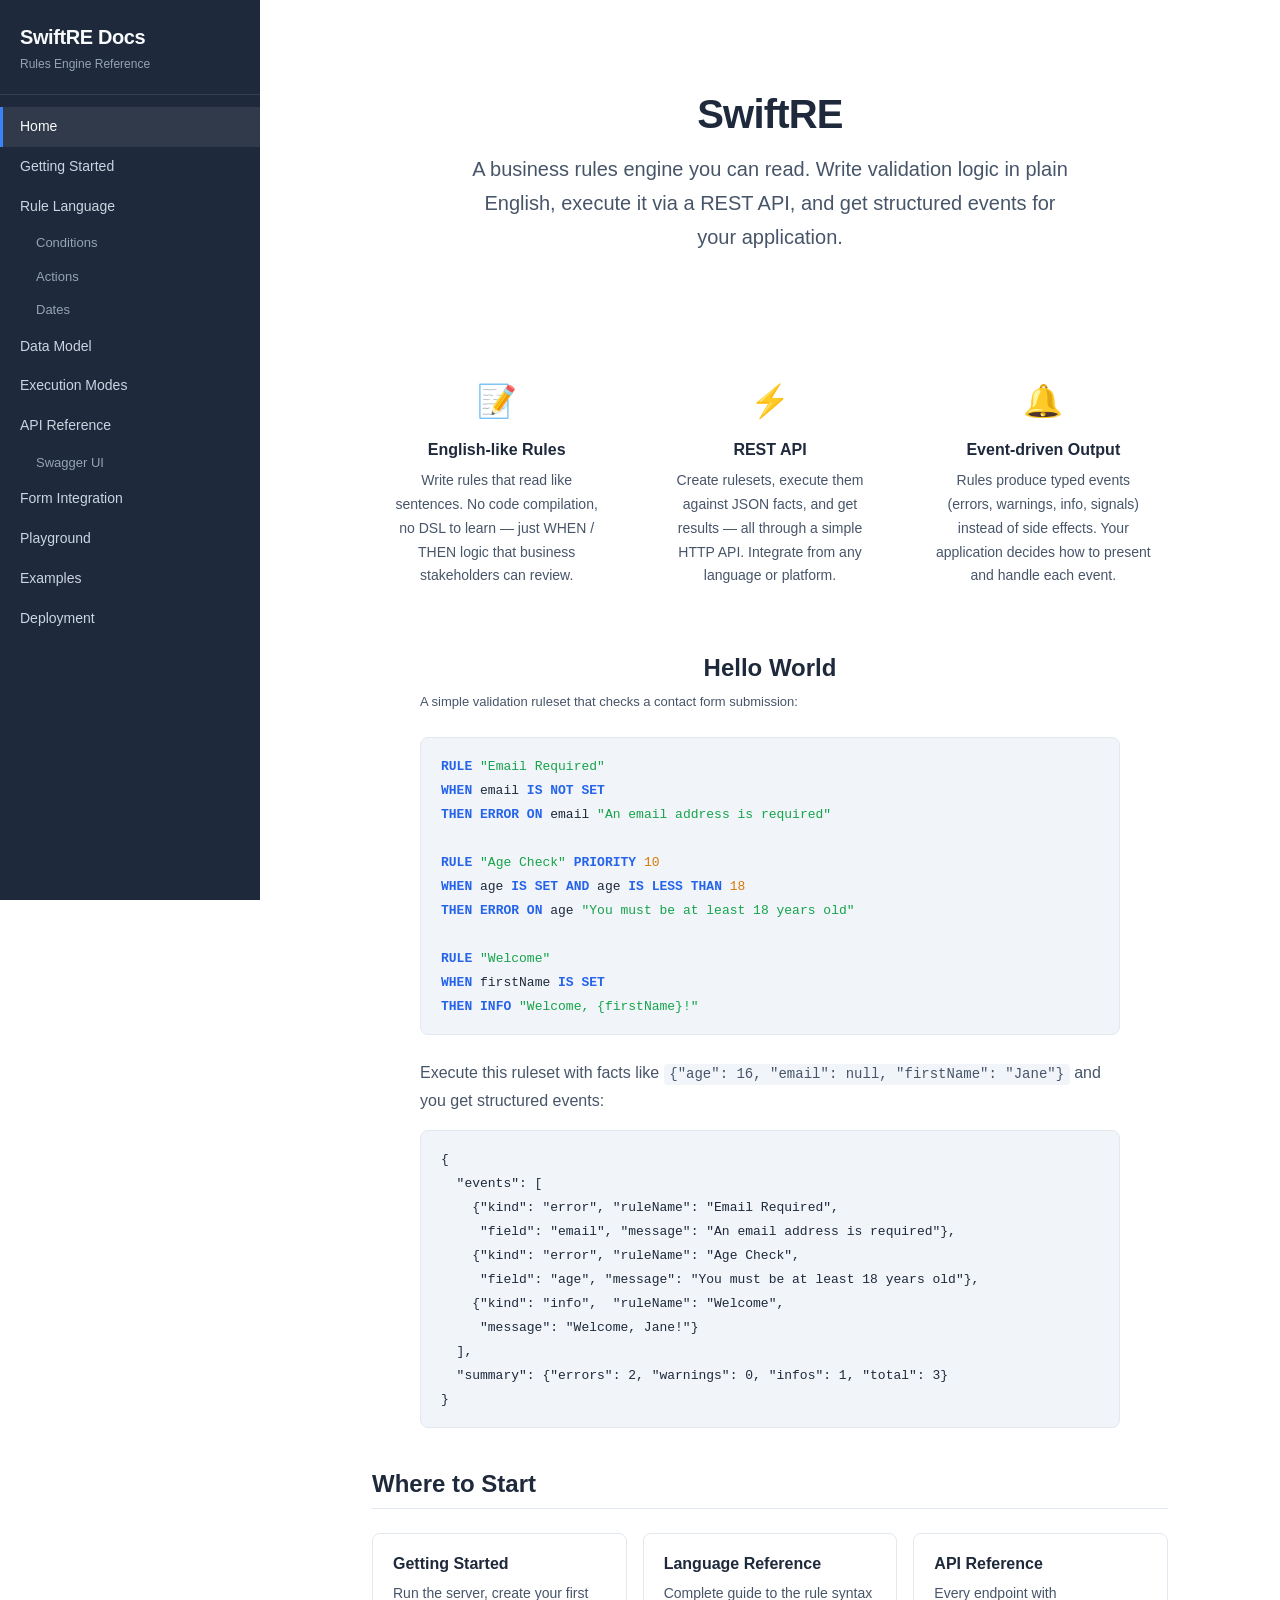
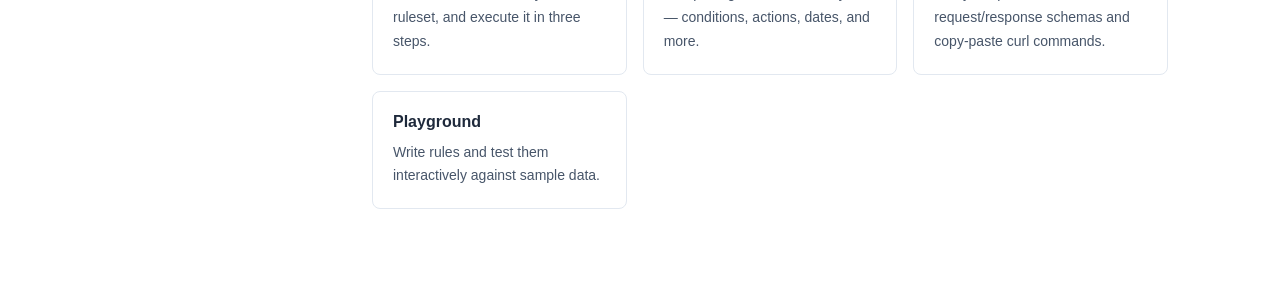
<file: index.html>
<!DOCTYPE html>
<html lang="en">
<head>
    <meta charset="UTF-8">
    <meta name="viewport" content="width=device-width, initial-scale=1.0">
    <title>SwiftRE — A Business Rules Engine You Can Read</title>
    <link rel="stylesheet" href="css/style.css">
</head>
<body>

<button class="menu-toggle" aria-label="Toggle navigation">&#9776;</button>

<aside class="sidebar">
    <div class="sidebar-header">
        <h1>SwiftRE Docs</h1>
        <p>Rules Engine Reference</p>
    </div>
    <nav>
        <ul>
            <li><a href="index.html">Home</a></li>
            <li><a href="pages/getting-started.html">Getting Started</a></li>
            <li>
                <a href="pages/rule-language.html">Rule Language</a>
                <ul>
                    <li><a href="pages/conditions.html">Conditions</a></li>
                    <li><a href="pages/actions.html">Actions</a></li>
                    <li><a href="pages/dates.html">Dates</a></li>
                </ul>
            </li>
            <li><a href="pages/data-model.html">Data Model</a></li>
            <li><a href="pages/execution.html">Execution Modes</a></li>
            <li>
                <a href="pages/api-reference.html">API Reference</a>
                <ul>
                    <li><a href="pages/swagger.html">Swagger UI</a></li>
                </ul>
            </li>
            <li><a href="pages/integration.html">Form Integration</a></li>
            <li><a href="pages/playground.html">Playground</a></li>
            <li><a href="pages/examples.html">Examples</a></li>
            <li><a href="pages/deployment.html">Deployment</a></li>
        </ul>
    </nav>
</aside>

<main class="content">
    <div class="content-inner">

        <div class="hero">
            <h1>SwiftRE</h1>
            <p class="tagline">A business rules engine you can read. Write validation logic in plain English, execute it via a REST API, and get structured events for your application.</p>
        </div>

        <div class="features">
            <div class="feature">
                <div class="feature-icon">&#128221;</div>
                <h3>English-like Rules</h3>
                <p>Write rules that read like sentences. No code compilation, no DSL to learn &mdash; just WHEN / THEN logic that business stakeholders can review.</p>
            </div>
            <div class="feature">
                <div class="feature-icon">&#9889;</div>
                <h3>REST API</h3>
                <p>Create rulesets, execute them against JSON facts, and get results &mdash; all through a simple HTTP API. Integrate from any language or platform.</p>
            </div>
            <div class="feature">
                <div class="feature-icon">&#128276;</div>
                <h3>Event-driven Output</h3>
                <p>Rules produce typed events (errors, warnings, info, signals) instead of side effects. Your application decides how to present and handle each event.</p>
            </div>
        </div>

        <div class="example-block">
            <h2>Hello World</h2>
            <p class="annotation">A simple validation ruleset that checks a contact form submission:</p>
            <pre><code class="language-swiftre">RULE "Email Required"
WHEN email IS NOT SET
THEN ERROR ON email "An email address is required"

RULE "Age Check" PRIORITY 10
WHEN age IS SET AND age IS LESS THAN 18
THEN ERROR ON age "You must be at least 18 years old"

RULE "Welcome"
WHEN firstName IS SET
THEN INFO "Welcome, {firstName}!"</code></pre>

            <p style="margin-top: 1rem;">Execute this ruleset with facts like <code>{"age": 16, "email": null, "firstName": "Jane"}</code> and you get structured events:</p>
            <pre><code>{
  "events": [
    {"kind": "error", "ruleName": "Email Required",
     "field": "email", "message": "An email address is required"},
    {"kind": "error", "ruleName": "Age Check",
     "field": "age", "message": "You must be at least 18 years old"},
    {"kind": "info",  "ruleName": "Welcome",
     "message": "Welcome, Jane!"}
  ],
  "summary": {"errors": 2, "warnings": 0, "infos": 1, "total": 3}
}</code></pre>
        </div>

        <h2>Where to Start</h2>
        <div class="card-grid">
            <a class="card" href="pages/getting-started.html">
                <h3>Getting Started</h3>
                <p>Run the server, create your first ruleset, and execute it in three steps.</p>
            </a>
            <a class="card" href="pages/rule-language.html">
                <h3>Language Reference</h3>
                <p>Complete guide to the rule syntax &mdash; conditions, actions, dates, and more.</p>
            </a>
            <a class="card" href="pages/api-reference.html">
                <h3>API Reference</h3>
                <p>Every endpoint with request/response schemas and copy-paste curl commands.</p>
            </a>
            <a class="card" href="pages/playground.html">
                <h3>Playground</h3>
                <p>Write rules and test them interactively against sample data.</p>
            </a>
        </div>

    </div>
</main>

<script src="js/nav.js"></script>
<script src="js/highlight.js"></script>
</body>
</html>
</file>
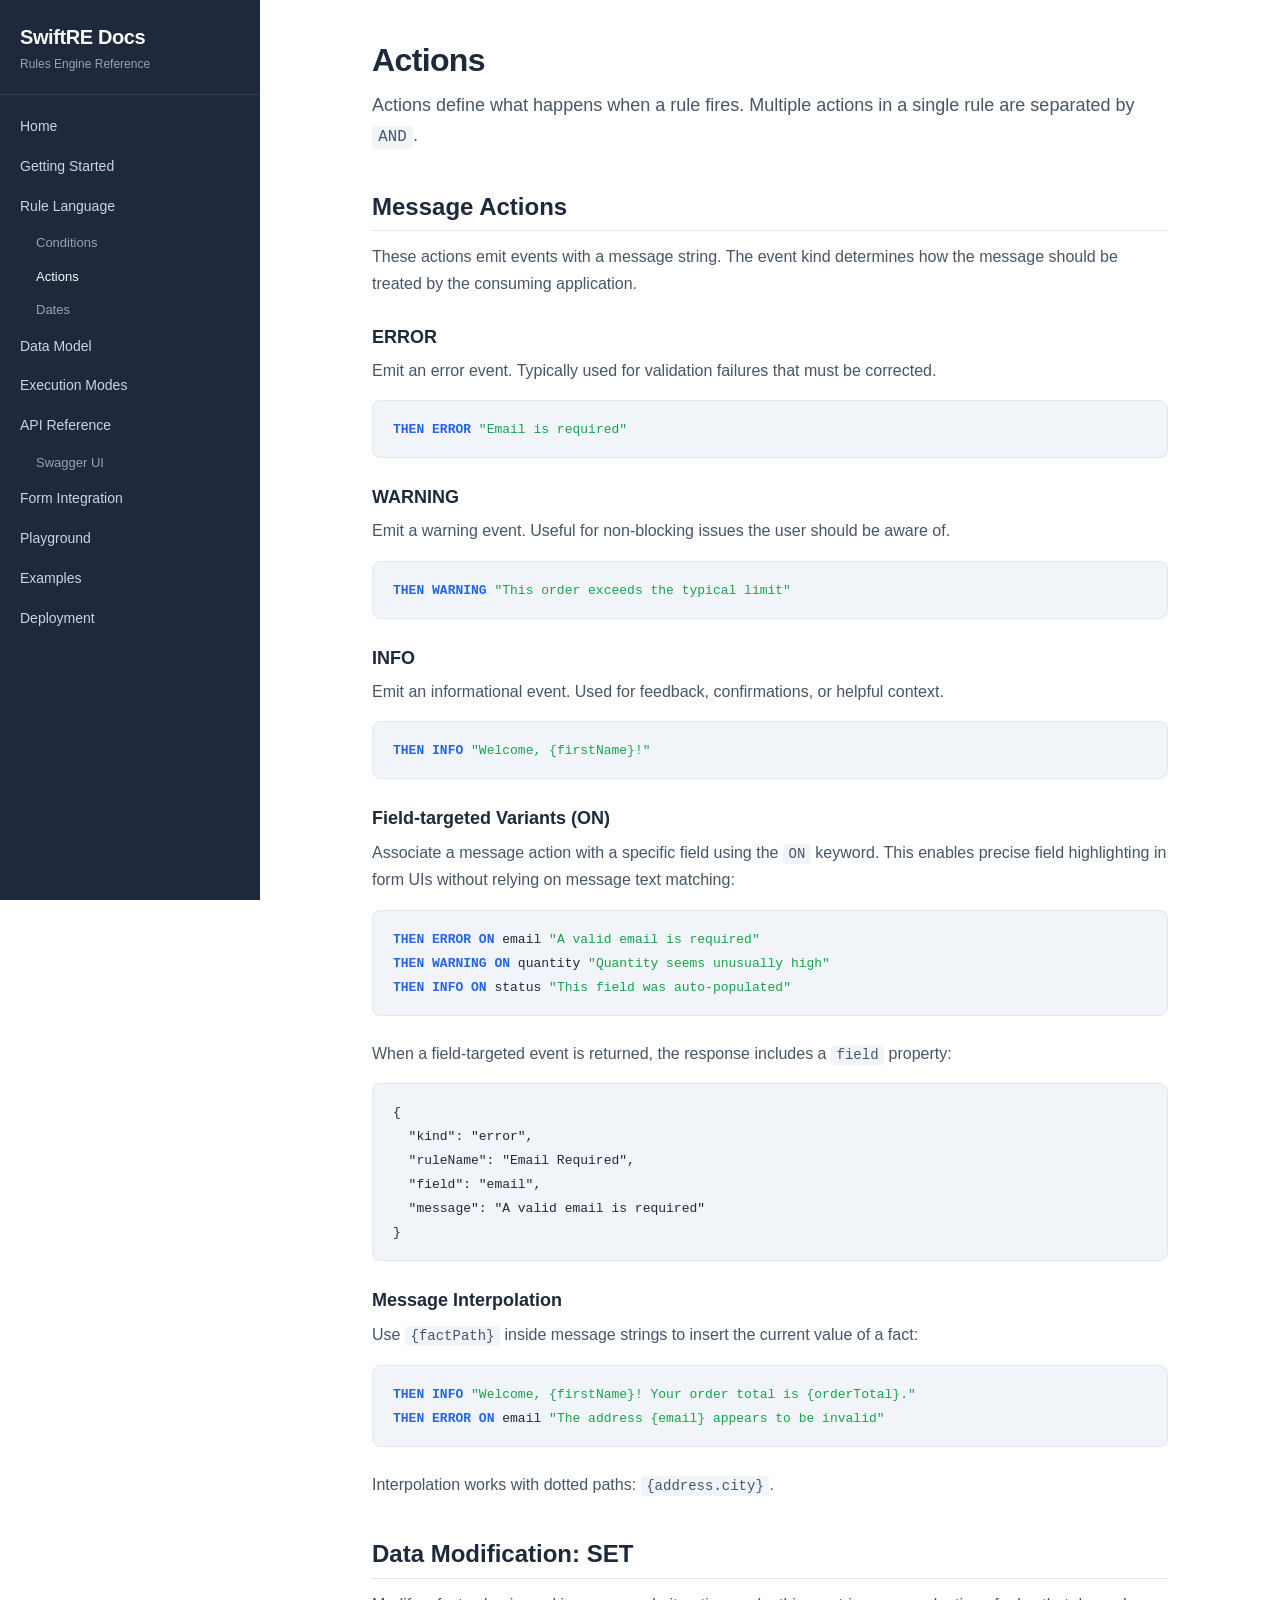
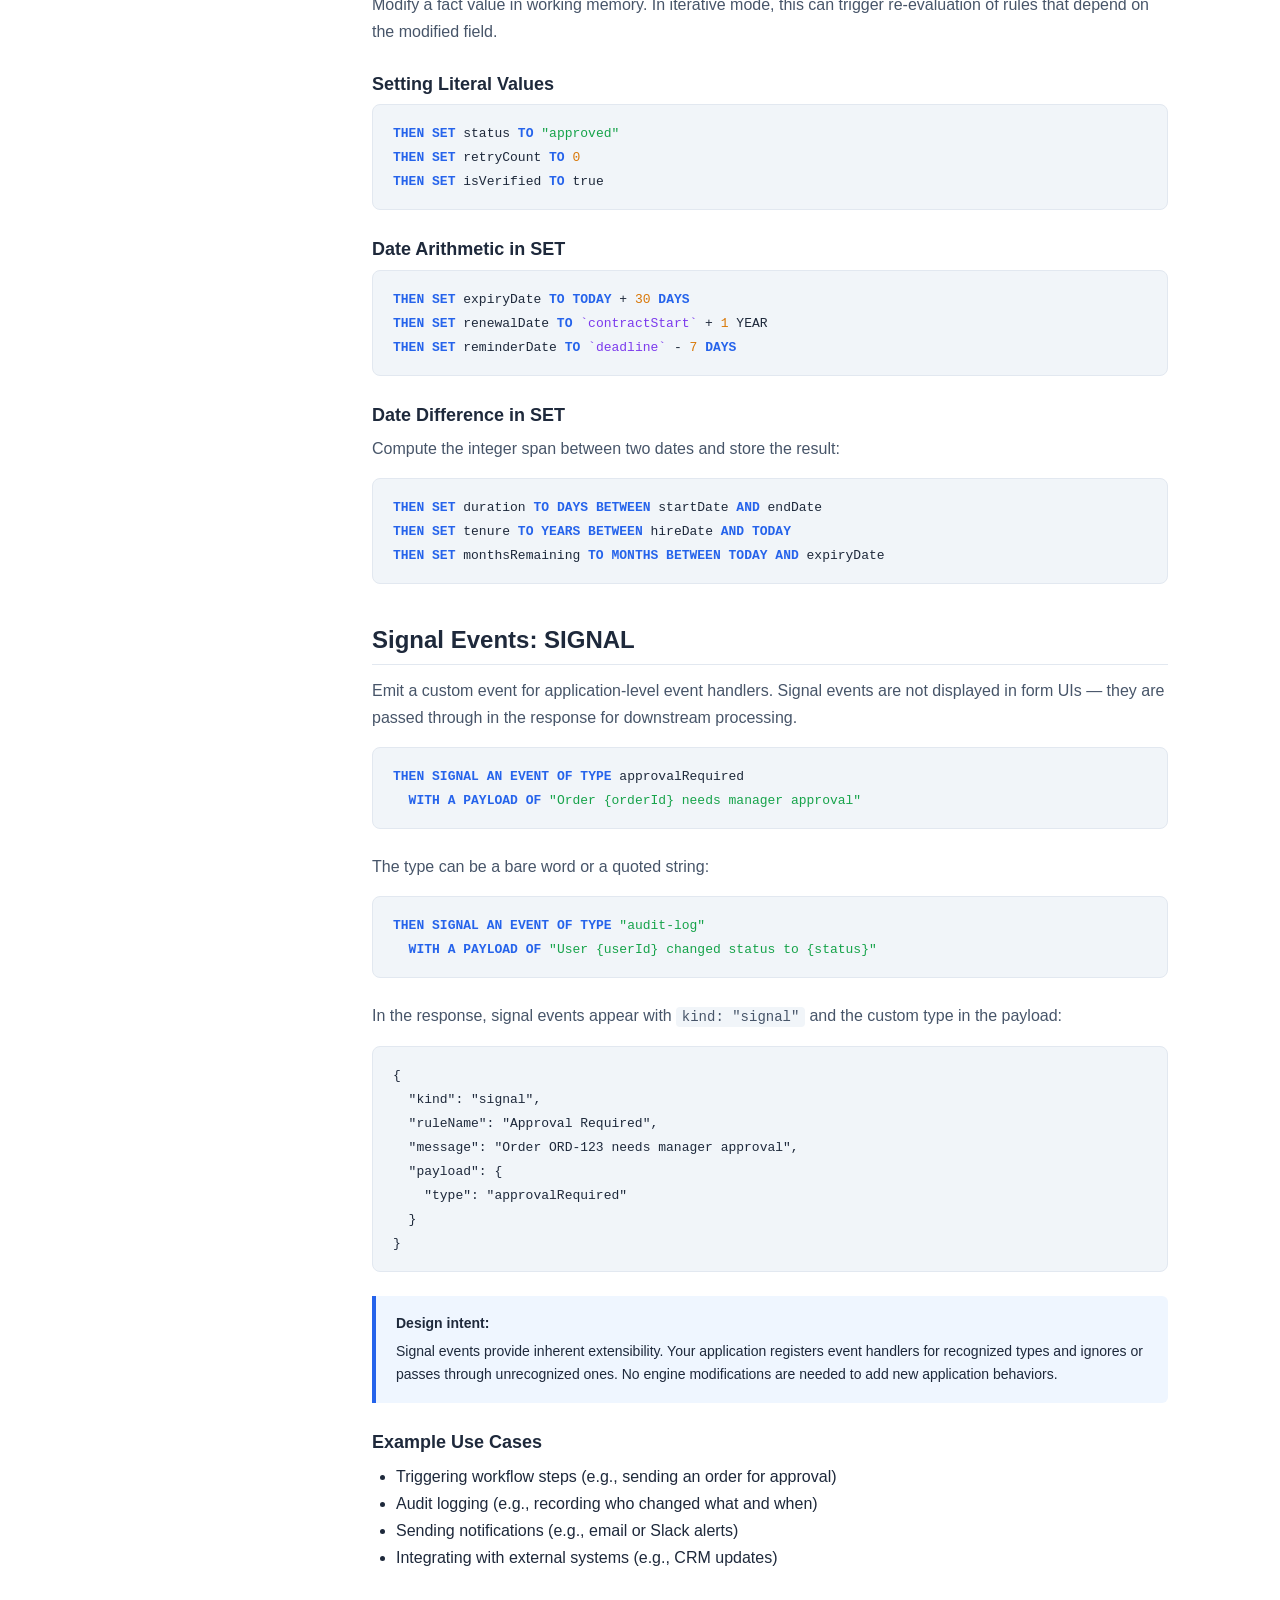
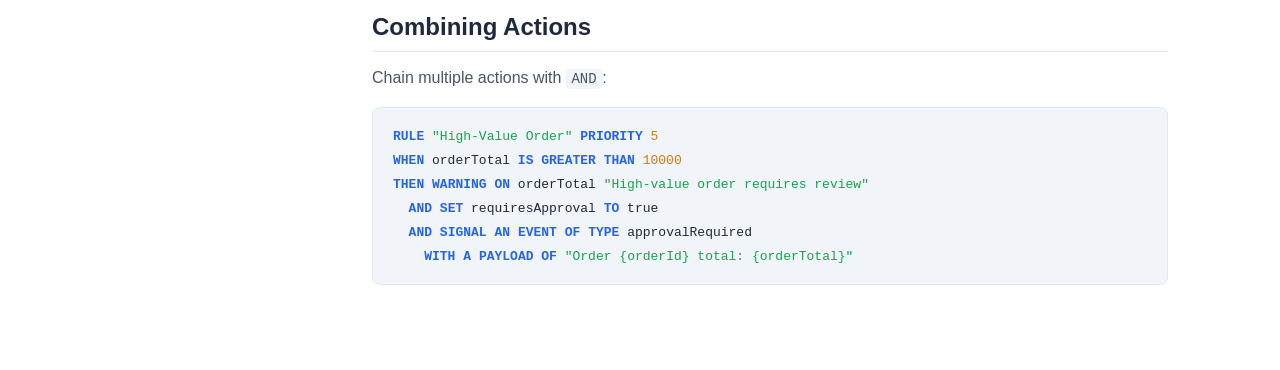
<file: pages/actions.html>
<!DOCTYPE html>
<html lang="en">
<head>
    <meta charset="UTF-8">
    <meta name="viewport" content="width=device-width, initial-scale=1.0">
    <title>Actions — SwiftRE Docs</title>
    <link rel="stylesheet" href="../css/style.css">
</head>
<body>

<button class="menu-toggle" aria-label="Toggle navigation">&#9776;</button>

<aside class="sidebar">
    <div class="sidebar-header">
        <h1>SwiftRE Docs</h1>
        <p>Rules Engine Reference</p>
    </div>
    <nav>
        <ul>
            <li><a href="../index.html">Home</a></li>
            <li><a href="getting-started.html">Getting Started</a></li>
            <li>
                <a href="rule-language.html">Rule Language</a>
                <ul>
                    <li><a href="conditions.html">Conditions</a></li>
                    <li><a href="actions.html">Actions</a></li>
                    <li><a href="dates.html">Dates</a></li>
                </ul>
            </li>
            <li><a href="data-model.html">Data Model</a></li>
            <li><a href="execution.html">Execution Modes</a></li>
            <li>
                <a href="api-reference.html">API Reference</a>
                <ul>
                    <li><a href="swagger.html">Swagger UI</a></li>
                </ul>
            </li>
            <li><a href="integration.html">Form Integration</a></li>
            <li><a href="playground.html">Playground</a></li>
            <li><a href="examples.html">Examples</a></li>
            <li><a href="deployment.html">Deployment</a></li>
        </ul>
    </nav>
</aside>

<main class="content">
    <div class="content-inner">

        <h1>Actions</h1>
        <p class="lead">Actions define what happens when a rule fires. Multiple actions in a single rule are separated by <code>AND</code>.</p>

        <h2>Message Actions</h2>
        <p>These actions emit events with a message string. The event kind determines how the message should be treated by the consuming application.</p>

        <h3>ERROR</h3>
        <p>Emit an error event. Typically used for validation failures that must be corrected.</p>
        <pre><code class="language-swiftre">THEN ERROR "Email is required"</code></pre>

        <h3>WARNING</h3>
        <p>Emit a warning event. Useful for non-blocking issues the user should be aware of.</p>
        <pre><code class="language-swiftre">THEN WARNING "This order exceeds the typical limit"</code></pre>

        <h3>INFO</h3>
        <p>Emit an informational event. Used for feedback, confirmations, or helpful context.</p>
        <pre><code class="language-swiftre">THEN INFO "Welcome, {firstName}!"</code></pre>

        <h3>Field-targeted Variants (ON)</h3>
        <p>Associate a message action with a specific field using the <code>ON</code> keyword. This enables precise field highlighting in form UIs without relying on message text matching:</p>
        <pre><code class="language-swiftre">THEN ERROR ON email "A valid email is required"
THEN WARNING ON quantity "Quantity seems unusually high"
THEN INFO ON status "This field was auto-populated"</code></pre>
        <p>When a field-targeted event is returned, the response includes a <code>field</code> property:</p>
        <pre><code>{
  "kind": "error",
  "ruleName": "Email Required",
  "field": "email",
  "message": "A valid email is required"
}</code></pre>

        <h3>Message Interpolation</h3>
        <p>Use <code>{factPath}</code> inside message strings to insert the current value of a fact:</p>
        <pre><code class="language-swiftre">THEN INFO "Welcome, {firstName}! Your order total is {orderTotal}."
THEN ERROR ON email "The address {email} appears to be invalid"</code></pre>
        <p>Interpolation works with dotted paths: <code>{address.city}</code>.</p>

        <h2>Data Modification: SET</h2>
        <p>Modify a fact value in working memory. In iterative mode, this can trigger re-evaluation of rules that depend on the modified field.</p>

        <h3>Setting Literal Values</h3>
        <pre><code class="language-swiftre">THEN SET status TO "approved"
THEN SET retryCount TO 0
THEN SET isVerified TO true</code></pre>

        <h3>Date Arithmetic in SET</h3>
        <pre><code class="language-swiftre">THEN SET expiryDate TO TODAY + 30 DAYS
THEN SET renewalDate TO `contractStart` + 1 YEAR
THEN SET reminderDate TO `deadline` - 7 DAYS</code></pre>

        <h3>Date Difference in SET</h3>
        <p>Compute the integer span between two dates and store the result:</p>
        <pre><code class="language-swiftre">THEN SET duration TO DAYS BETWEEN startDate AND endDate
THEN SET tenure TO YEARS BETWEEN hireDate AND TODAY
THEN SET monthsRemaining TO MONTHS BETWEEN TODAY AND expiryDate</code></pre>

        <h2>Signal Events: SIGNAL</h2>
        <p>Emit a custom event for application-level event handlers. Signal events are not displayed in form UIs &mdash; they are passed through in the response for downstream processing.</p>

        <pre><code class="language-swiftre">THEN SIGNAL AN EVENT OF TYPE approvalRequired
  WITH A PAYLOAD OF "Order {orderId} needs manager approval"</code></pre>

        <p>The type can be a bare word or a quoted string:</p>
        <pre><code class="language-swiftre">THEN SIGNAL AN EVENT OF TYPE "audit-log"
  WITH A PAYLOAD OF "User {userId} changed status to {status}"</code></pre>

        <p>In the response, signal events appear with <code>kind: "signal"</code> and the custom type in the payload:</p>
        <pre><code>{
  "kind": "signal",
  "ruleName": "Approval Required",
  "message": "Order ORD-123 needs manager approval",
  "payload": {
    "type": "approvalRequired"
  }
}</code></pre>

        <div class="callout">
            <p><strong>Design intent:</strong> Signal events provide inherent extensibility. Your application registers event handlers for recognized types and ignores or passes through unrecognized ones. No engine modifications are needed to add new application behaviors.</p>
        </div>

        <h3>Example Use Cases</h3>
        <ul style="margin-bottom: 1.5rem; padding-left: 1.5rem;">
            <li>Triggering workflow steps (e.g., sending an order for approval)</li>
            <li>Audit logging (e.g., recording who changed what and when)</li>
            <li>Sending notifications (e.g., email or Slack alerts)</li>
            <li>Integrating with external systems (e.g., CRM updates)</li>
        </ul>

        <h2>Combining Actions</h2>
        <p>Chain multiple actions with <code>AND</code>:</p>
        <pre><code class="language-swiftre">RULE "High-Value Order" PRIORITY 5
WHEN orderTotal IS GREATER THAN 10000
THEN WARNING ON orderTotal "High-value order requires review"
  AND SET requiresApproval TO true
  AND SIGNAL AN EVENT OF TYPE approvalRequired
    WITH A PAYLOAD OF "Order {orderId} total: {orderTotal}"</code></pre>

    </div>
</main>

<script src="../js/nav.js"></script>
<script src="../js/highlight.js"></script>
</body>
</html>
</file>
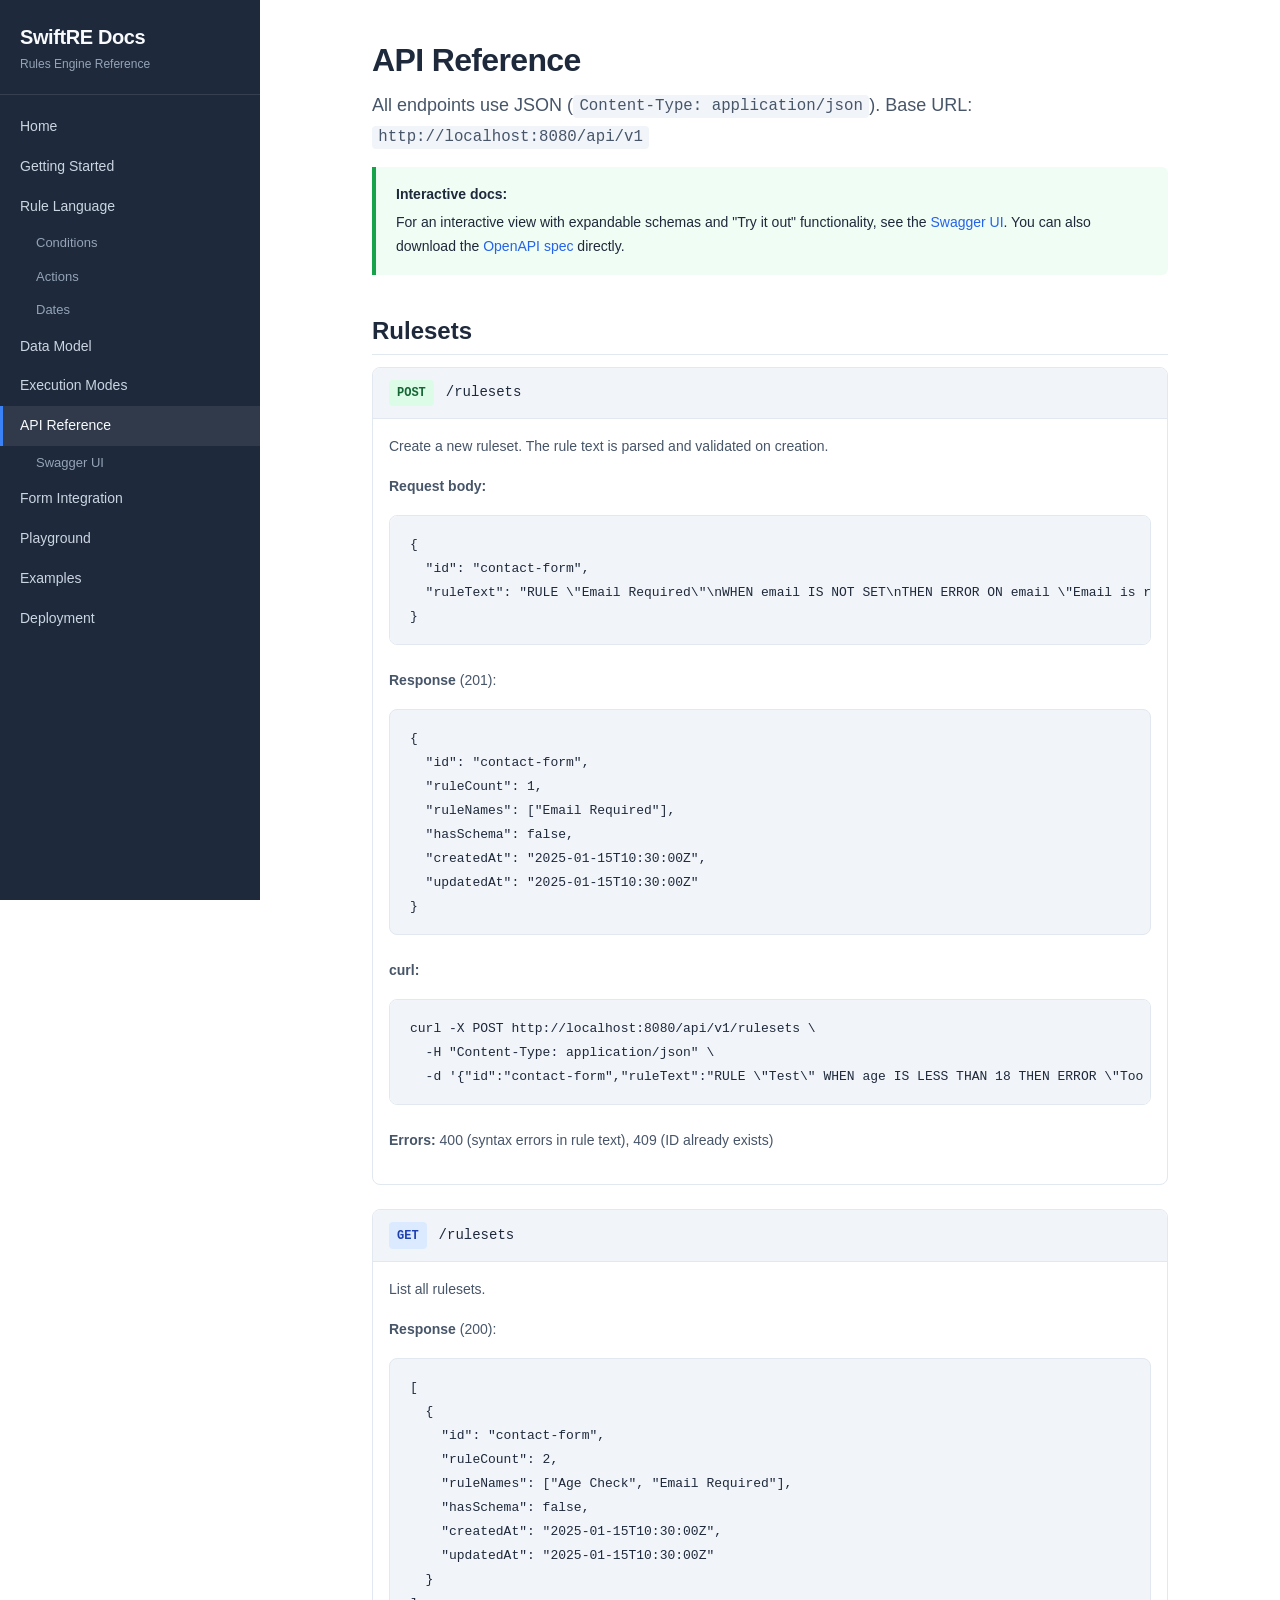
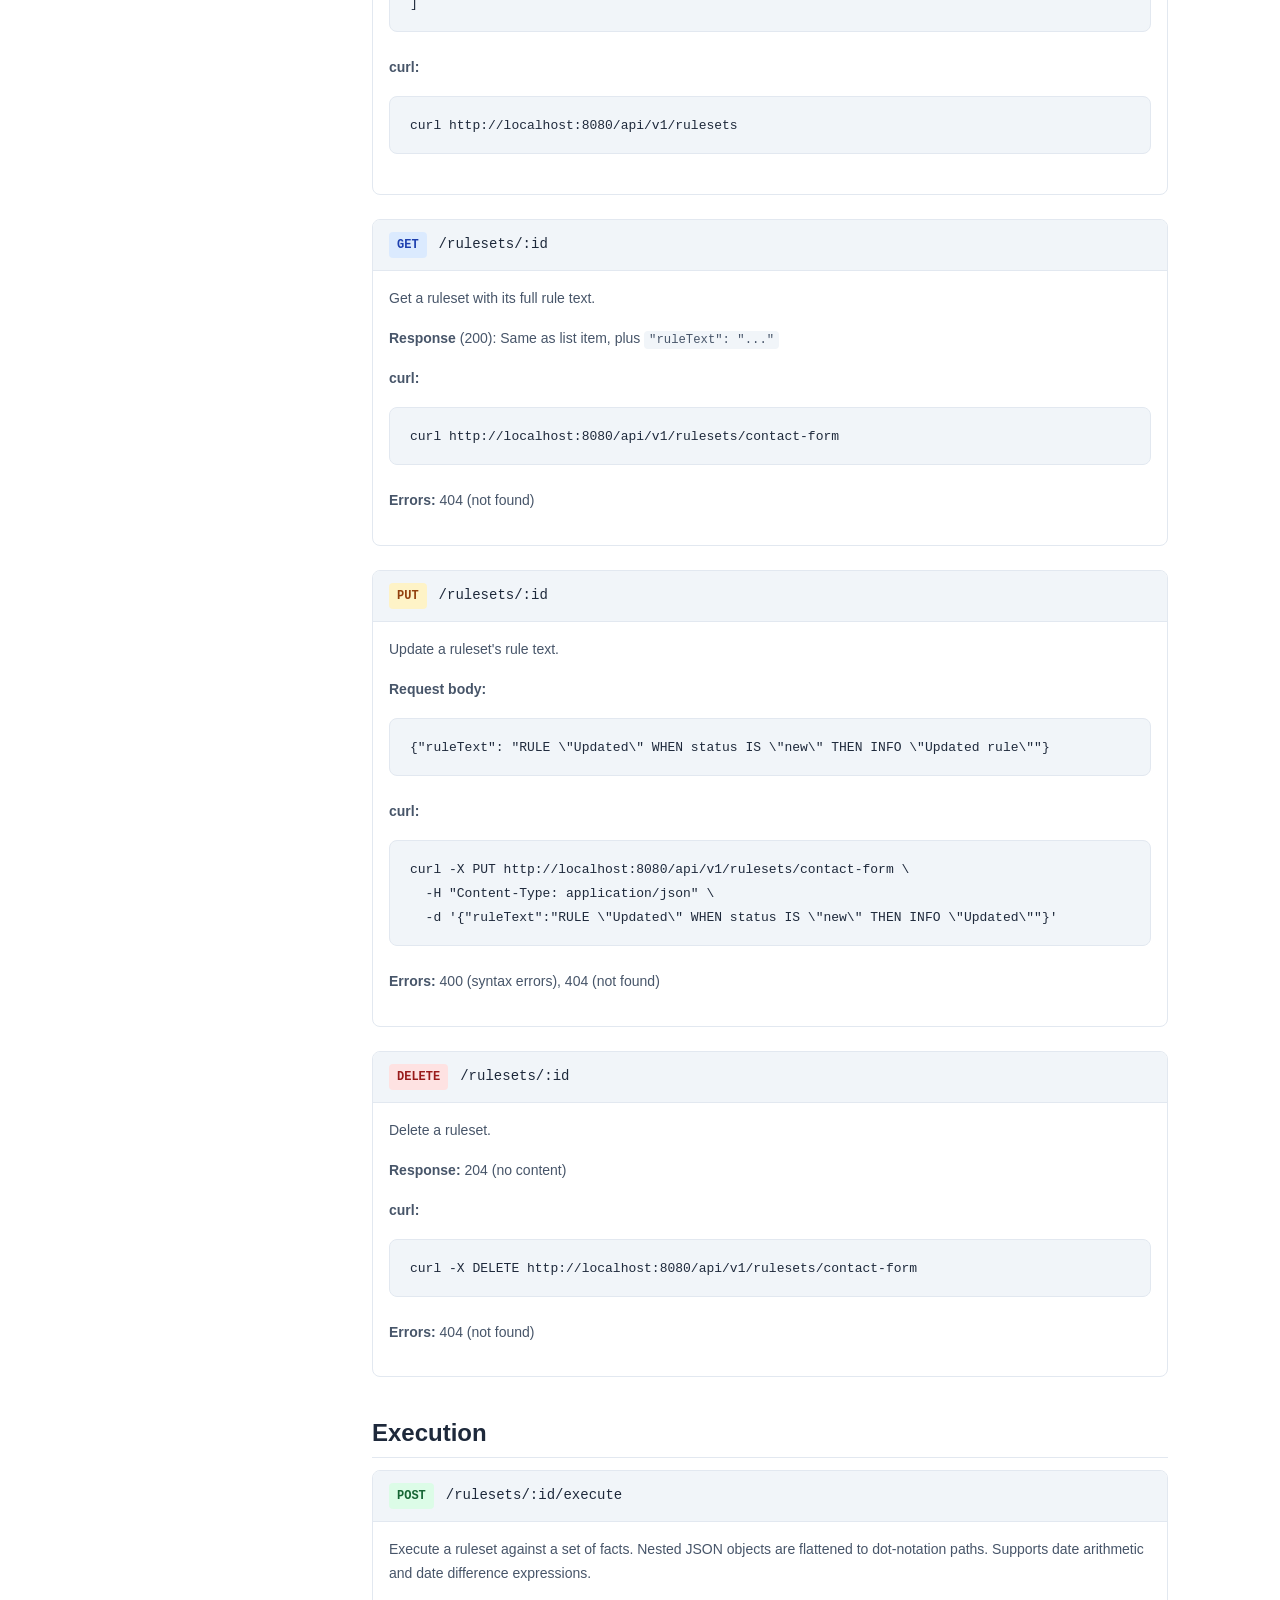
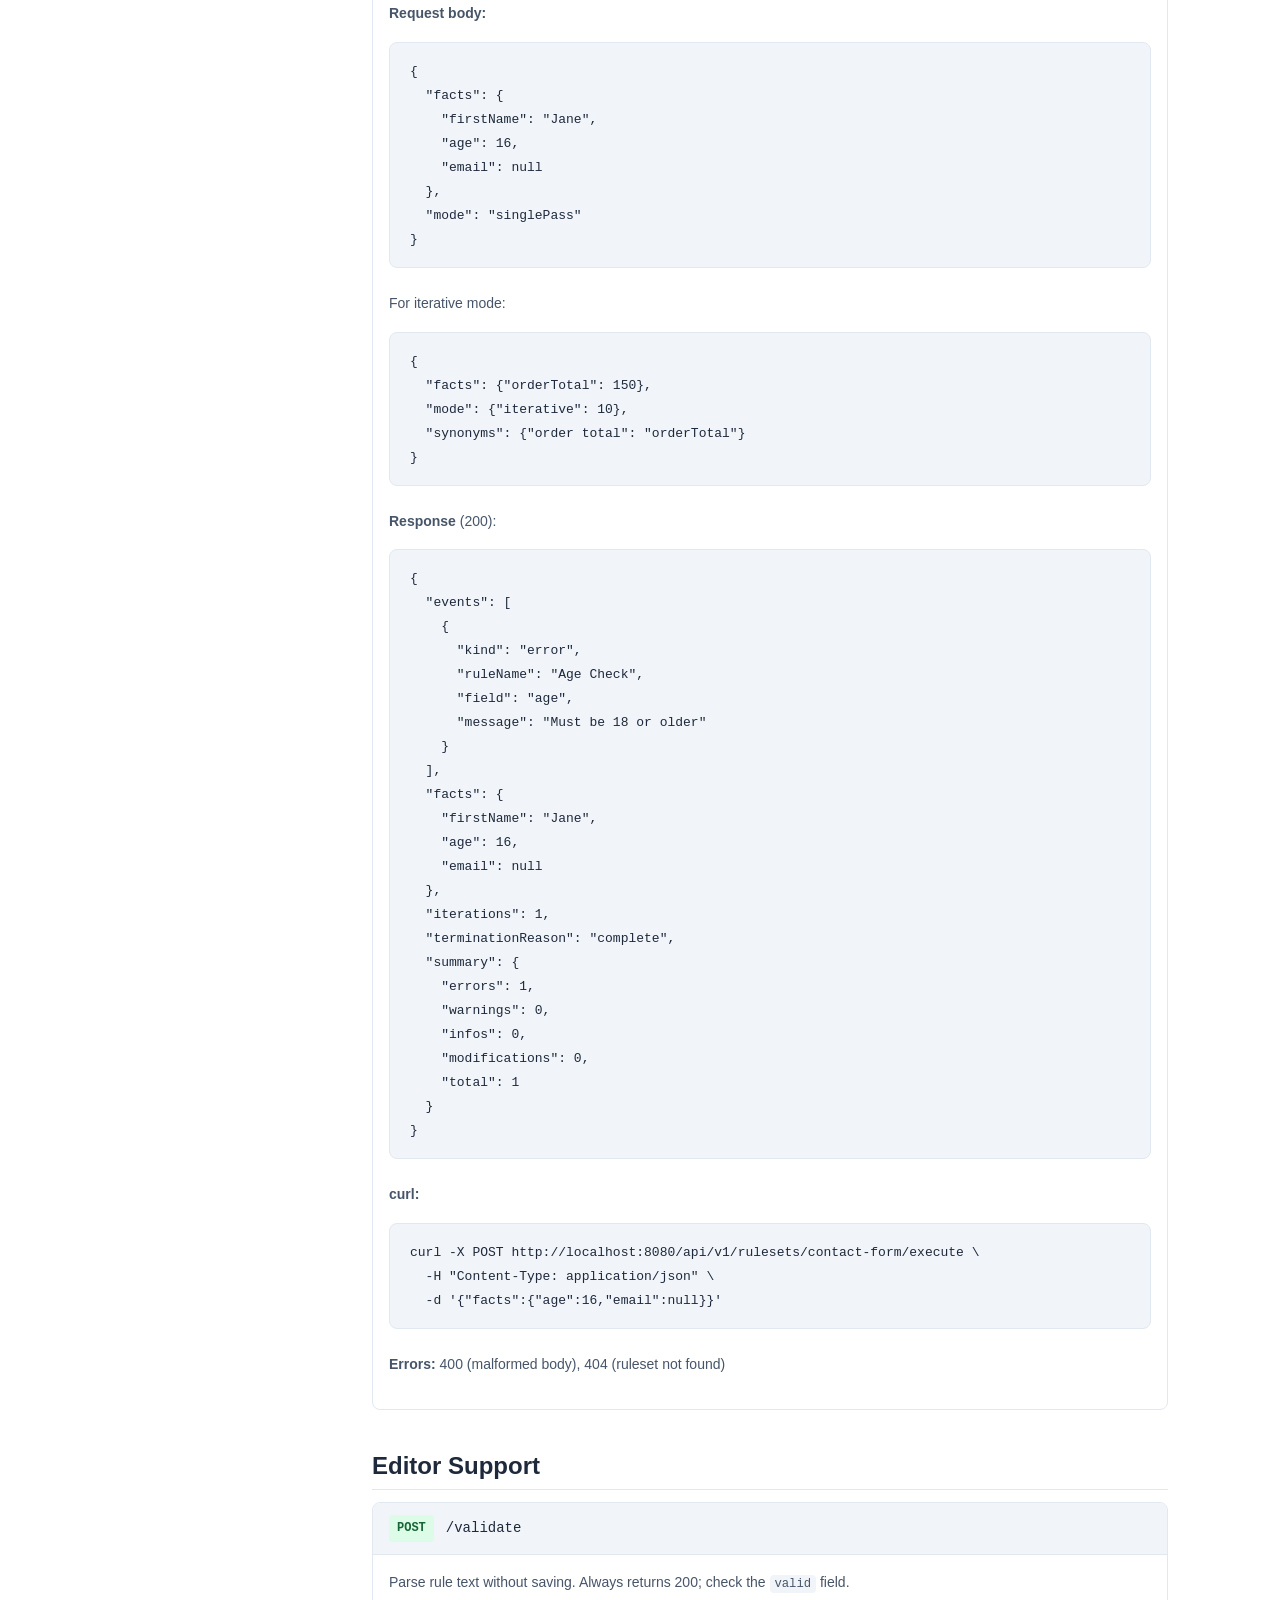
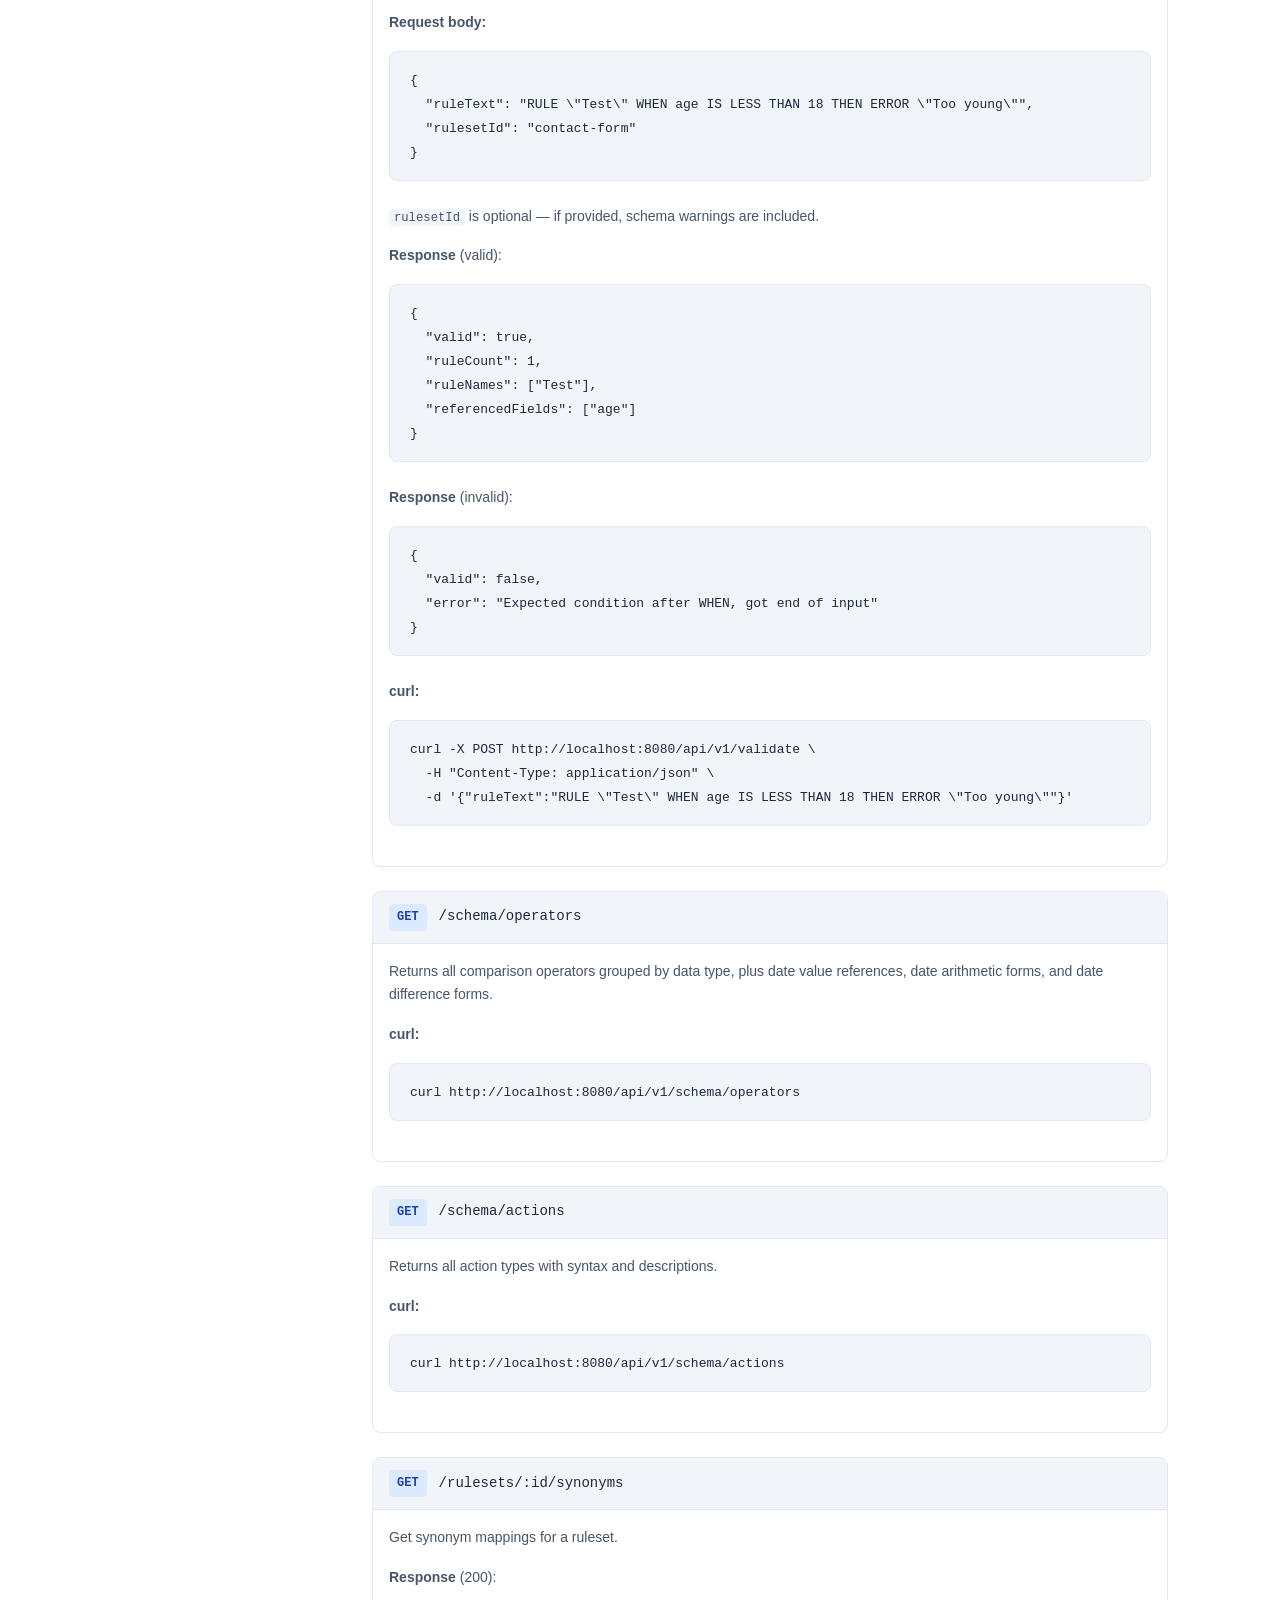
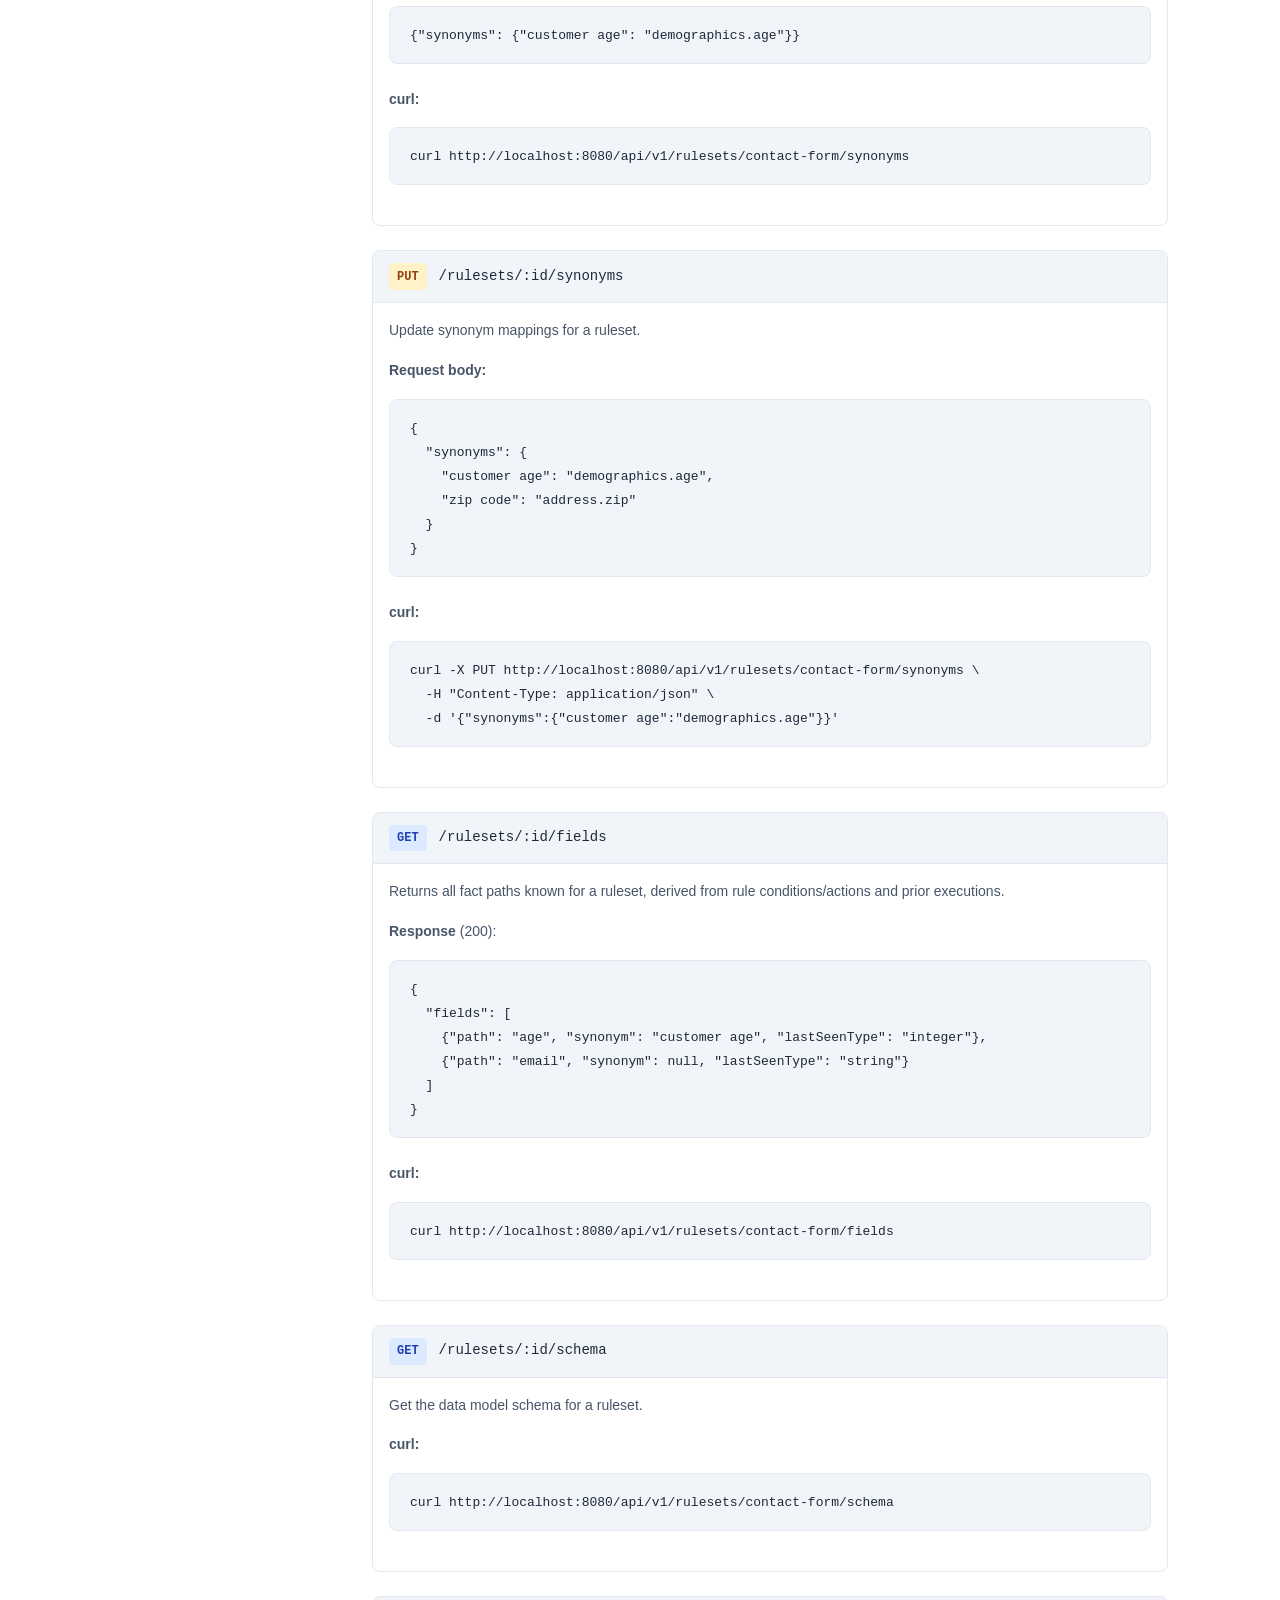
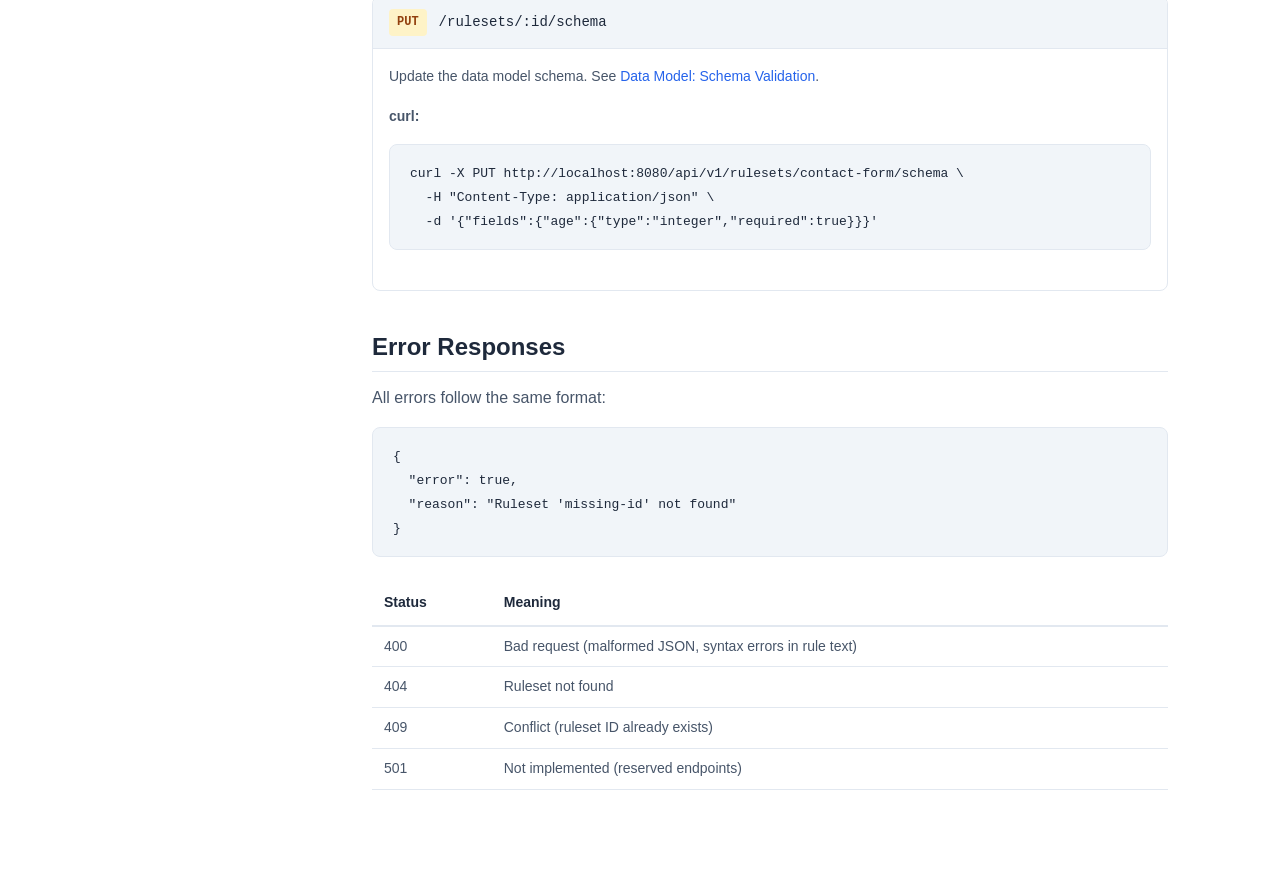
<file: pages/api-reference.html>
<!DOCTYPE html>
<html lang="en">
<head>
    <meta charset="UTF-8">
    <meta name="viewport" content="width=device-width, initial-scale=1.0">
    <title>API Reference — SwiftRE Docs</title>
    <link rel="stylesheet" href="../css/style.css">
</head>
<body>

<button class="menu-toggle" aria-label="Toggle navigation">&#9776;</button>

<aside class="sidebar">
    <div class="sidebar-header">
        <h1>SwiftRE Docs</h1>
        <p>Rules Engine Reference</p>
    </div>
    <nav>
        <ul>
            <li><a href="../index.html">Home</a></li>
            <li><a href="getting-started.html">Getting Started</a></li>
            <li>
                <a href="rule-language.html">Rule Language</a>
                <ul>
                    <li><a href="conditions.html">Conditions</a></li>
                    <li><a href="actions.html">Actions</a></li>
                    <li><a href="dates.html">Dates</a></li>
                </ul>
            </li>
            <li><a href="data-model.html">Data Model</a></li>
            <li><a href="execution.html">Execution Modes</a></li>
            <li>
                <a href="api-reference.html">API Reference</a>
                <ul>
                    <li><a href="swagger.html">Swagger UI</a></li>
                </ul>
            </li>
            <li><a href="integration.html">Form Integration</a></li>
            <li><a href="playground.html">Playground</a></li>
            <li><a href="examples.html">Examples</a></li>
            <li><a href="deployment.html">Deployment</a></li>
        </ul>
    </nav>
</aside>

<main class="content">
    <div class="content-inner">

        <h1>API Reference</h1>
        <p class="lead">All endpoints use JSON (<code>Content-Type: application/json</code>). Base URL: <code>http://localhost:8080/api/v1</code></p>

        <div class="callout tip">
            <p><strong>Interactive docs:</strong> For an interactive view with expandable schemas and "Try it out" functionality, see the <a href="swagger.html">Swagger UI</a>. You can also download the <a href="../openapi.yaml">OpenAPI spec</a> directly.</p>
        </div>

        <h2>Rulesets</h2>

        <!-- CREATE -->
        <div class="endpoint">
            <div class="endpoint-header">
                <span class="method post">POST</span>
                <span class="endpoint-path">/rulesets</span>
            </div>
            <div class="endpoint-body">
                <p>Create a new ruleset. The rule text is parsed and validated on creation.</p>
                <p><strong>Request body:</strong></p>
                <pre><code>{
  "id": "contact-form",
  "ruleText": "RULE \"Email Required\"\nWHEN email IS NOT SET\nTHEN ERROR ON email \"Email is required\""
}</code></pre>
                <p><strong>Response</strong> (201):</p>
                <pre><code>{
  "id": "contact-form",
  "ruleCount": 1,
  "ruleNames": ["Email Required"],
  "hasSchema": false,
  "createdAt": "2025-01-15T10:30:00Z",
  "updatedAt": "2025-01-15T10:30:00Z"
}</code></pre>
                <p><strong>curl:</strong></p>
                <pre><code>curl -X POST http://localhost:8080/api/v1/rulesets \
  -H "Content-Type: application/json" \
  -d '{"id":"contact-form","ruleText":"RULE \"Test\" WHEN age IS LESS THAN 18 THEN ERROR \"Too young\""}'</code></pre>
                <p><strong>Errors:</strong> 400 (syntax errors in rule text), 409 (ID already exists)</p>
            </div>
        </div>

        <!-- LIST -->
        <div class="endpoint">
            <div class="endpoint-header">
                <span class="method get">GET</span>
                <span class="endpoint-path">/rulesets</span>
            </div>
            <div class="endpoint-body">
                <p>List all rulesets.</p>
                <p><strong>Response</strong> (200):</p>
                <pre><code>[
  {
    "id": "contact-form",
    "ruleCount": 2,
    "ruleNames": ["Age Check", "Email Required"],
    "hasSchema": false,
    "createdAt": "2025-01-15T10:30:00Z",
    "updatedAt": "2025-01-15T10:30:00Z"
  }
]</code></pre>
                <p><strong>curl:</strong></p>
                <pre><code>curl http://localhost:8080/api/v1/rulesets</code></pre>
            </div>
        </div>

        <!-- GET DETAIL -->
        <div class="endpoint">
            <div class="endpoint-header">
                <span class="method get">GET</span>
                <span class="endpoint-path">/rulesets/:id</span>
            </div>
            <div class="endpoint-body">
                <p>Get a ruleset with its full rule text.</p>
                <p><strong>Response</strong> (200): Same as list item, plus <code>"ruleText": "..."</code></p>
                <p><strong>curl:</strong></p>
                <pre><code>curl http://localhost:8080/api/v1/rulesets/contact-form</code></pre>
                <p><strong>Errors:</strong> 404 (not found)</p>
            </div>
        </div>

        <!-- UPDATE -->
        <div class="endpoint">
            <div class="endpoint-header">
                <span class="method put">PUT</span>
                <span class="endpoint-path">/rulesets/:id</span>
            </div>
            <div class="endpoint-body">
                <p>Update a ruleset's rule text.</p>
                <p><strong>Request body:</strong></p>
                <pre><code>{"ruleText": "RULE \"Updated\" WHEN status IS \"new\" THEN INFO \"Updated rule\""}</code></pre>
                <p><strong>curl:</strong></p>
                <pre><code>curl -X PUT http://localhost:8080/api/v1/rulesets/contact-form \
  -H "Content-Type: application/json" \
  -d '{"ruleText":"RULE \"Updated\" WHEN status IS \"new\" THEN INFO \"Updated\""}'</code></pre>
                <p><strong>Errors:</strong> 400 (syntax errors), 404 (not found)</p>
            </div>
        </div>

        <!-- DELETE -->
        <div class="endpoint">
            <div class="endpoint-header">
                <span class="method delete">DELETE</span>
                <span class="endpoint-path">/rulesets/:id</span>
            </div>
            <div class="endpoint-body">
                <p>Delete a ruleset.</p>
                <p><strong>Response:</strong> 204 (no content)</p>
                <p><strong>curl:</strong></p>
                <pre><code>curl -X DELETE http://localhost:8080/api/v1/rulesets/contact-form</code></pre>
                <p><strong>Errors:</strong> 404 (not found)</p>
            </div>
        </div>

        <h2>Execution</h2>

        <!-- EXECUTE -->
        <div class="endpoint">
            <div class="endpoint-header">
                <span class="method post">POST</span>
                <span class="endpoint-path">/rulesets/:id/execute</span>
            </div>
            <div class="endpoint-body">
                <p>Execute a ruleset against a set of facts. Nested JSON objects are flattened to dot-notation paths. Supports date arithmetic and date difference expressions.</p>
                <p><strong>Request body:</strong></p>
                <pre><code>{
  "facts": {
    "firstName": "Jane",
    "age": 16,
    "email": null
  },
  "mode": "singlePass"
}</code></pre>
                <p>For iterative mode:</p>
                <pre><code>{
  "facts": {"orderTotal": 150},
  "mode": {"iterative": 10},
  "synonyms": {"order total": "orderTotal"}
}</code></pre>
                <p><strong>Response</strong> (200):</p>
                <pre><code>{
  "events": [
    {
      "kind": "error",
      "ruleName": "Age Check",
      "field": "age",
      "message": "Must be 18 or older"
    }
  ],
  "facts": {
    "firstName": "Jane",
    "age": 16,
    "email": null
  },
  "iterations": 1,
  "terminationReason": "complete",
  "summary": {
    "errors": 1,
    "warnings": 0,
    "infos": 0,
    "modifications": 0,
    "total": 1
  }
}</code></pre>
                <p><strong>curl:</strong></p>
                <pre><code>curl -X POST http://localhost:8080/api/v1/rulesets/contact-form/execute \
  -H "Content-Type: application/json" \
  -d '{"facts":{"age":16,"email":null}}'</code></pre>
                <p><strong>Errors:</strong> 400 (malformed body), 404 (ruleset not found)</p>
            </div>
        </div>

        <h2>Editor Support</h2>

        <!-- VALIDATE -->
        <div class="endpoint">
            <div class="endpoint-header">
                <span class="method post">POST</span>
                <span class="endpoint-path">/validate</span>
            </div>
            <div class="endpoint-body">
                <p>Parse rule text without saving. Always returns 200; check the <code>valid</code> field.</p>
                <p><strong>Request body:</strong></p>
                <pre><code>{
  "ruleText": "RULE \"Test\" WHEN age IS LESS THAN 18 THEN ERROR \"Too young\"",
  "rulesetId": "contact-form"
}</code></pre>
                <p><code>rulesetId</code> is optional &mdash; if provided, schema warnings are included.</p>
                <p><strong>Response</strong> (valid):</p>
                <pre><code>{
  "valid": true,
  "ruleCount": 1,
  "ruleNames": ["Test"],
  "referencedFields": ["age"]
}</code></pre>
                <p><strong>Response</strong> (invalid):</p>
                <pre><code>{
  "valid": false,
  "error": "Expected condition after WHEN, got end of input"
}</code></pre>
                <p><strong>curl:</strong></p>
                <pre><code>curl -X POST http://localhost:8080/api/v1/validate \
  -H "Content-Type: application/json" \
  -d '{"ruleText":"RULE \"Test\" WHEN age IS LESS THAN 18 THEN ERROR \"Too young\""}'</code></pre>
            </div>
        </div>

        <!-- OPERATORS -->
        <div class="endpoint">
            <div class="endpoint-header">
                <span class="method get">GET</span>
                <span class="endpoint-path">/schema/operators</span>
            </div>
            <div class="endpoint-body">
                <p>Returns all comparison operators grouped by data type, plus date value references, date arithmetic forms, and date difference forms.</p>
                <p><strong>curl:</strong></p>
                <pre><code>curl http://localhost:8080/api/v1/schema/operators</code></pre>
            </div>
        </div>

        <!-- ACTIONS -->
        <div class="endpoint">
            <div class="endpoint-header">
                <span class="method get">GET</span>
                <span class="endpoint-path">/schema/actions</span>
            </div>
            <div class="endpoint-body">
                <p>Returns all action types with syntax and descriptions.</p>
                <p><strong>curl:</strong></p>
                <pre><code>curl http://localhost:8080/api/v1/schema/actions</code></pre>
            </div>
        </div>

        <!-- SYNONYMS GET -->
        <div class="endpoint">
            <div class="endpoint-header">
                <span class="method get">GET</span>
                <span class="endpoint-path">/rulesets/:id/synonyms</span>
            </div>
            <div class="endpoint-body">
                <p>Get synonym mappings for a ruleset.</p>
                <p><strong>Response</strong> (200):</p>
                <pre><code>{"synonyms": {"customer age": "demographics.age"}}</code></pre>
                <p><strong>curl:</strong></p>
                <pre><code>curl http://localhost:8080/api/v1/rulesets/contact-form/synonyms</code></pre>
            </div>
        </div>

        <!-- SYNONYMS PUT -->
        <div class="endpoint">
            <div class="endpoint-header">
                <span class="method put">PUT</span>
                <span class="endpoint-path">/rulesets/:id/synonyms</span>
            </div>
            <div class="endpoint-body">
                <p>Update synonym mappings for a ruleset.</p>
                <p><strong>Request body:</strong></p>
                <pre><code>{
  "synonyms": {
    "customer age": "demographics.age",
    "zip code": "address.zip"
  }
}</code></pre>
                <p><strong>curl:</strong></p>
                <pre><code>curl -X PUT http://localhost:8080/api/v1/rulesets/contact-form/synonyms \
  -H "Content-Type: application/json" \
  -d '{"synonyms":{"customer age":"demographics.age"}}'</code></pre>
            </div>
        </div>

        <!-- FIELDS -->
        <div class="endpoint">
            <div class="endpoint-header">
                <span class="method get">GET</span>
                <span class="endpoint-path">/rulesets/:id/fields</span>
            </div>
            <div class="endpoint-body">
                <p>Returns all fact paths known for a ruleset, derived from rule conditions/actions and prior executions.</p>
                <p><strong>Response</strong> (200):</p>
                <pre><code>{
  "fields": [
    {"path": "age", "synonym": "customer age", "lastSeenType": "integer"},
    {"path": "email", "synonym": null, "lastSeenType": "string"}
  ]
}</code></pre>
                <p><strong>curl:</strong></p>
                <pre><code>curl http://localhost:8080/api/v1/rulesets/contact-form/fields</code></pre>
            </div>
        </div>

        <!-- SCHEMA GET/PUT -->
        <div class="endpoint">
            <div class="endpoint-header">
                <span class="method get">GET</span>
                <span class="endpoint-path">/rulesets/:id/schema</span>
            </div>
            <div class="endpoint-body">
                <p>Get the data model schema for a ruleset.</p>
                <p><strong>curl:</strong></p>
                <pre><code>curl http://localhost:8080/api/v1/rulesets/contact-form/schema</code></pre>
            </div>
        </div>

        <div class="endpoint">
            <div class="endpoint-header">
                <span class="method put">PUT</span>
                <span class="endpoint-path">/rulesets/:id/schema</span>
            </div>
            <div class="endpoint-body">
                <p>Update the data model schema. See <a href="data-model.html#schema-validation">Data Model: Schema Validation</a>.</p>
                <p><strong>curl:</strong></p>
                <pre><code>curl -X PUT http://localhost:8080/api/v1/rulesets/contact-form/schema \
  -H "Content-Type: application/json" \
  -d '{"fields":{"age":{"type":"integer","required":true}}}'</code></pre>
            </div>
        </div>

        <h2>Error Responses</h2>
        <p>All errors follow the same format:</p>
        <pre><code>{
  "error": true,
  "reason": "Ruleset 'missing-id' not found"
}</code></pre>
        <table>
            <thead>
                <tr><th>Status</th><th>Meaning</th></tr>
            </thead>
            <tbody>
                <tr><td>400</td><td>Bad request (malformed JSON, syntax errors in rule text)</td></tr>
                <tr><td>404</td><td>Ruleset not found</td></tr>
                <tr><td>409</td><td>Conflict (ruleset ID already exists)</td></tr>
                <tr><td>501</td><td>Not implemented (reserved endpoints)</td></tr>
            </tbody>
        </table>

    </div>
</main>

<script src="../js/nav.js"></script>
<script src="../js/highlight.js"></script>
</body>
</html>
</file>
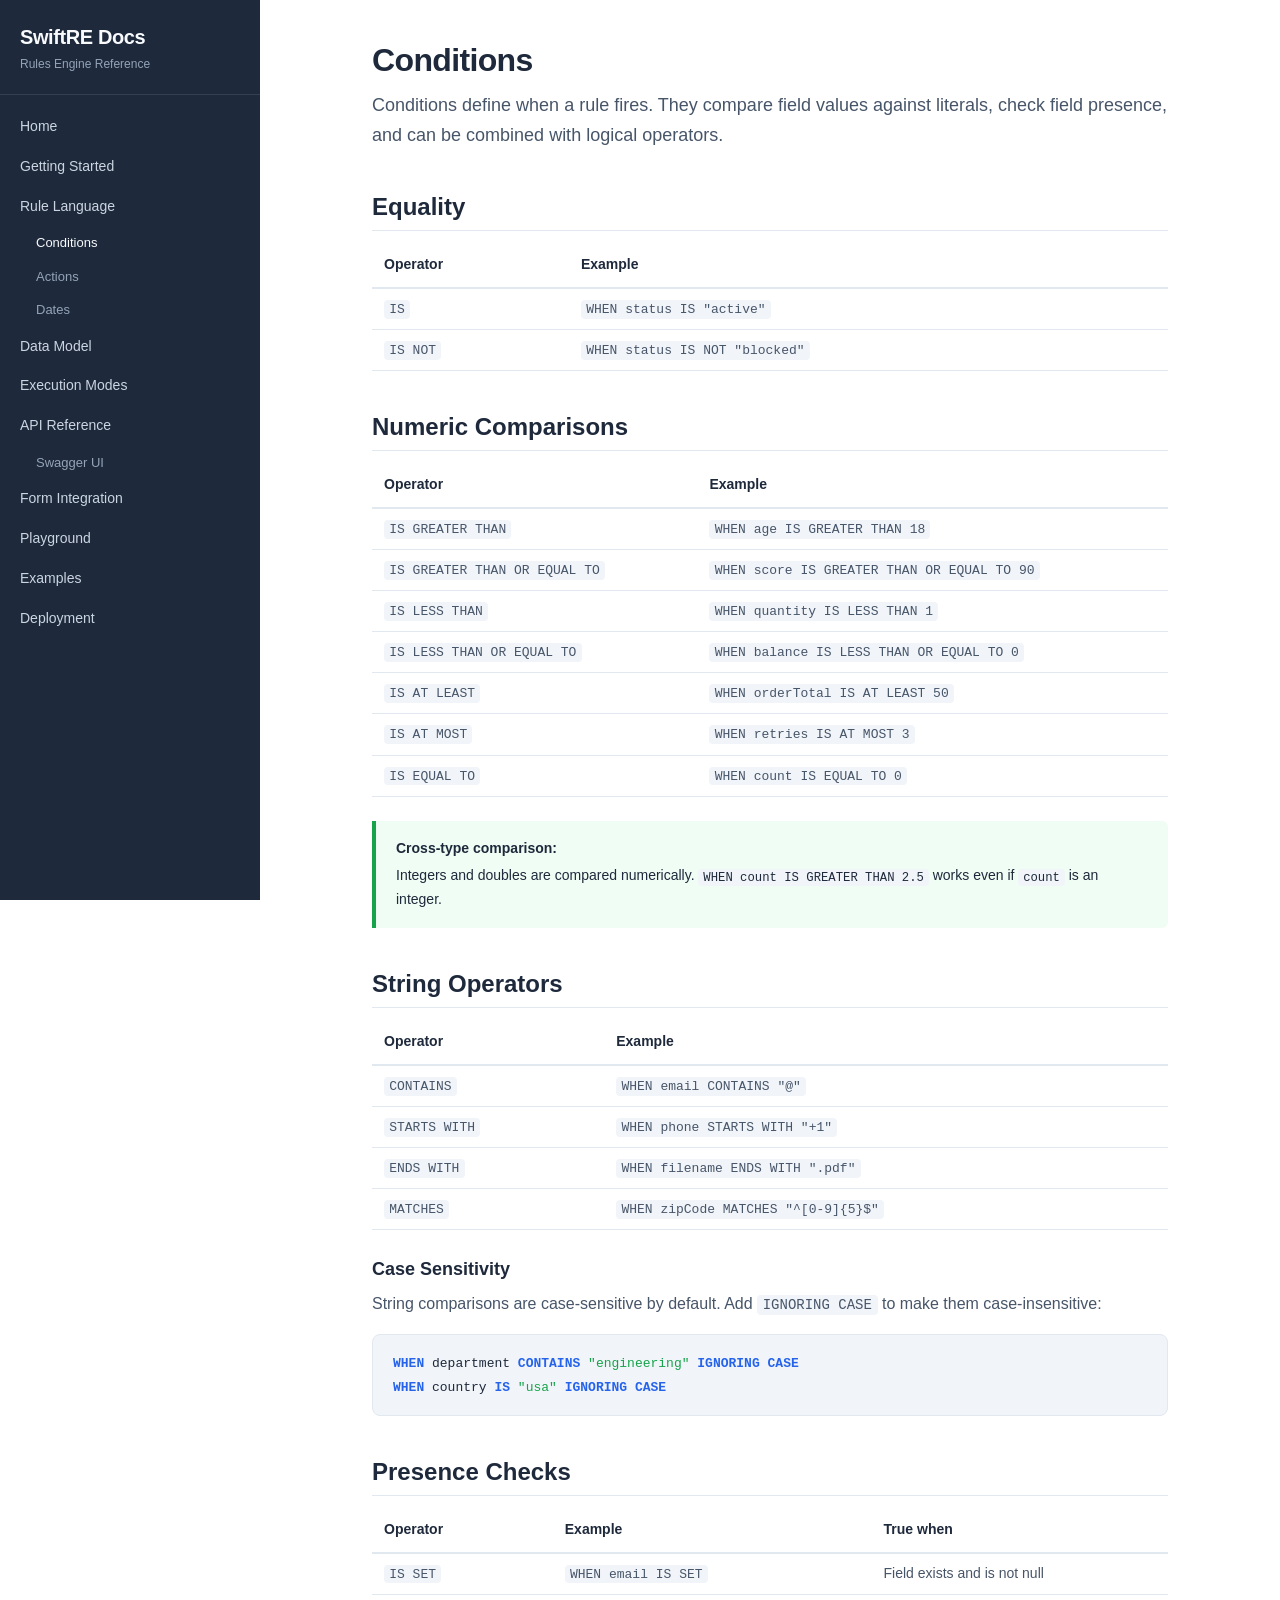
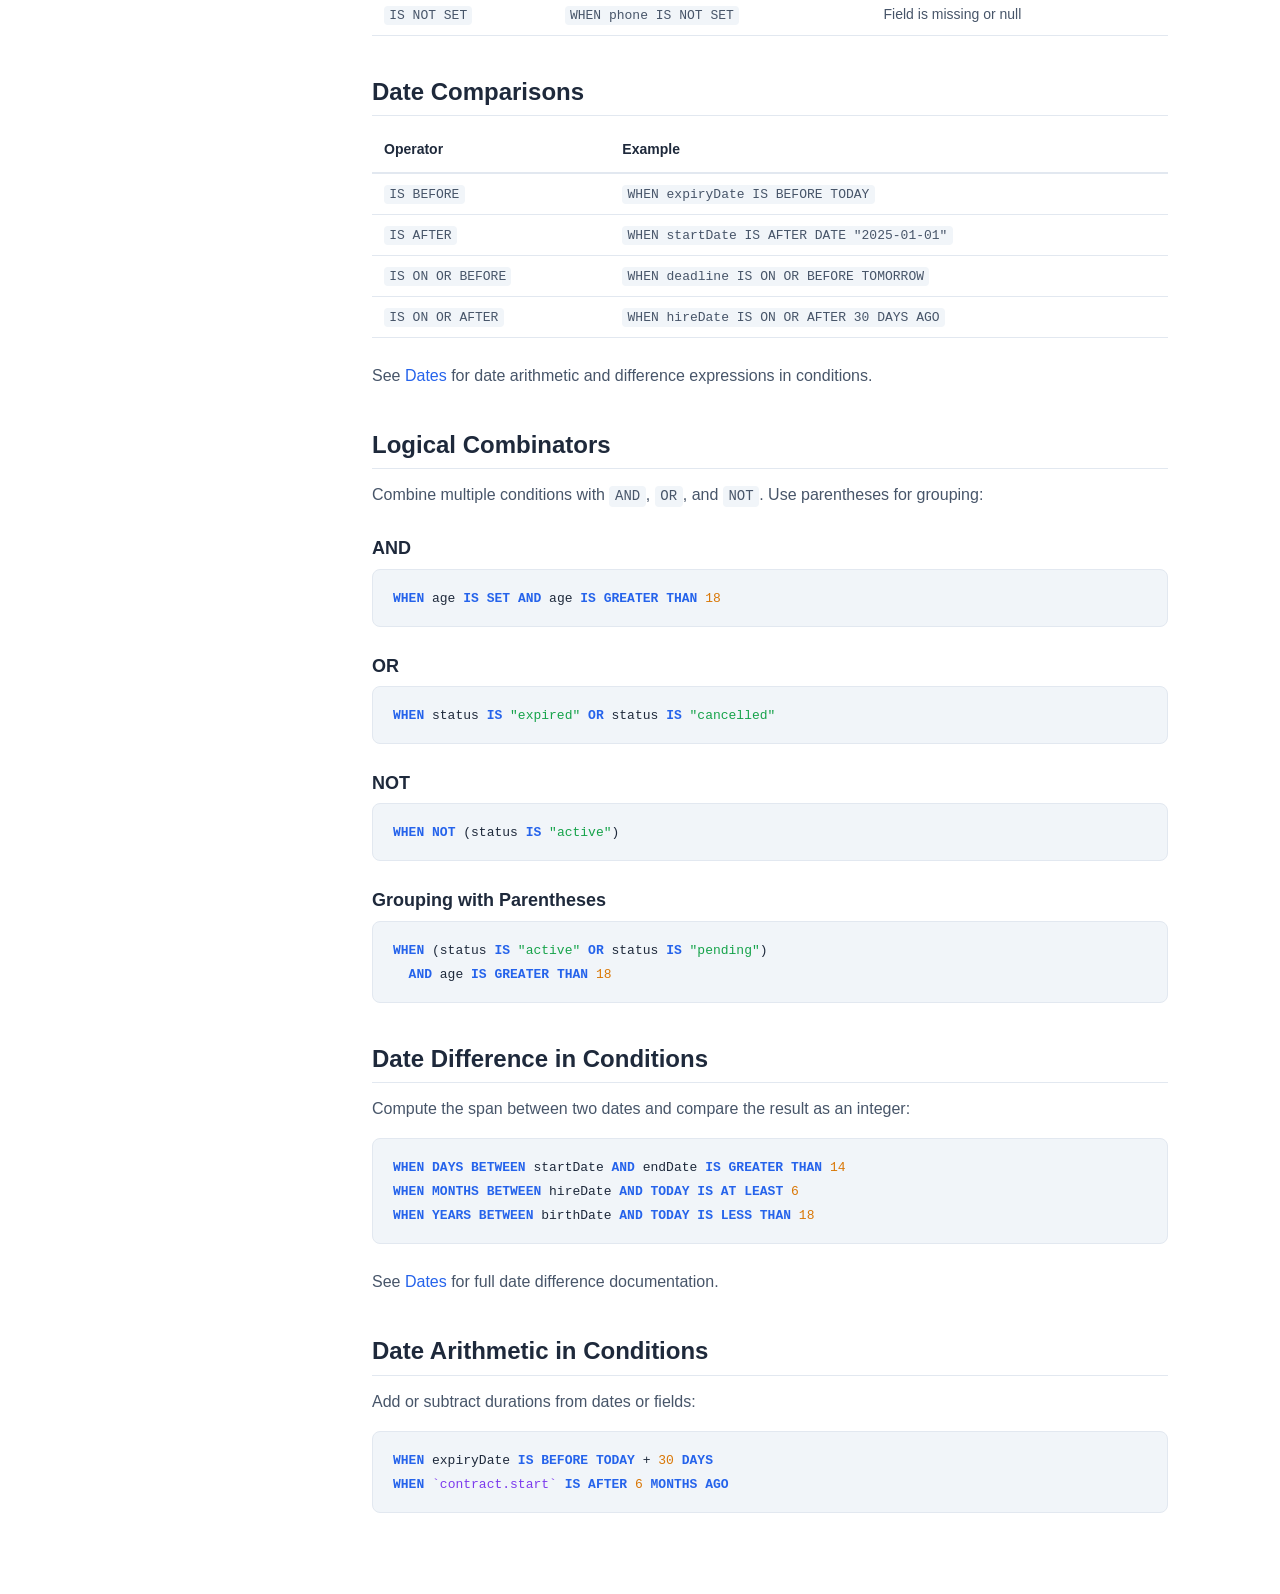
<file: pages/conditions.html>
<!DOCTYPE html>
<html lang="en">
<head>
    <meta charset="UTF-8">
    <meta name="viewport" content="width=device-width, initial-scale=1.0">
    <title>Conditions — SwiftRE Docs</title>
    <link rel="stylesheet" href="../css/style.css">
</head>
<body>

<button class="menu-toggle" aria-label="Toggle navigation">&#9776;</button>

<aside class="sidebar">
    <div class="sidebar-header">
        <h1>SwiftRE Docs</h1>
        <p>Rules Engine Reference</p>
    </div>
    <nav>
        <ul>
            <li><a href="../index.html">Home</a></li>
            <li><a href="getting-started.html">Getting Started</a></li>
            <li>
                <a href="rule-language.html">Rule Language</a>
                <ul>
                    <li><a href="conditions.html">Conditions</a></li>
                    <li><a href="actions.html">Actions</a></li>
                    <li><a href="dates.html">Dates</a></li>
                </ul>
            </li>
            <li><a href="data-model.html">Data Model</a></li>
            <li><a href="execution.html">Execution Modes</a></li>
            <li>
                <a href="api-reference.html">API Reference</a>
                <ul>
                    <li><a href="swagger.html">Swagger UI</a></li>
                </ul>
            </li>
            <li><a href="integration.html">Form Integration</a></li>
            <li><a href="playground.html">Playground</a></li>
            <li><a href="examples.html">Examples</a></li>
            <li><a href="deployment.html">Deployment</a></li>
        </ul>
    </nav>
</aside>

<main class="content">
    <div class="content-inner">

        <h1>Conditions</h1>
        <p class="lead">Conditions define when a rule fires. They compare field values against literals, check field presence, and can be combined with logical operators.</p>

        <h2>Equality</h2>
        <table>
            <thead>
                <tr><th>Operator</th><th>Example</th></tr>
            </thead>
            <tbody>
                <tr><td><code>IS</code></td><td><code class="language-swiftre">WHEN status IS "active"</code></td></tr>
                <tr><td><code>IS NOT</code></td><td><code class="language-swiftre">WHEN status IS NOT "blocked"</code></td></tr>
            </tbody>
        </table>

        <h2>Numeric Comparisons</h2>
        <table>
            <thead>
                <tr><th>Operator</th><th>Example</th></tr>
            </thead>
            <tbody>
                <tr><td><code>IS GREATER THAN</code></td><td><code class="language-swiftre">WHEN age IS GREATER THAN 18</code></td></tr>
                <tr><td><code>IS GREATER THAN OR EQUAL TO</code></td><td><code class="language-swiftre">WHEN score IS GREATER THAN OR EQUAL TO 90</code></td></tr>
                <tr><td><code>IS LESS THAN</code></td><td><code class="language-swiftre">WHEN quantity IS LESS THAN 1</code></td></tr>
                <tr><td><code>IS LESS THAN OR EQUAL TO</code></td><td><code class="language-swiftre">WHEN balance IS LESS THAN OR EQUAL TO 0</code></td></tr>
                <tr><td><code>IS AT LEAST</code></td><td><code class="language-swiftre">WHEN orderTotal IS AT LEAST 50</code></td></tr>
                <tr><td><code>IS AT MOST</code></td><td><code class="language-swiftre">WHEN retries IS AT MOST 3</code></td></tr>
                <tr><td><code>IS EQUAL TO</code></td><td><code class="language-swiftre">WHEN count IS EQUAL TO 0</code></td></tr>
            </tbody>
        </table>
        <div class="callout tip">
            <p><strong>Cross-type comparison:</strong> Integers and doubles are compared numerically. <code>WHEN count IS GREATER THAN 2.5</code> works even if <code>count</code> is an integer.</p>
        </div>

        <h2>String Operators</h2>
        <table>
            <thead>
                <tr><th>Operator</th><th>Example</th></tr>
            </thead>
            <tbody>
                <tr><td><code>CONTAINS</code></td><td><code class="language-swiftre">WHEN email CONTAINS "@"</code></td></tr>
                <tr><td><code>STARTS WITH</code></td><td><code class="language-swiftre">WHEN phone STARTS WITH "+1"</code></td></tr>
                <tr><td><code>ENDS WITH</code></td><td><code class="language-swiftre">WHEN filename ENDS WITH ".pdf"</code></td></tr>
                <tr><td><code>MATCHES</code></td><td><code class="language-swiftre">WHEN zipCode MATCHES "^[0-9]{5}$"</code></td></tr>
            </tbody>
        </table>

        <h3>Case Sensitivity</h3>
        <p>String comparisons are case-sensitive by default. Add <code>IGNORING CASE</code> to make them case-insensitive:</p>
        <pre><code class="language-swiftre">WHEN department CONTAINS "engineering" IGNORING CASE
WHEN country IS "usa" IGNORING CASE</code></pre>

        <h2>Presence Checks</h2>
        <table>
            <thead>
                <tr><th>Operator</th><th>Example</th><th>True when</th></tr>
            </thead>
            <tbody>
                <tr><td><code>IS SET</code></td><td><code class="language-swiftre">WHEN email IS SET</code></td><td>Field exists and is not null</td></tr>
                <tr><td><code>IS NOT SET</code></td><td><code class="language-swiftre">WHEN phone IS NOT SET</code></td><td>Field is missing or null</td></tr>
            </tbody>
        </table>

        <h2>Date Comparisons</h2>
        <table>
            <thead>
                <tr><th>Operator</th><th>Example</th></tr>
            </thead>
            <tbody>
                <tr><td><code>IS BEFORE</code></td><td><code class="language-swiftre">WHEN expiryDate IS BEFORE TODAY</code></td></tr>
                <tr><td><code>IS AFTER</code></td><td><code class="language-swiftre">WHEN startDate IS AFTER DATE "2025-01-01"</code></td></tr>
                <tr><td><code>IS ON OR BEFORE</code></td><td><code class="language-swiftre">WHEN deadline IS ON OR BEFORE TOMORROW</code></td></tr>
                <tr><td><code>IS ON OR AFTER</code></td><td><code class="language-swiftre">WHEN hireDate IS ON OR AFTER 30 DAYS AGO</code></td></tr>
            </tbody>
        </table>
        <p>See <a href="dates.html">Dates</a> for date arithmetic and difference expressions in conditions.</p>

        <h2>Logical Combinators</h2>
        <p>Combine multiple conditions with <code>AND</code>, <code>OR</code>, and <code>NOT</code>. Use parentheses for grouping:</p>

        <h3>AND</h3>
        <pre><code class="language-swiftre">WHEN age IS SET AND age IS GREATER THAN 18</code></pre>

        <h3>OR</h3>
        <pre><code class="language-swiftre">WHEN status IS "expired" OR status IS "cancelled"</code></pre>

        <h3>NOT</h3>
        <pre><code class="language-swiftre">WHEN NOT (status IS "active")</code></pre>

        <h3>Grouping with Parentheses</h3>
        <pre><code class="language-swiftre">WHEN (status IS "active" OR status IS "pending")
  AND age IS GREATER THAN 18</code></pre>

        <h2>Date Difference in Conditions</h2>
        <p>Compute the span between two dates and compare the result as an integer:</p>
        <pre><code class="language-swiftre">WHEN DAYS BETWEEN startDate AND endDate IS GREATER THAN 14
WHEN MONTHS BETWEEN hireDate AND TODAY IS AT LEAST 6
WHEN YEARS BETWEEN birthDate AND TODAY IS LESS THAN 18</code></pre>
        <p>See <a href="dates.html">Dates</a> for full date difference documentation.</p>

        <h2>Date Arithmetic in Conditions</h2>
        <p>Add or subtract durations from dates or fields:</p>
        <pre><code class="language-swiftre">WHEN expiryDate IS BEFORE TODAY + 30 DAYS
WHEN `contract.start` IS AFTER 6 MONTHS AGO</code></pre>

    </div>
</main>

<script src="../js/nav.js"></script>
<script src="../js/highlight.js"></script>
</body>
</html>
</file>
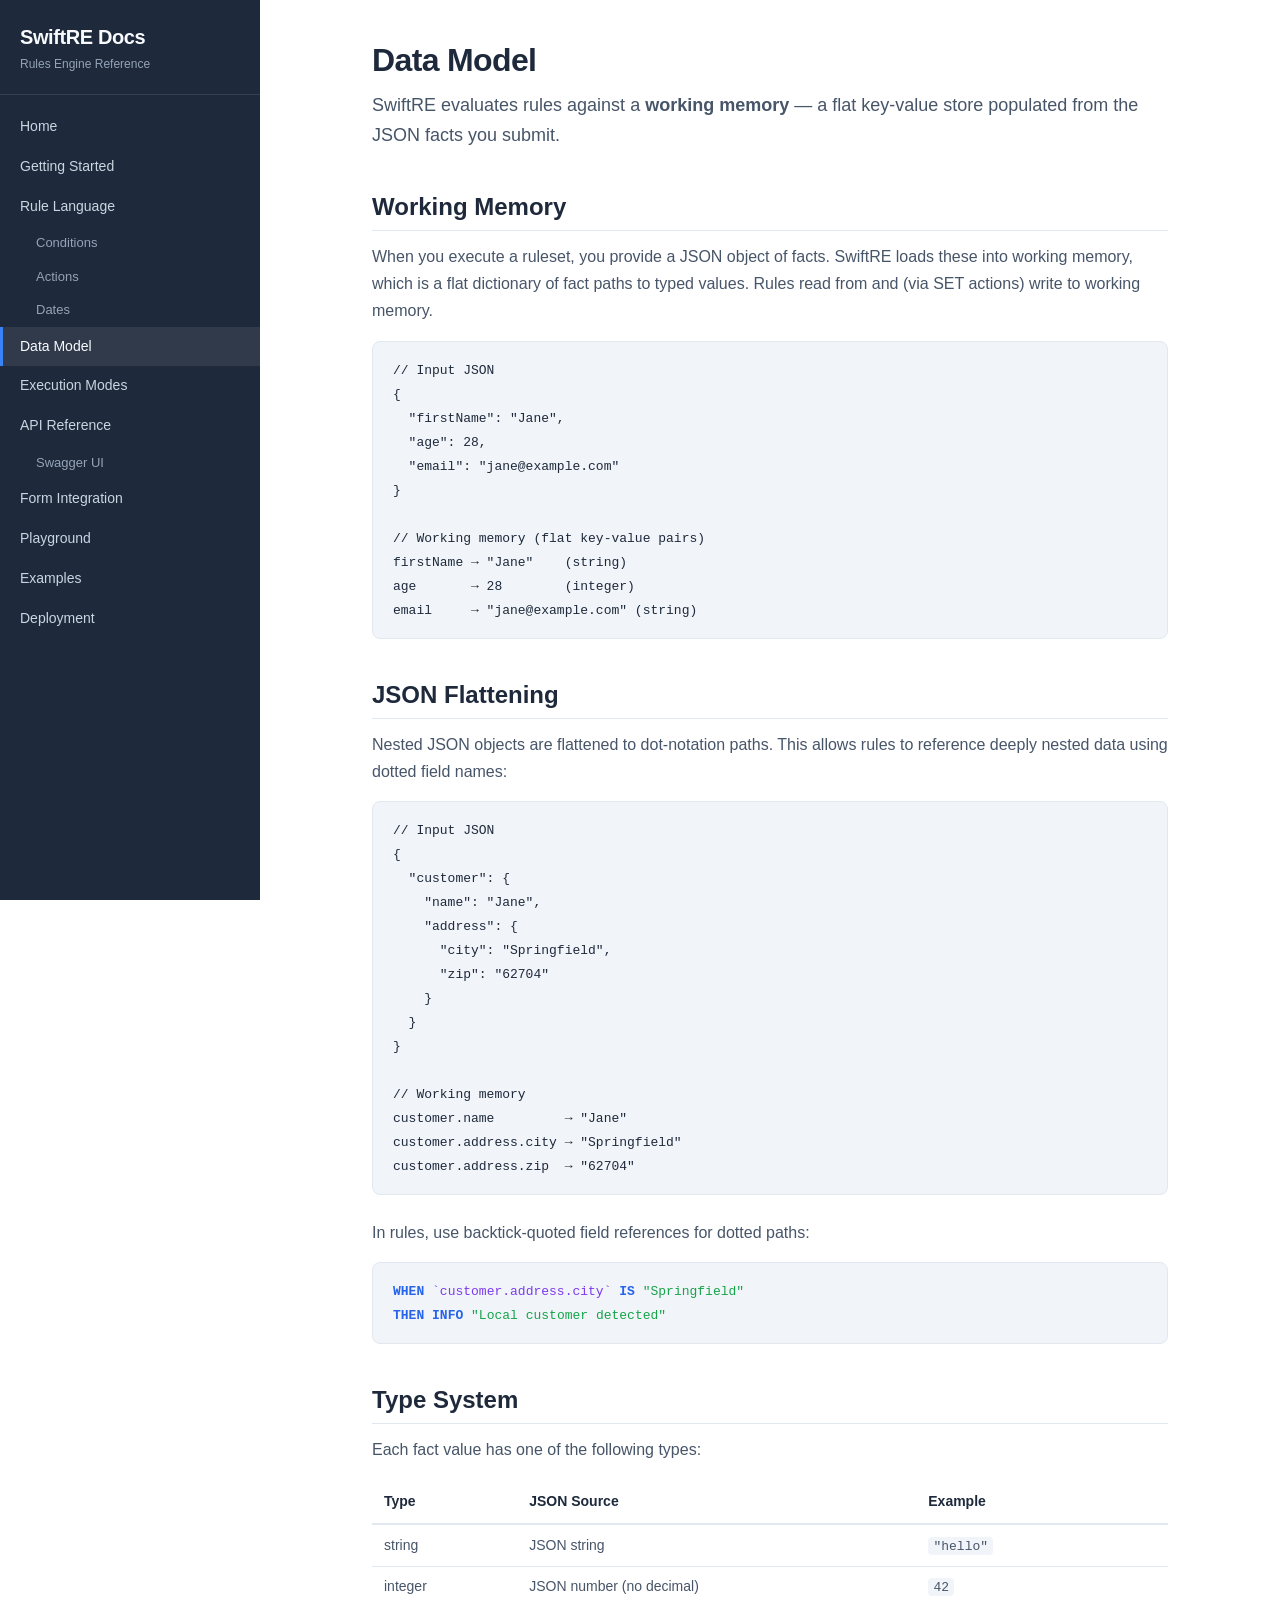
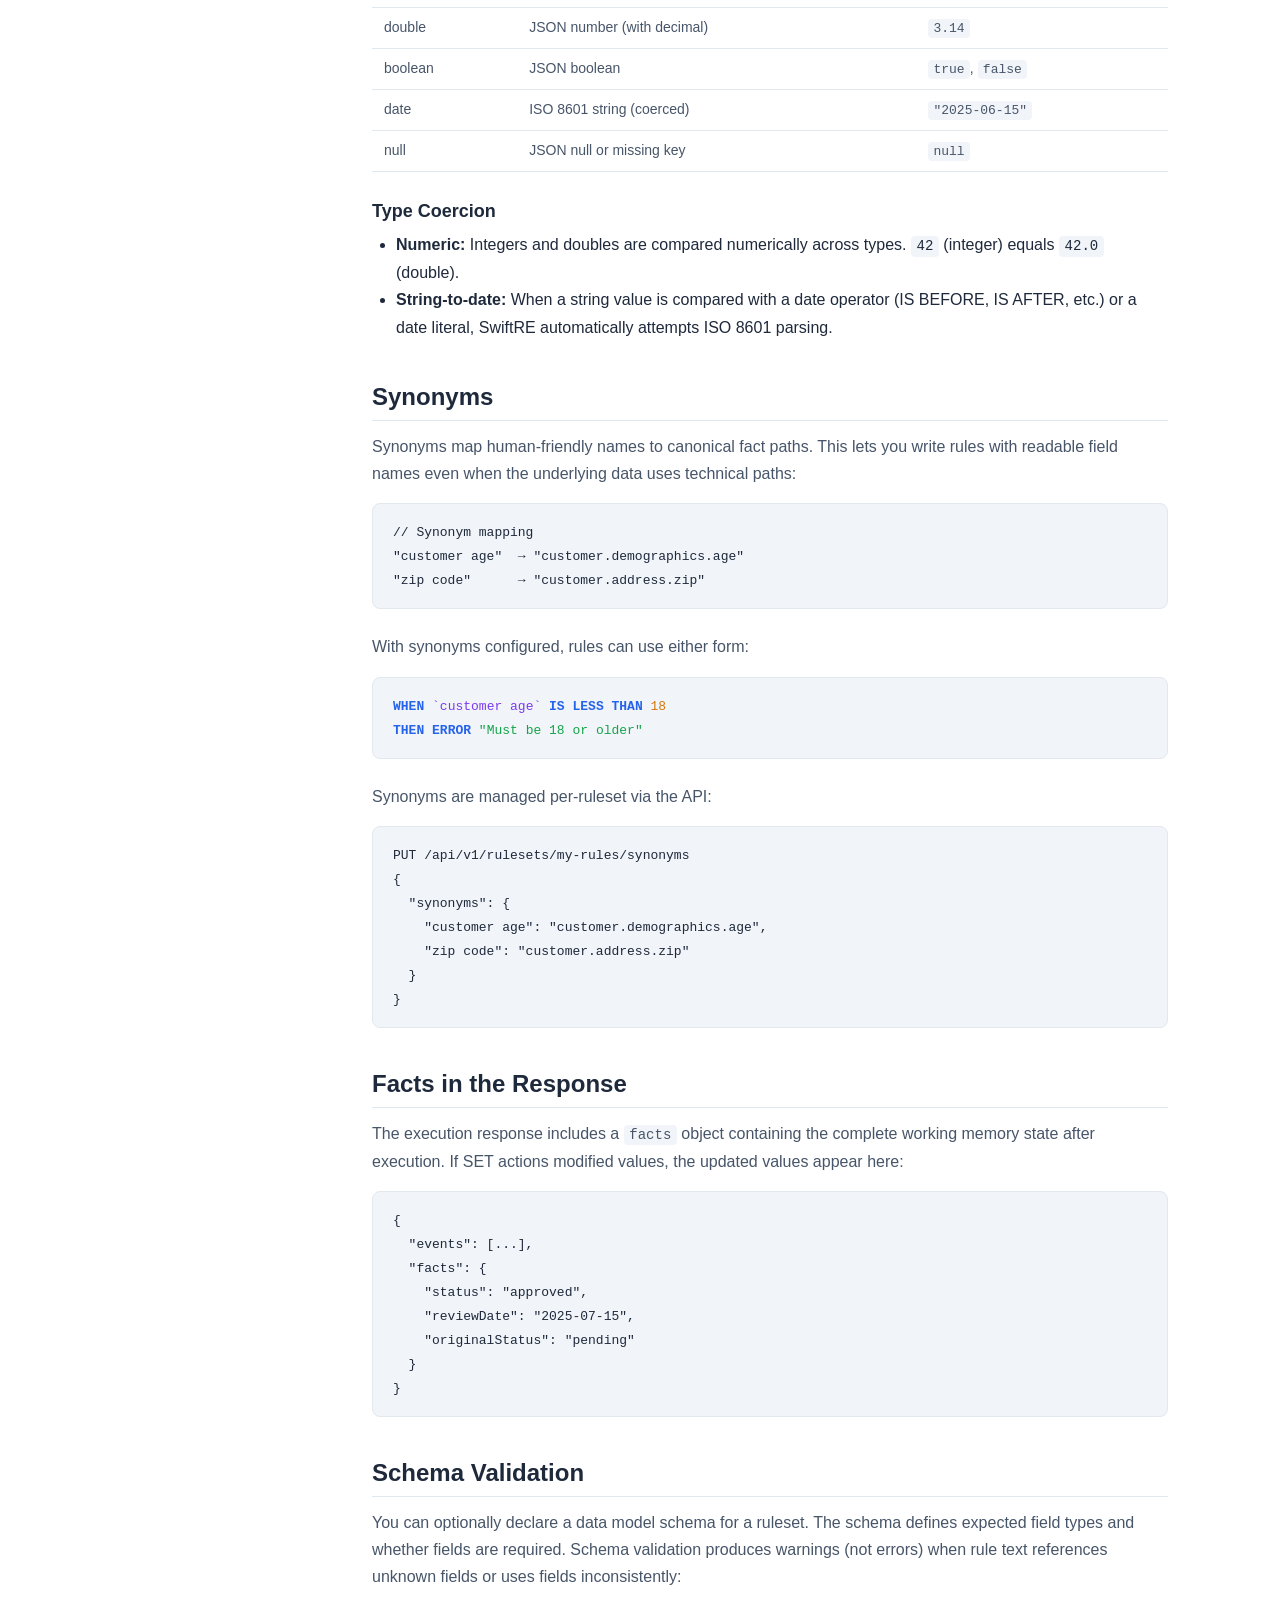
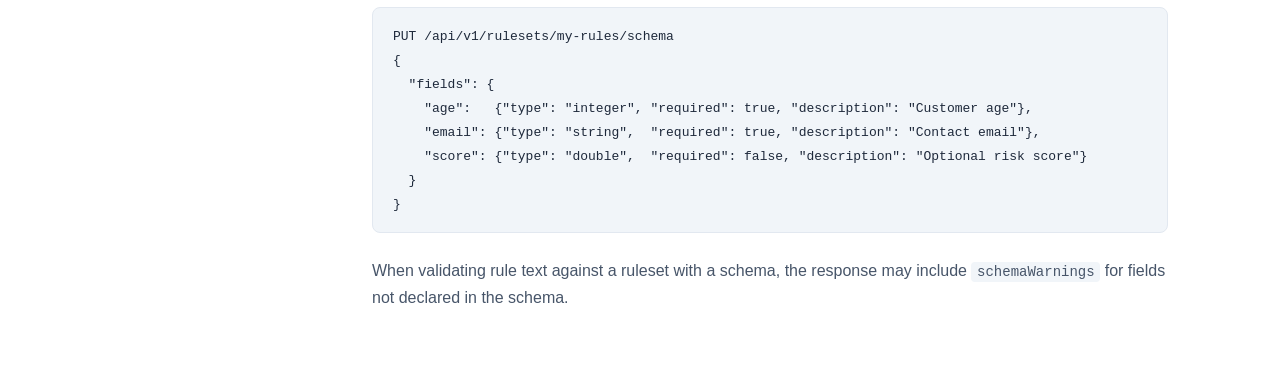
<file: pages/data-model.html>
<!DOCTYPE html>
<html lang="en">
<head>
    <meta charset="UTF-8">
    <meta name="viewport" content="width=device-width, initial-scale=1.0">
    <title>Data Model — SwiftRE Docs</title>
    <link rel="stylesheet" href="../css/style.css">
</head>
<body>

<button class="menu-toggle" aria-label="Toggle navigation">&#9776;</button>

<aside class="sidebar">
    <div class="sidebar-header">
        <h1>SwiftRE Docs</h1>
        <p>Rules Engine Reference</p>
    </div>
    <nav>
        <ul>
            <li><a href="../index.html">Home</a></li>
            <li><a href="getting-started.html">Getting Started</a></li>
            <li>
                <a href="rule-language.html">Rule Language</a>
                <ul>
                    <li><a href="conditions.html">Conditions</a></li>
                    <li><a href="actions.html">Actions</a></li>
                    <li><a href="dates.html">Dates</a></li>
                </ul>
            </li>
            <li><a href="data-model.html">Data Model</a></li>
            <li><a href="execution.html">Execution Modes</a></li>
            <li>
                <a href="api-reference.html">API Reference</a>
                <ul>
                    <li><a href="swagger.html">Swagger UI</a></li>
                </ul>
            </li>
            <li><a href="integration.html">Form Integration</a></li>
            <li><a href="playground.html">Playground</a></li>
            <li><a href="examples.html">Examples</a></li>
            <li><a href="deployment.html">Deployment</a></li>
        </ul>
    </nav>
</aside>

<main class="content">
    <div class="content-inner">

        <h1>Data Model</h1>
        <p class="lead">SwiftRE evaluates rules against a <strong>working memory</strong> &mdash; a flat key-value store populated from the JSON facts you submit.</p>

        <h2>Working Memory</h2>
        <p>When you execute a ruleset, you provide a JSON object of facts. SwiftRE loads these into working memory, which is a flat dictionary of fact paths to typed values. Rules read from and (via SET actions) write to working memory.</p>
        <pre><code>// Input JSON
{
  "firstName": "Jane",
  "age": 28,
  "email": "jane@example.com"
}

// Working memory (flat key-value pairs)
firstName → "Jane"    (string)
age       → 28        (integer)
email     → "jane@example.com" (string)</code></pre>

        <h2>JSON Flattening</h2>
        <p>Nested JSON objects are flattened to dot-notation paths. This allows rules to reference deeply nested data using dotted field names:</p>
        <pre><code>// Input JSON
{
  "customer": {
    "name": "Jane",
    "address": {
      "city": "Springfield",
      "zip": "62704"
    }
  }
}

// Working memory
customer.name         → "Jane"
customer.address.city → "Springfield"
customer.address.zip  → "62704"</code></pre>
        <p>In rules, use backtick-quoted field references for dotted paths:</p>
        <pre><code class="language-swiftre">WHEN `customer.address.city` IS "Springfield"
THEN INFO "Local customer detected"</code></pre>

        <h2>Type System</h2>
        <p>Each fact value has one of the following types:</p>
        <table>
            <thead>
                <tr><th>Type</th><th>JSON Source</th><th>Example</th></tr>
            </thead>
            <tbody>
                <tr><td>string</td><td>JSON string</td><td><code>"hello"</code></td></tr>
                <tr><td>integer</td><td>JSON number (no decimal)</td><td><code>42</code></td></tr>
                <tr><td>double</td><td>JSON number (with decimal)</td><td><code>3.14</code></td></tr>
                <tr><td>boolean</td><td>JSON boolean</td><td><code>true</code>, <code>false</code></td></tr>
                <tr><td>date</td><td>ISO 8601 string (coerced)</td><td><code>"2025-06-15"</code></td></tr>
                <tr><td>null</td><td>JSON null or missing key</td><td><code>null</code></td></tr>
            </tbody>
        </table>

        <h3>Type Coercion</h3>
        <ul style="margin-bottom: 1.5rem; padding-left: 1.5rem;">
            <li><strong>Numeric:</strong> Integers and doubles are compared numerically across types. <code>42</code> (integer) equals <code>42.0</code> (double).</li>
            <li><strong>String-to-date:</strong> When a string value is compared with a date operator (IS BEFORE, IS AFTER, etc.) or a date literal, SwiftRE automatically attempts ISO 8601 parsing.</li>
        </ul>

        <h2>Synonyms</h2>
        <p>Synonyms map human-friendly names to canonical fact paths. This lets you write rules with readable field names even when the underlying data uses technical paths:</p>
        <pre><code>// Synonym mapping
"customer age"  → "customer.demographics.age"
"zip code"      → "customer.address.zip"</code></pre>
        <p>With synonyms configured, rules can use either form:</p>
        <pre><code class="language-swiftre">WHEN `customer age` IS LESS THAN 18
THEN ERROR "Must be 18 or older"</code></pre>
        <p>Synonyms are managed per-ruleset via the API:</p>
        <pre><code>PUT /api/v1/rulesets/my-rules/synonyms
{
  "synonyms": {
    "customer age": "customer.demographics.age",
    "zip code": "customer.address.zip"
  }
}</code></pre>

        <h2>Facts in the Response</h2>
        <p>The execution response includes a <code>facts</code> object containing the complete working memory state after execution. If SET actions modified values, the updated values appear here:</p>
        <pre><code>{
  "events": [...],
  "facts": {
    "status": "approved",
    "reviewDate": "2025-07-15",
    "originalStatus": "pending"
  }
}</code></pre>

        <h2>Schema Validation</h2>
        <p>You can optionally declare a data model schema for a ruleset. The schema defines expected field types and whether fields are required. Schema validation produces warnings (not errors) when rule text references unknown fields or uses fields inconsistently:</p>
        <pre><code>PUT /api/v1/rulesets/my-rules/schema
{
  "fields": {
    "age":   {"type": "integer", "required": true, "description": "Customer age"},
    "email": {"type": "string",  "required": true, "description": "Contact email"},
    "score": {"type": "double",  "required": false, "description": "Optional risk score"}
  }
}</code></pre>
        <p>When validating rule text against a ruleset with a schema, the response may include <code>schemaWarnings</code> for fields not declared in the schema.</p>

    </div>
</main>

<script src="../js/nav.js"></script>
<script src="../js/highlight.js"></script>
</body>
</html>
</file>
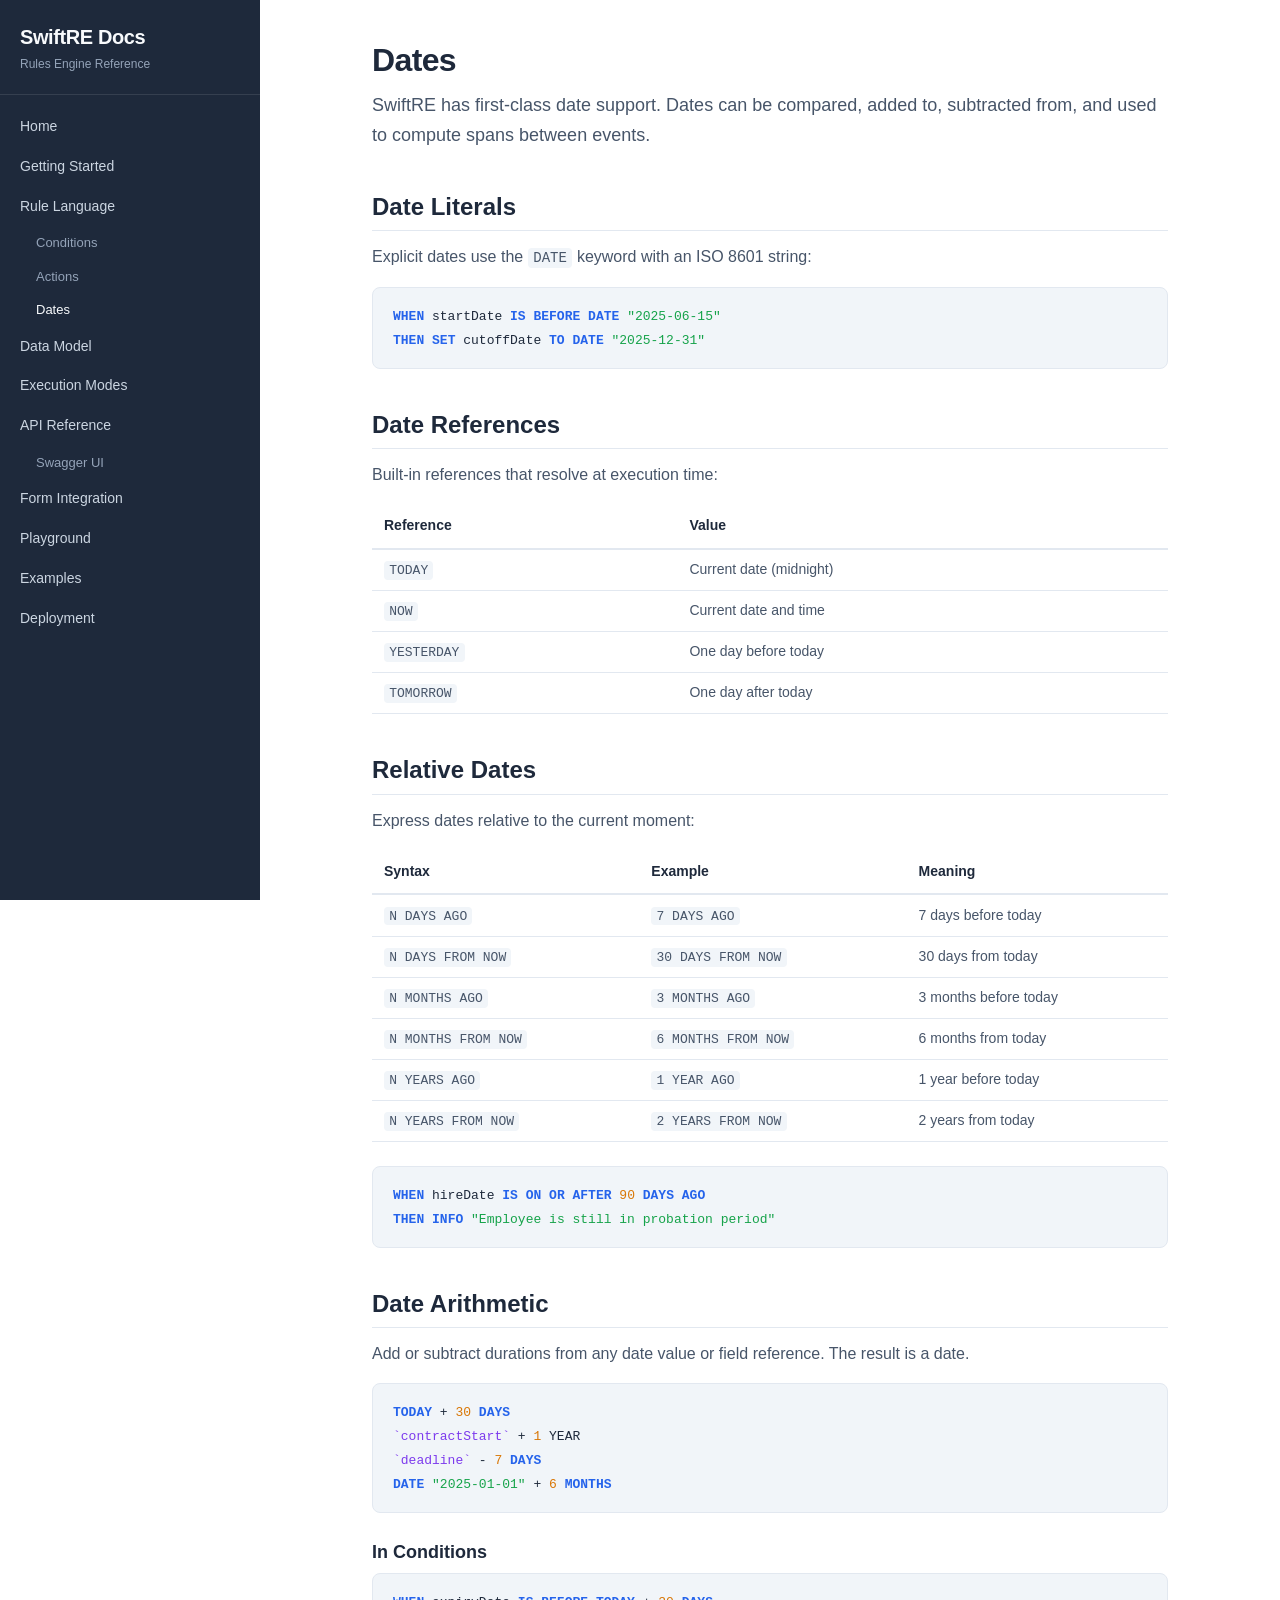
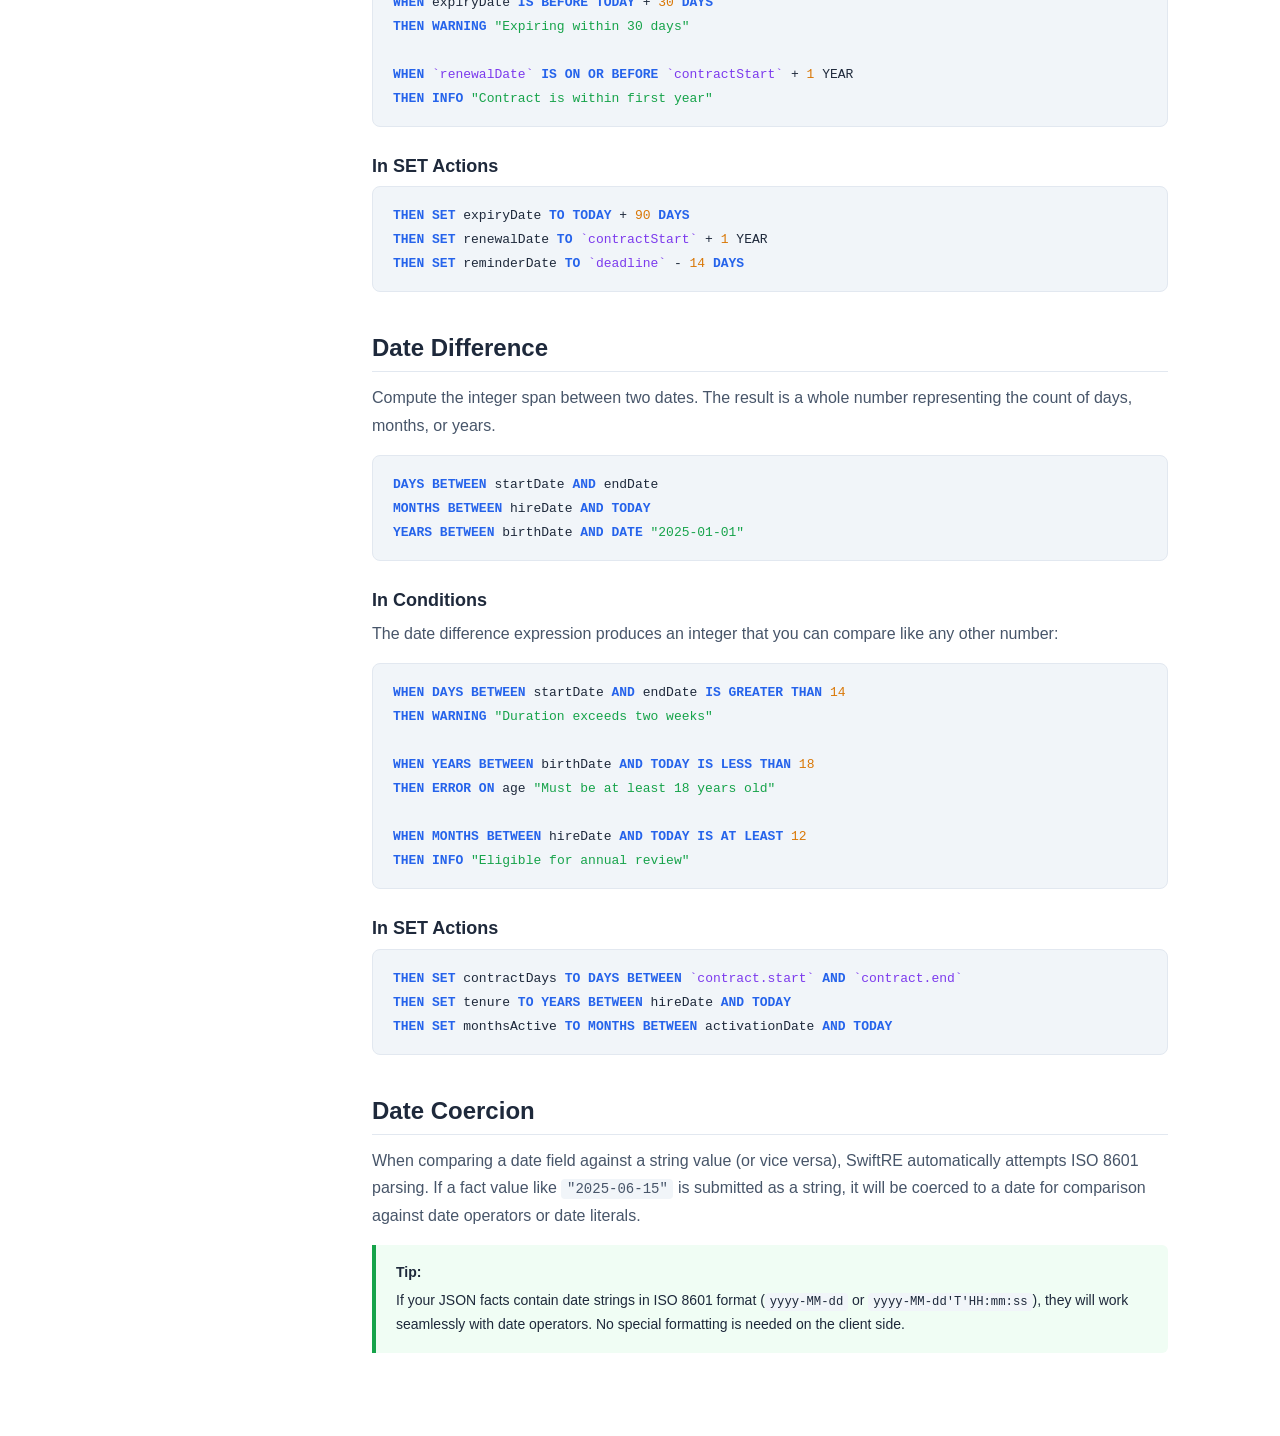
<file: pages/dates.html>
<!DOCTYPE html>
<html lang="en">
<head>
    <meta charset="UTF-8">
    <meta name="viewport" content="width=device-width, initial-scale=1.0">
    <title>Dates — SwiftRE Docs</title>
    <link rel="stylesheet" href="../css/style.css">
</head>
<body>

<button class="menu-toggle" aria-label="Toggle navigation">&#9776;</button>

<aside class="sidebar">
    <div class="sidebar-header">
        <h1>SwiftRE Docs</h1>
        <p>Rules Engine Reference</p>
    </div>
    <nav>
        <ul>
            <li><a href="../index.html">Home</a></li>
            <li><a href="getting-started.html">Getting Started</a></li>
            <li>
                <a href="rule-language.html">Rule Language</a>
                <ul>
                    <li><a href="conditions.html">Conditions</a></li>
                    <li><a href="actions.html">Actions</a></li>
                    <li><a href="dates.html">Dates</a></li>
                </ul>
            </li>
            <li><a href="data-model.html">Data Model</a></li>
            <li><a href="execution.html">Execution Modes</a></li>
            <li>
                <a href="api-reference.html">API Reference</a>
                <ul>
                    <li><a href="swagger.html">Swagger UI</a></li>
                </ul>
            </li>
            <li><a href="integration.html">Form Integration</a></li>
            <li><a href="playground.html">Playground</a></li>
            <li><a href="examples.html">Examples</a></li>
            <li><a href="deployment.html">Deployment</a></li>
        </ul>
    </nav>
</aside>

<main class="content">
    <div class="content-inner">

        <h1>Dates</h1>
        <p class="lead">SwiftRE has first-class date support. Dates can be compared, added to, subtracted from, and used to compute spans between events.</p>

        <h2>Date Literals</h2>
        <p>Explicit dates use the <code>DATE</code> keyword with an ISO 8601 string:</p>
        <pre><code class="language-swiftre">WHEN startDate IS BEFORE DATE "2025-06-15"
THEN SET cutoffDate TO DATE "2025-12-31"</code></pre>

        <h2>Date References</h2>
        <p>Built-in references that resolve at execution time:</p>
        <table>
            <thead>
                <tr><th>Reference</th><th>Value</th></tr>
            </thead>
            <tbody>
                <tr><td><code>TODAY</code></td><td>Current date (midnight)</td></tr>
                <tr><td><code>NOW</code></td><td>Current date and time</td></tr>
                <tr><td><code>YESTERDAY</code></td><td>One day before today</td></tr>
                <tr><td><code>TOMORROW</code></td><td>One day after today</td></tr>
            </tbody>
        </table>

        <h2>Relative Dates</h2>
        <p>Express dates relative to the current moment:</p>
        <table>
            <thead>
                <tr><th>Syntax</th><th>Example</th><th>Meaning</th></tr>
            </thead>
            <tbody>
                <tr><td><code>N DAYS AGO</code></td><td><code>7 DAYS AGO</code></td><td>7 days before today</td></tr>
                <tr><td><code>N DAYS FROM NOW</code></td><td><code>30 DAYS FROM NOW</code></td><td>30 days from today</td></tr>
                <tr><td><code>N MONTHS AGO</code></td><td><code>3 MONTHS AGO</code></td><td>3 months before today</td></tr>
                <tr><td><code>N MONTHS FROM NOW</code></td><td><code>6 MONTHS FROM NOW</code></td><td>6 months from today</td></tr>
                <tr><td><code>N YEARS AGO</code></td><td><code>1 YEAR AGO</code></td><td>1 year before today</td></tr>
                <tr><td><code>N YEARS FROM NOW</code></td><td><code>2 YEARS FROM NOW</code></td><td>2 years from today</td></tr>
            </tbody>
        </table>
        <pre><code class="language-swiftre">WHEN hireDate IS ON OR AFTER 90 DAYS AGO
THEN INFO "Employee is still in probation period"</code></pre>

        <h2>Date Arithmetic</h2>
        <p>Add or subtract durations from any date value or field reference. The result is a date.</p>
        <pre><code class="language-swiftre">TODAY + 30 DAYS
`contractStart` + 1 YEAR
`deadline` - 7 DAYS
DATE "2025-01-01" + 6 MONTHS</code></pre>

        <h3>In Conditions</h3>
        <pre><code class="language-swiftre">WHEN expiryDate IS BEFORE TODAY + 30 DAYS
THEN WARNING "Expiring within 30 days"

WHEN `renewalDate` IS ON OR BEFORE `contractStart` + 1 YEAR
THEN INFO "Contract is within first year"</code></pre>

        <h3>In SET Actions</h3>
        <pre><code class="language-swiftre">THEN SET expiryDate TO TODAY + 90 DAYS
THEN SET renewalDate TO `contractStart` + 1 YEAR
THEN SET reminderDate TO `deadline` - 14 DAYS</code></pre>

        <h2>Date Difference</h2>
        <p>Compute the integer span between two dates. The result is a whole number representing the count of days, months, or years.</p>

        <pre><code class="language-swiftre">DAYS BETWEEN startDate AND endDate
MONTHS BETWEEN hireDate AND TODAY
YEARS BETWEEN birthDate AND DATE "2025-01-01"</code></pre>

        <h3>In Conditions</h3>
        <p>The date difference expression produces an integer that you can compare like any other number:</p>
        <pre><code class="language-swiftre">WHEN DAYS BETWEEN startDate AND endDate IS GREATER THAN 14
THEN WARNING "Duration exceeds two weeks"

WHEN YEARS BETWEEN birthDate AND TODAY IS LESS THAN 18
THEN ERROR ON age "Must be at least 18 years old"

WHEN MONTHS BETWEEN hireDate AND TODAY IS AT LEAST 12
THEN INFO "Eligible for annual review"</code></pre>

        <h3>In SET Actions</h3>
        <pre><code class="language-swiftre">THEN SET contractDays TO DAYS BETWEEN `contract.start` AND `contract.end`
THEN SET tenure TO YEARS BETWEEN hireDate AND TODAY
THEN SET monthsActive TO MONTHS BETWEEN activationDate AND TODAY</code></pre>

        <h2>Date Coercion</h2>
        <p>When comparing a date field against a string value (or vice versa), SwiftRE automatically attempts ISO 8601 parsing. If a fact value like <code>"2025-06-15"</code> is submitted as a string, it will be coerced to a date for comparison against date operators or date literals.</p>

        <div class="callout tip">
            <p><strong>Tip:</strong> If your JSON facts contain date strings in ISO 8601 format (<code>yyyy-MM-dd</code> or <code>yyyy-MM-dd'T'HH:mm:ss</code>), they will work seamlessly with date operators. No special formatting is needed on the client side.</p>
        </div>

    </div>
</main>

<script src="../js/nav.js"></script>
<script src="../js/highlight.js"></script>
</body>
</html>
</file>
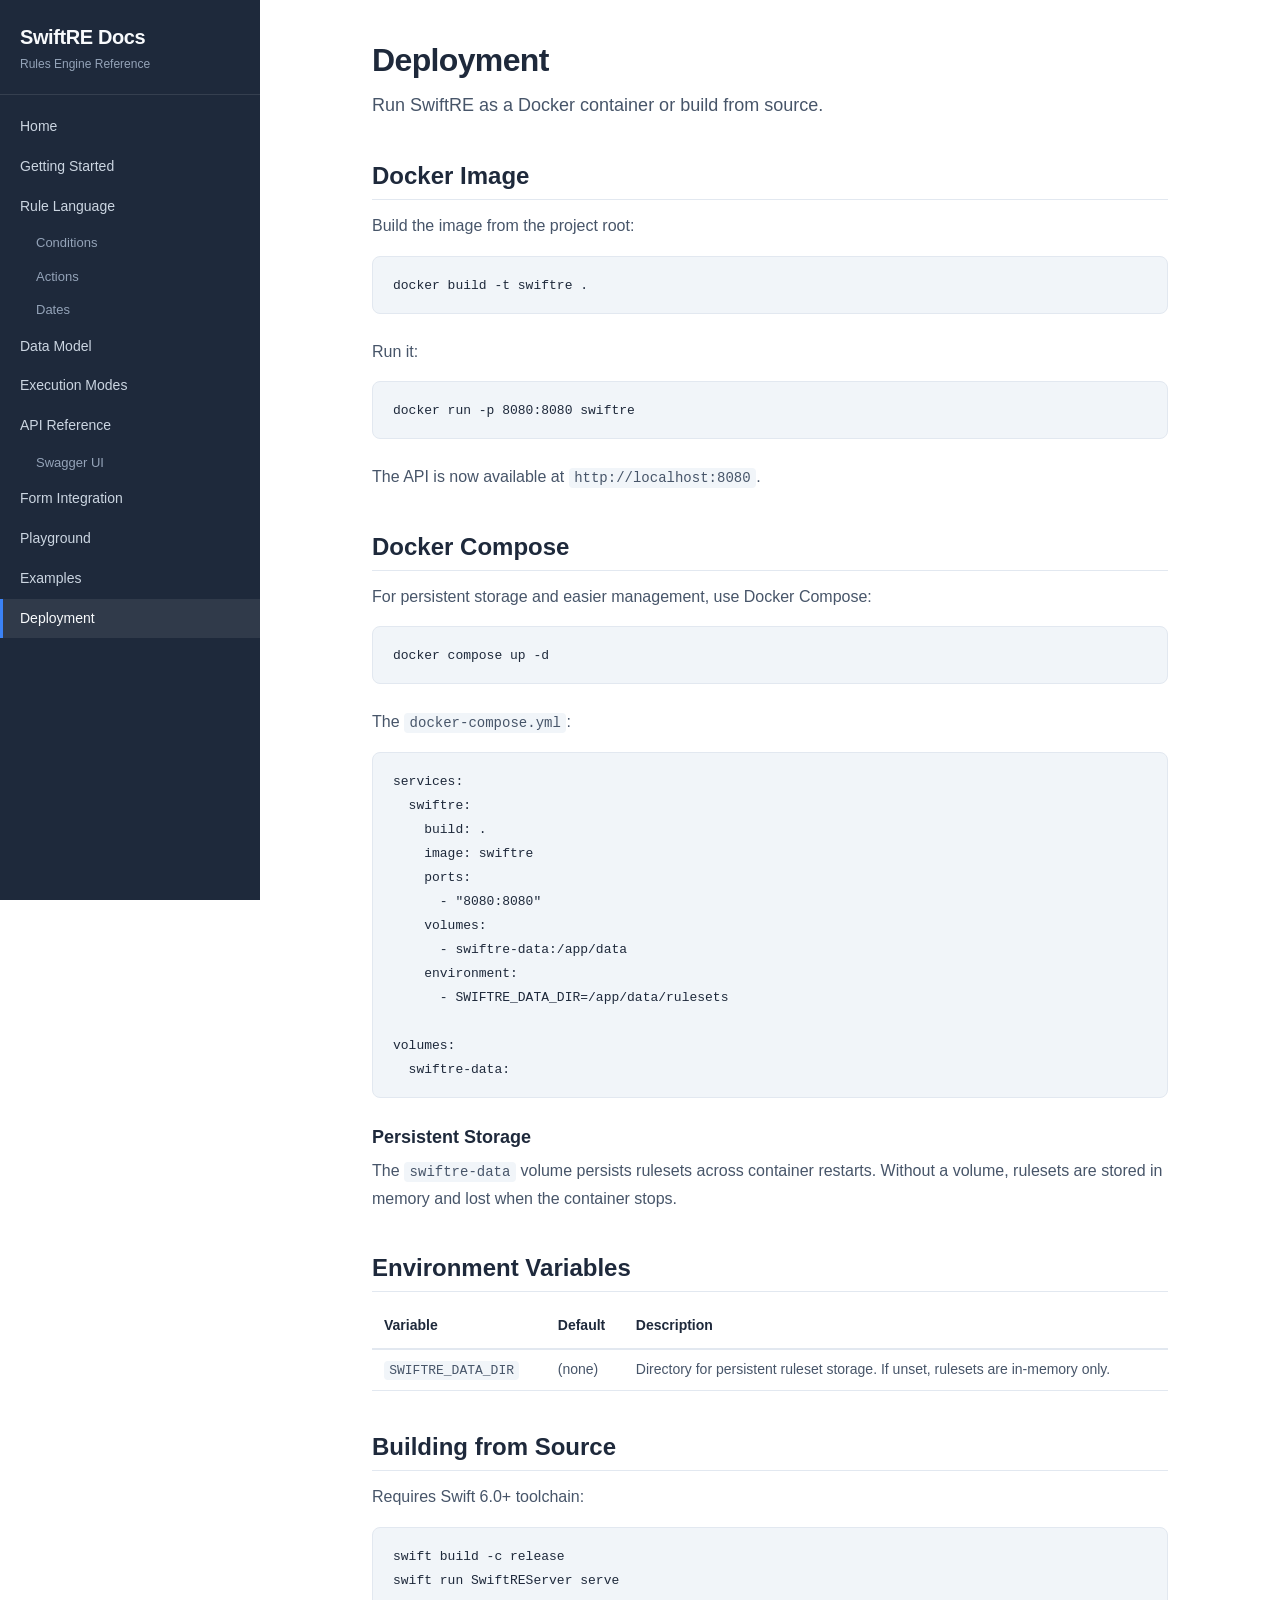
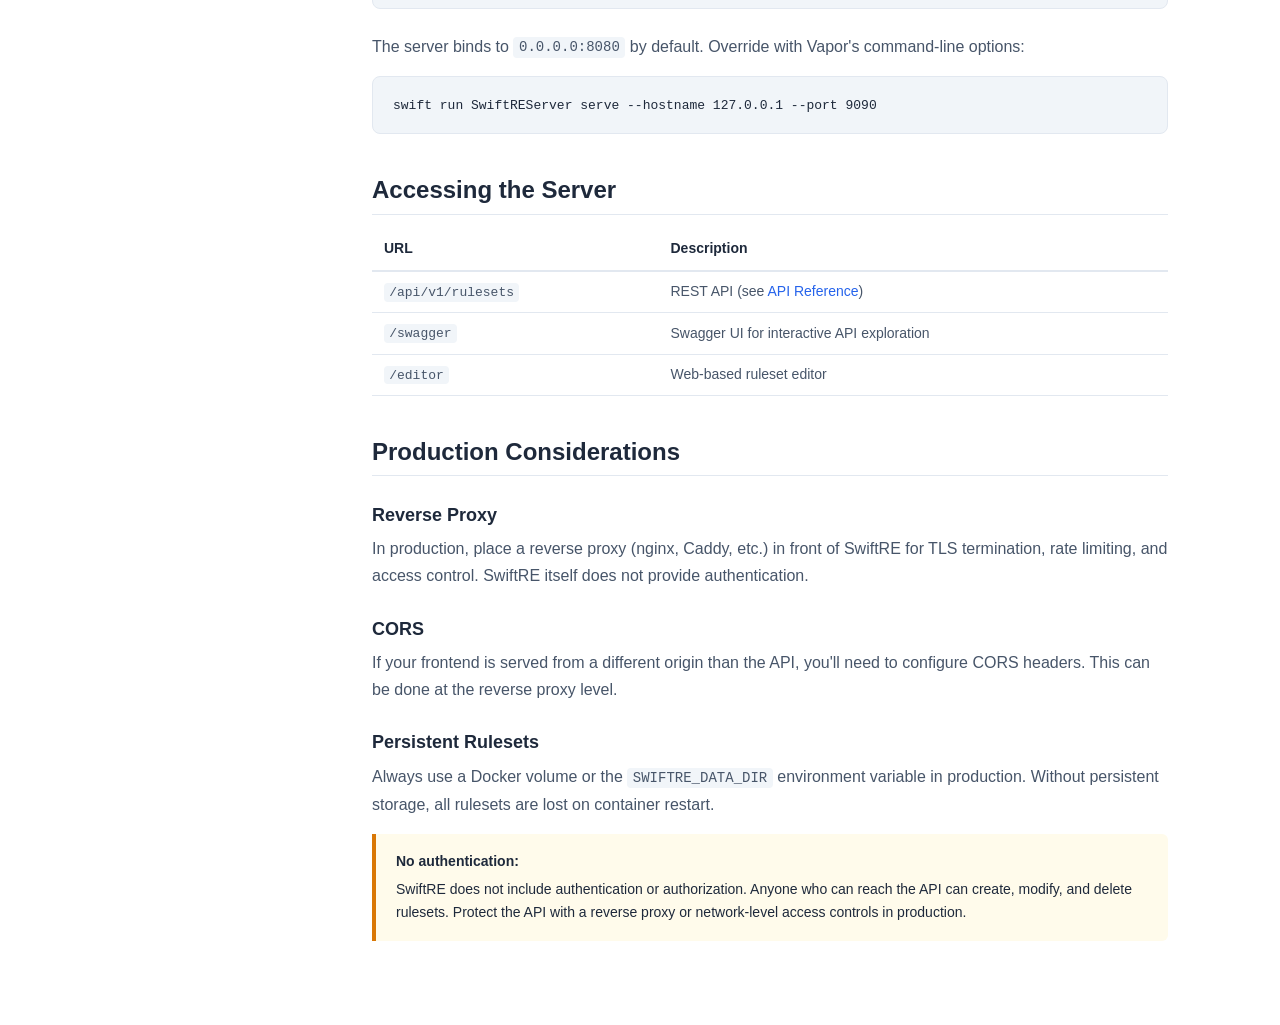
<file: pages/deployment.html>
<!DOCTYPE html>
<html lang="en">
<head>
    <meta charset="UTF-8">
    <meta name="viewport" content="width=device-width, initial-scale=1.0">
    <title>Deployment — SwiftRE Docs</title>
    <link rel="stylesheet" href="../css/style.css">
</head>
<body>

<button class="menu-toggle" aria-label="Toggle navigation">&#9776;</button>

<aside class="sidebar">
    <div class="sidebar-header">
        <h1>SwiftRE Docs</h1>
        <p>Rules Engine Reference</p>
    </div>
    <nav>
        <ul>
            <li><a href="../index.html">Home</a></li>
            <li><a href="getting-started.html">Getting Started</a></li>
            <li>
                <a href="rule-language.html">Rule Language</a>
                <ul>
                    <li><a href="conditions.html">Conditions</a></li>
                    <li><a href="actions.html">Actions</a></li>
                    <li><a href="dates.html">Dates</a></li>
                </ul>
            </li>
            <li><a href="data-model.html">Data Model</a></li>
            <li><a href="execution.html">Execution Modes</a></li>
            <li>
                <a href="api-reference.html">API Reference</a>
                <ul>
                    <li><a href="swagger.html">Swagger UI</a></li>
                </ul>
            </li>
            <li><a href="integration.html">Form Integration</a></li>
            <li><a href="playground.html">Playground</a></li>
            <li><a href="examples.html">Examples</a></li>
            <li><a href="deployment.html">Deployment</a></li>
        </ul>
    </nav>
</aside>

<main class="content">
    <div class="content-inner">

        <h1>Deployment</h1>
        <p class="lead">Run SwiftRE as a Docker container or build from source.</p>

        <h2>Docker Image</h2>
        <p>Build the image from the project root:</p>
        <pre><code>docker build -t swiftre .</code></pre>
        <p>Run it:</p>
        <pre><code>docker run -p 8080:8080 swiftre</code></pre>
        <p>The API is now available at <code>http://localhost:8080</code>.</p>

        <h2>Docker Compose</h2>
        <p>For persistent storage and easier management, use Docker Compose:</p>
        <pre><code>docker compose up -d</code></pre>
        <p>The <code>docker-compose.yml</code>:</p>
        <pre><code>services:
  swiftre:
    build: .
    image: swiftre
    ports:
      - "8080:8080"
    volumes:
      - swiftre-data:/app/data
    environment:
      - SWIFTRE_DATA_DIR=/app/data/rulesets

volumes:
  swiftre-data:</code></pre>

        <h3>Persistent Storage</h3>
        <p>The <code>swiftre-data</code> volume persists rulesets across container restarts. Without a volume, rulesets are stored in memory and lost when the container stops.</p>

        <h2>Environment Variables</h2>
        <table>
            <thead>
                <tr><th>Variable</th><th>Default</th><th>Description</th></tr>
            </thead>
            <tbody>
                <tr><td><code>SWIFTRE_DATA_DIR</code></td><td>(none)</td><td>Directory for persistent ruleset storage. If unset, rulesets are in-memory only.</td></tr>
            </tbody>
        </table>

        <h2>Building from Source</h2>
        <p>Requires Swift 6.0+ toolchain:</p>
        <pre><code>swift build -c release
swift run SwiftREServer serve</code></pre>
        <p>The server binds to <code>0.0.0.0:8080</code> by default. Override with Vapor's command-line options:</p>
        <pre><code>swift run SwiftREServer serve --hostname 127.0.0.1 --port 9090</code></pre>

        <h2>Accessing the Server</h2>
        <table>
            <thead>
                <tr><th>URL</th><th>Description</th></tr>
            </thead>
            <tbody>
                <tr><td><code>/api/v1/rulesets</code></td><td>REST API (see <a href="api-reference.html">API Reference</a>)</td></tr>
                <tr><td><code>/swagger</code></td><td>Swagger UI for interactive API exploration</td></tr>
                <tr><td><code>/editor</code></td><td>Web-based ruleset editor</td></tr>
            </tbody>
        </table>

        <h2>Production Considerations</h2>

        <h3>Reverse Proxy</h3>
        <p>In production, place a reverse proxy (nginx, Caddy, etc.) in front of SwiftRE for TLS termination, rate limiting, and access control. SwiftRE itself does not provide authentication.</p>

        <h3>CORS</h3>
        <p>If your frontend is served from a different origin than the API, you'll need to configure CORS headers. This can be done at the reverse proxy level.</p>

        <h3>Persistent Rulesets</h3>
        <p>Always use a Docker volume or the <code>SWIFTRE_DATA_DIR</code> environment variable in production. Without persistent storage, all rulesets are lost on container restart.</p>

        <div class="callout warning">
            <p><strong>No authentication:</strong> SwiftRE does not include authentication or authorization. Anyone who can reach the API can create, modify, and delete rulesets. Protect the API with a reverse proxy or network-level access controls in production.</p>
        </div>

    </div>
</main>

<script src="../js/nav.js"></script>
<script src="../js/highlight.js"></script>
</body>
</html>
</file>
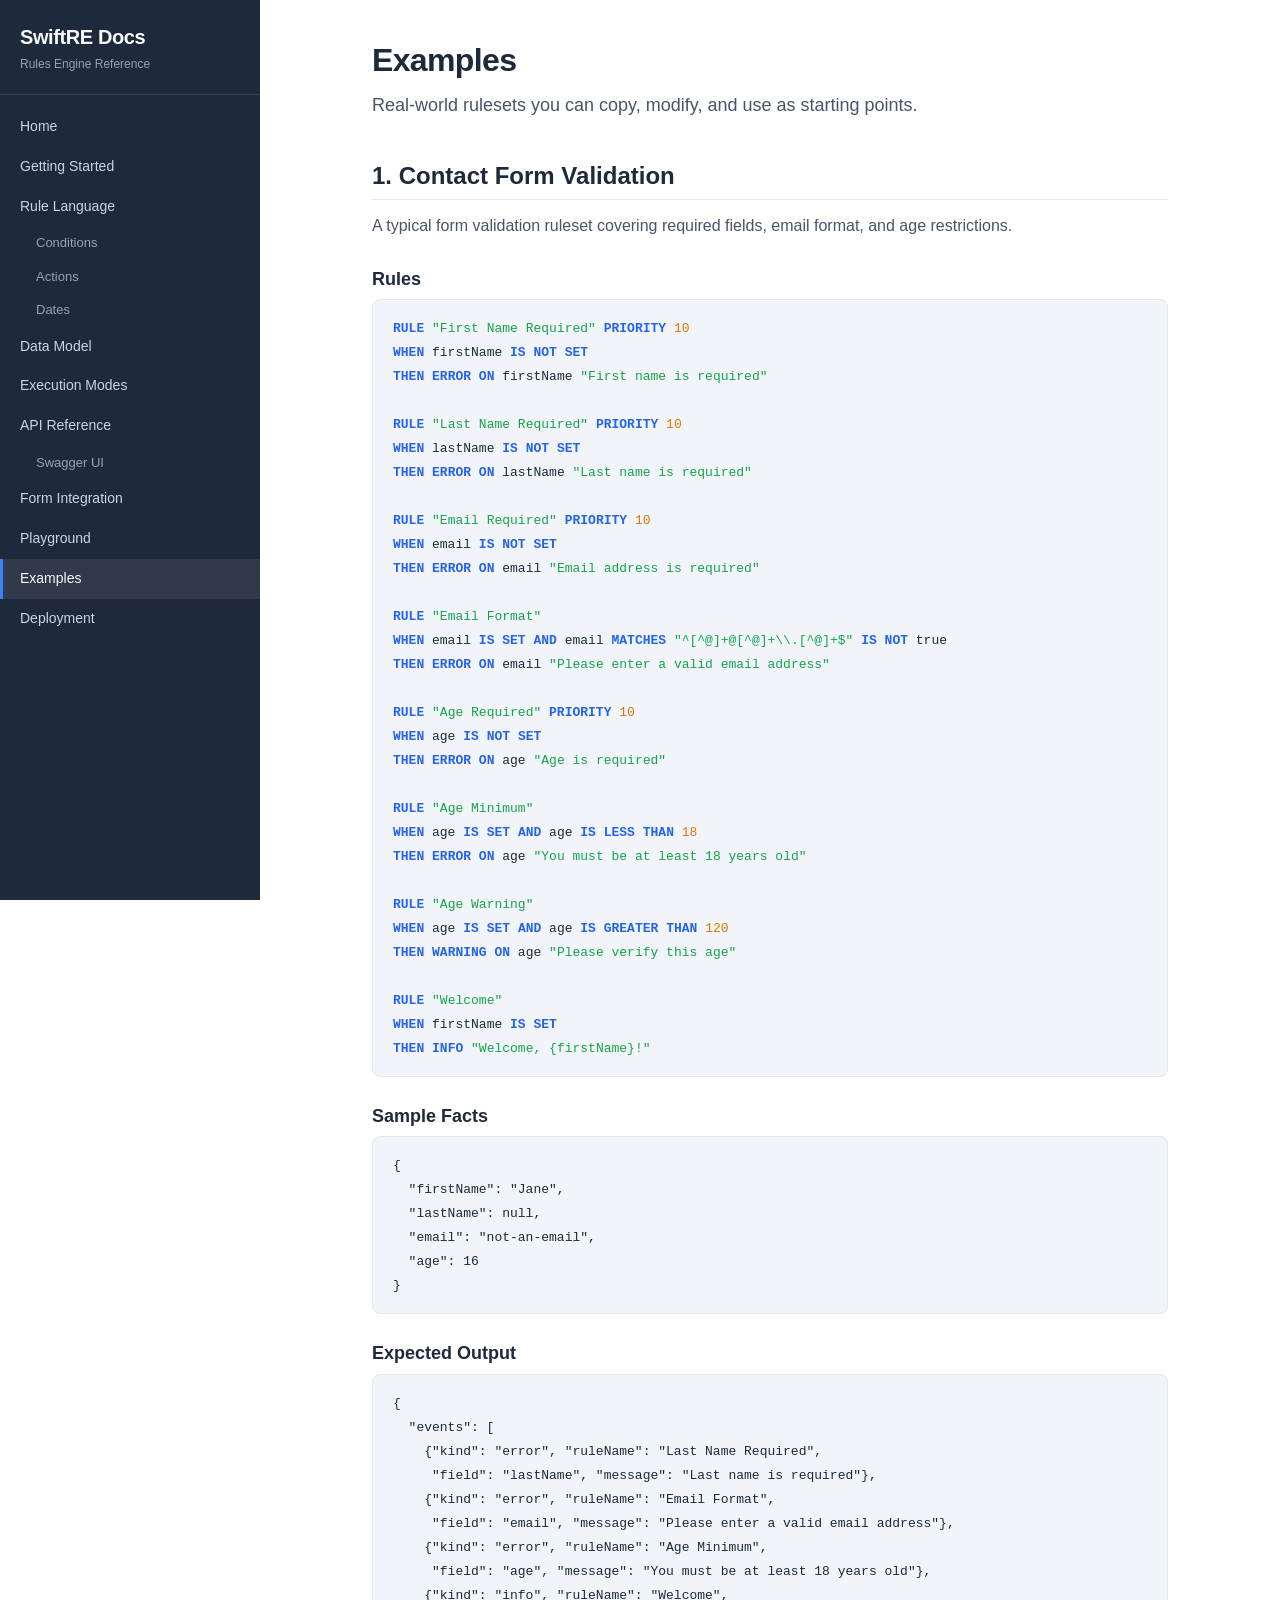
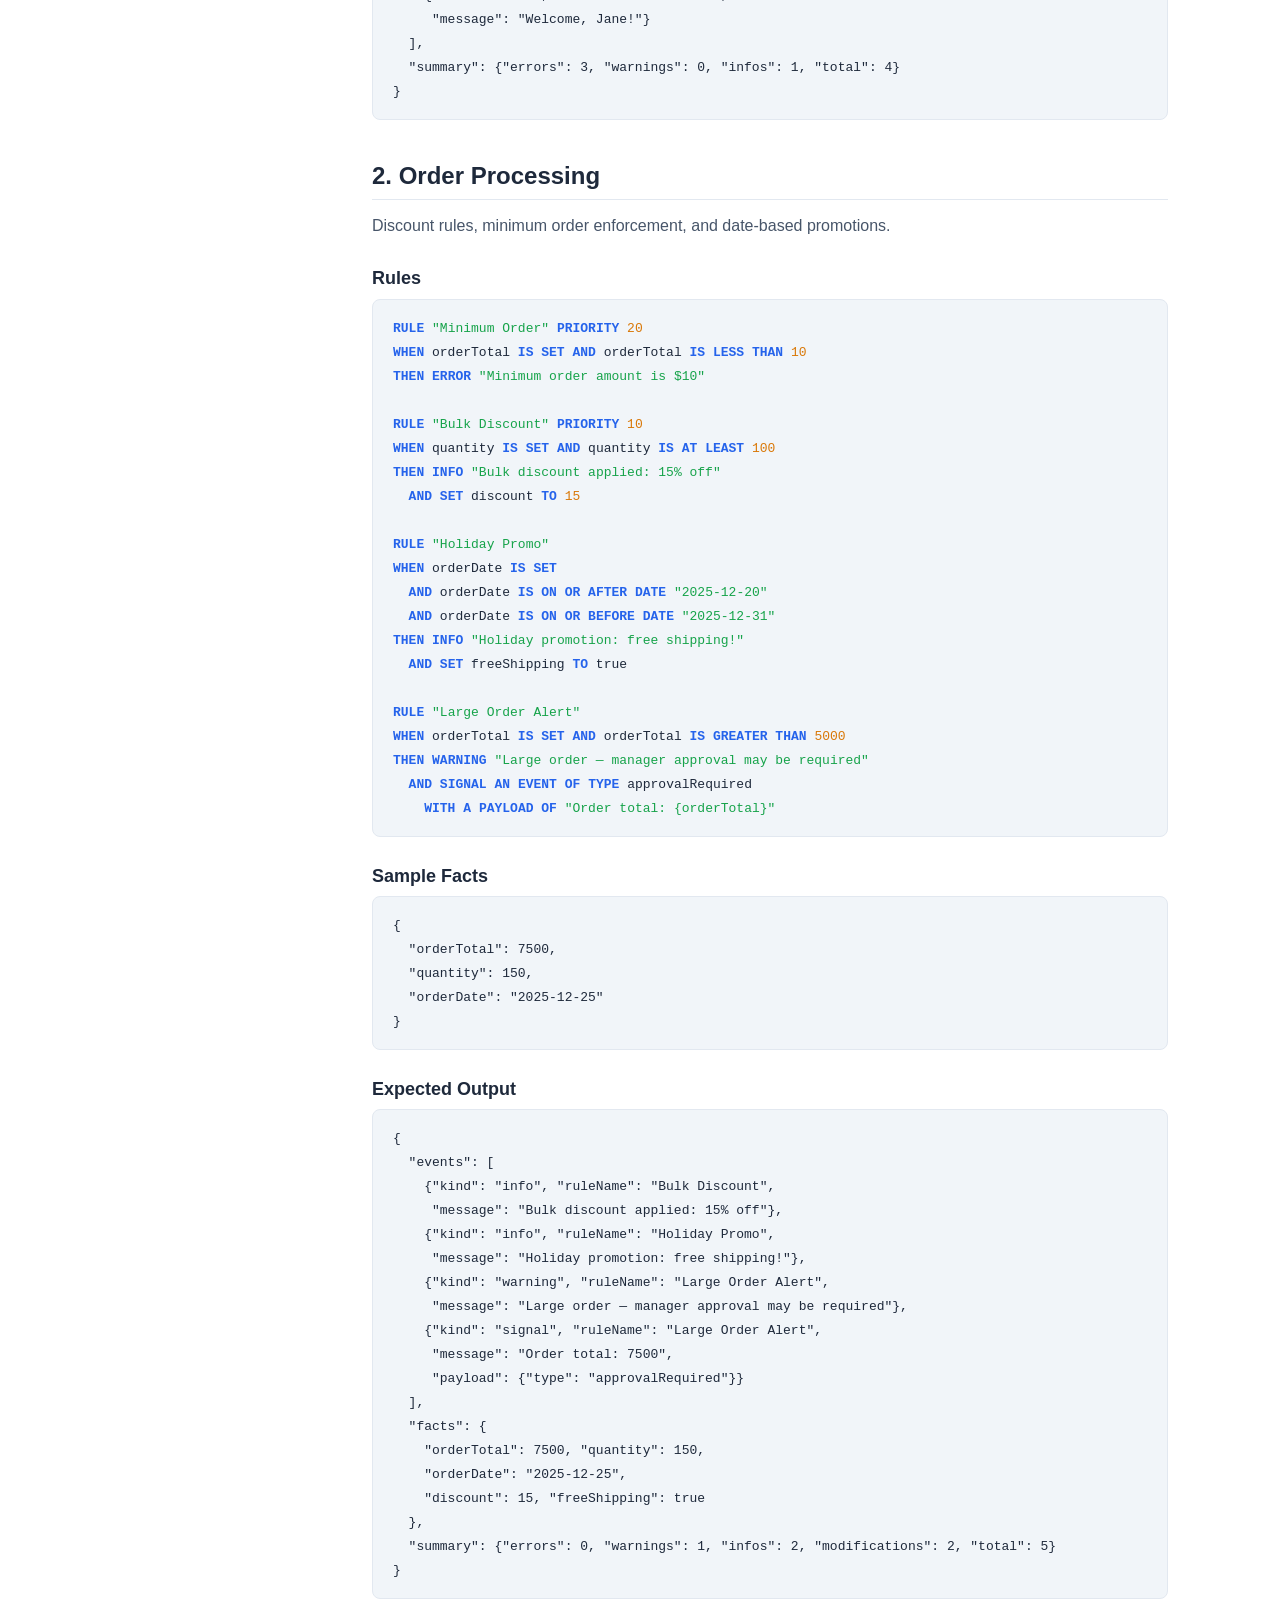
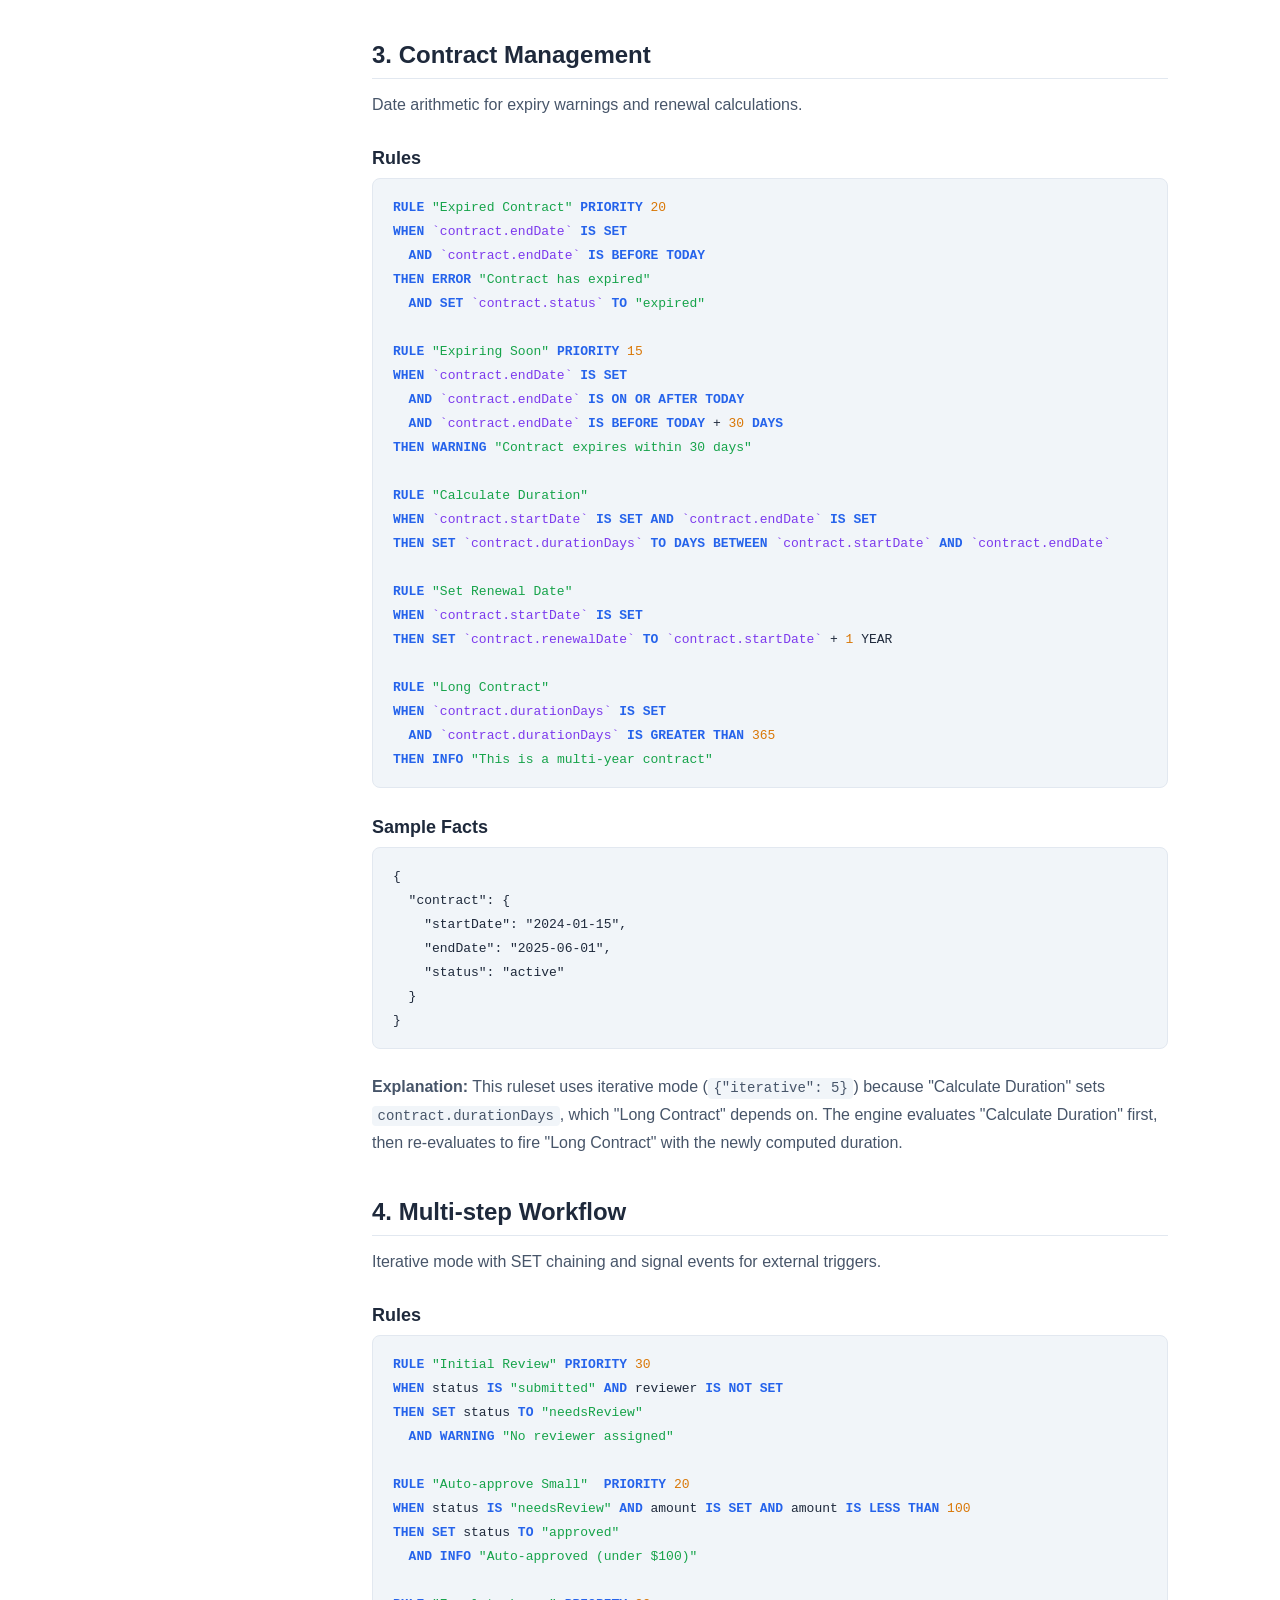
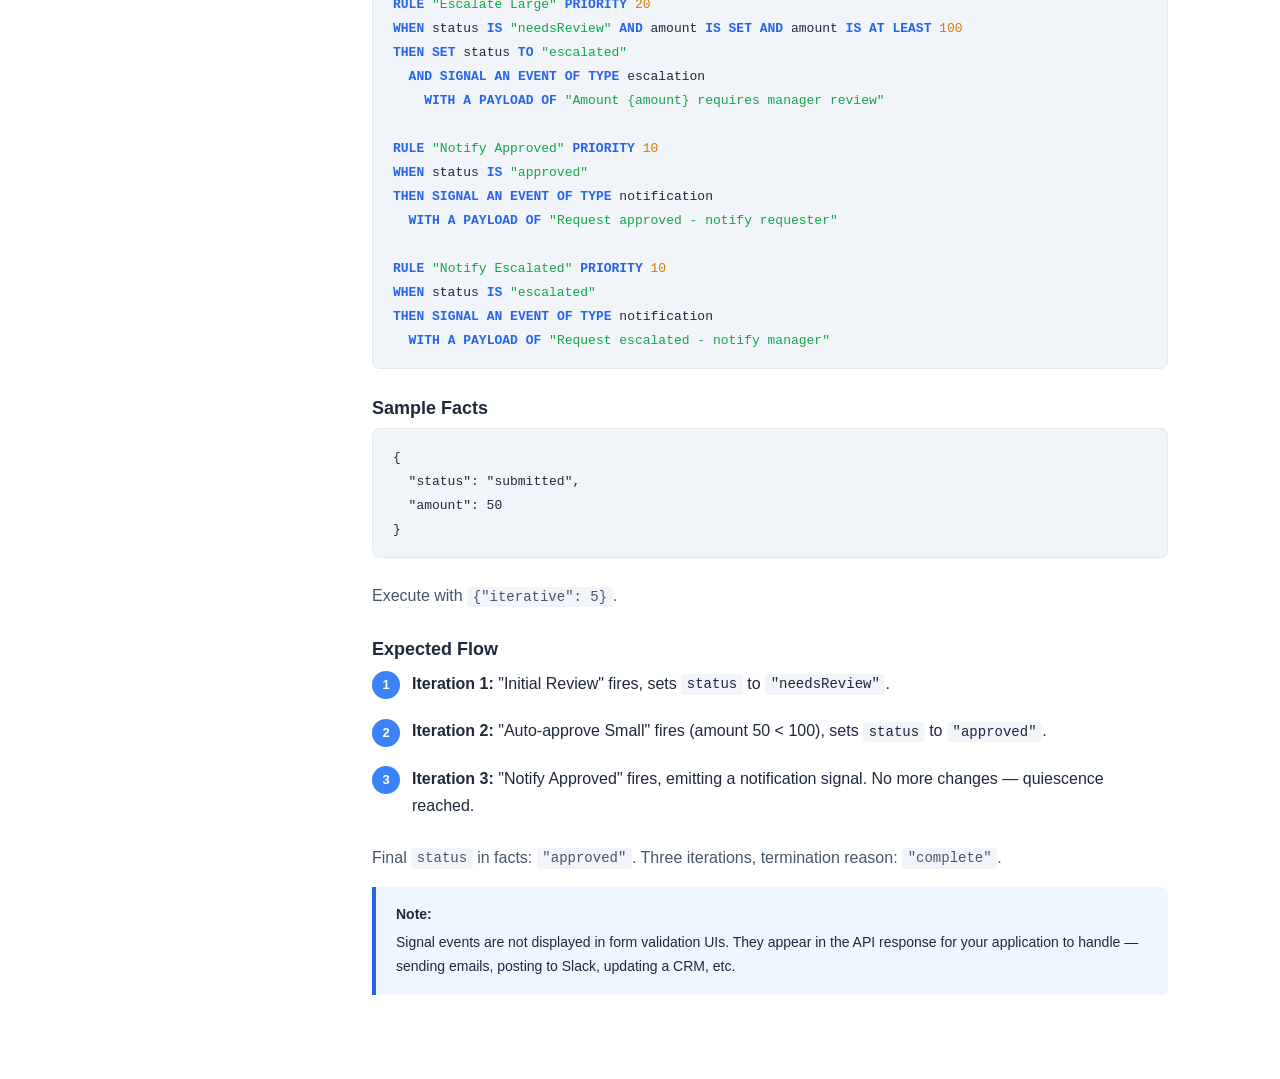
<file: pages/examples.html>
<!DOCTYPE html>
<html lang="en">
<head>
    <meta charset="UTF-8">
    <meta name="viewport" content="width=device-width, initial-scale=1.0">
    <title>Examples — SwiftRE Docs</title>
    <link rel="stylesheet" href="../css/style.css">
</head>
<body>

<button class="menu-toggle" aria-label="Toggle navigation">&#9776;</button>

<aside class="sidebar">
    <div class="sidebar-header">
        <h1>SwiftRE Docs</h1>
        <p>Rules Engine Reference</p>
    </div>
    <nav>
        <ul>
            <li><a href="../index.html">Home</a></li>
            <li><a href="getting-started.html">Getting Started</a></li>
            <li>
                <a href="rule-language.html">Rule Language</a>
                <ul>
                    <li><a href="conditions.html">Conditions</a></li>
                    <li><a href="actions.html">Actions</a></li>
                    <li><a href="dates.html">Dates</a></li>
                </ul>
            </li>
            <li><a href="data-model.html">Data Model</a></li>
            <li><a href="execution.html">Execution Modes</a></li>
            <li>
                <a href="api-reference.html">API Reference</a>
                <ul>
                    <li><a href="swagger.html">Swagger UI</a></li>
                </ul>
            </li>
            <li><a href="integration.html">Form Integration</a></li>
            <li><a href="playground.html">Playground</a></li>
            <li><a href="examples.html">Examples</a></li>
            <li><a href="deployment.html">Deployment</a></li>
        </ul>
    </nav>
</aside>

<main class="content">
    <div class="content-inner">

        <h1>Examples</h1>
        <p class="lead">Real-world rulesets you can copy, modify, and use as starting points.</p>

        <!-- EXAMPLE 1 -->
        <h2>1. Contact Form Validation</h2>
        <p>A typical form validation ruleset covering required fields, email format, and age restrictions.</p>

        <h3>Rules</h3>
        <pre><code class="language-swiftre">RULE "First Name Required" PRIORITY 10
WHEN firstName IS NOT SET
THEN ERROR ON firstName "First name is required"

RULE "Last Name Required" PRIORITY 10
WHEN lastName IS NOT SET
THEN ERROR ON lastName "Last name is required"

RULE "Email Required" PRIORITY 10
WHEN email IS NOT SET
THEN ERROR ON email "Email address is required"

RULE "Email Format"
WHEN email IS SET AND email MATCHES "^[^@]+@[^@]+\\.[^@]+$" IS NOT true
THEN ERROR ON email "Please enter a valid email address"

RULE "Age Required" PRIORITY 10
WHEN age IS NOT SET
THEN ERROR ON age "Age is required"

RULE "Age Minimum"
WHEN age IS SET AND age IS LESS THAN 18
THEN ERROR ON age "You must be at least 18 years old"

RULE "Age Warning"
WHEN age IS SET AND age IS GREATER THAN 120
THEN WARNING ON age "Please verify this age"

RULE "Welcome"
WHEN firstName IS SET
THEN INFO "Welcome, {firstName}!"</code></pre>

        <h3>Sample Facts</h3>
        <pre><code>{
  "firstName": "Jane",
  "lastName": null,
  "email": "not-an-email",
  "age": 16
}</code></pre>

        <h3>Expected Output</h3>
        <pre><code>{
  "events": [
    {"kind": "error", "ruleName": "Last Name Required",
     "field": "lastName", "message": "Last name is required"},
    {"kind": "error", "ruleName": "Email Format",
     "field": "email", "message": "Please enter a valid email address"},
    {"kind": "error", "ruleName": "Age Minimum",
     "field": "age", "message": "You must be at least 18 years old"},
    {"kind": "info", "ruleName": "Welcome",
     "message": "Welcome, Jane!"}
  ],
  "summary": {"errors": 3, "warnings": 0, "infos": 1, "total": 4}
}</code></pre>

        <!-- EXAMPLE 2 -->
        <h2>2. Order Processing</h2>
        <p>Discount rules, minimum order enforcement, and date-based promotions.</p>

        <h3>Rules</h3>
        <pre><code class="language-swiftre">RULE "Minimum Order" PRIORITY 20
WHEN orderTotal IS SET AND orderTotal IS LESS THAN 10
THEN ERROR "Minimum order amount is $10"

RULE "Bulk Discount" PRIORITY 10
WHEN quantity IS SET AND quantity IS AT LEAST 100
THEN INFO "Bulk discount applied: 15% off"
  AND SET discount TO 15

RULE "Holiday Promo"
WHEN orderDate IS SET
  AND orderDate IS ON OR AFTER DATE "2025-12-20"
  AND orderDate IS ON OR BEFORE DATE "2025-12-31"
THEN INFO "Holiday promotion: free shipping!"
  AND SET freeShipping TO true

RULE "Large Order Alert"
WHEN orderTotal IS SET AND orderTotal IS GREATER THAN 5000
THEN WARNING "Large order — manager approval may be required"
  AND SIGNAL AN EVENT OF TYPE approvalRequired
    WITH A PAYLOAD OF "Order total: {orderTotal}"</code></pre>

        <h3>Sample Facts</h3>
        <pre><code>{
  "orderTotal": 7500,
  "quantity": 150,
  "orderDate": "2025-12-25"
}</code></pre>

        <h3>Expected Output</h3>
        <pre><code>{
  "events": [
    {"kind": "info", "ruleName": "Bulk Discount",
     "message": "Bulk discount applied: 15% off"},
    {"kind": "info", "ruleName": "Holiday Promo",
     "message": "Holiday promotion: free shipping!"},
    {"kind": "warning", "ruleName": "Large Order Alert",
     "message": "Large order — manager approval may be required"},
    {"kind": "signal", "ruleName": "Large Order Alert",
     "message": "Order total: 7500",
     "payload": {"type": "approvalRequired"}}
  ],
  "facts": {
    "orderTotal": 7500, "quantity": 150,
    "orderDate": "2025-12-25",
    "discount": 15, "freeShipping": true
  },
  "summary": {"errors": 0, "warnings": 1, "infos": 2, "modifications": 2, "total": 5}
}</code></pre>

        <!-- EXAMPLE 3 -->
        <h2>3. Contract Management</h2>
        <p>Date arithmetic for expiry warnings and renewal calculations.</p>

        <h3>Rules</h3>
        <pre><code class="language-swiftre">RULE "Expired Contract" PRIORITY 20
WHEN `contract.endDate` IS SET
  AND `contract.endDate` IS BEFORE TODAY
THEN ERROR "Contract has expired"
  AND SET `contract.status` TO "expired"

RULE "Expiring Soon" PRIORITY 15
WHEN `contract.endDate` IS SET
  AND `contract.endDate` IS ON OR AFTER TODAY
  AND `contract.endDate` IS BEFORE TODAY + 30 DAYS
THEN WARNING "Contract expires within 30 days"

RULE "Calculate Duration"
WHEN `contract.startDate` IS SET AND `contract.endDate` IS SET
THEN SET `contract.durationDays` TO DAYS BETWEEN `contract.startDate` AND `contract.endDate`

RULE "Set Renewal Date"
WHEN `contract.startDate` IS SET
THEN SET `contract.renewalDate` TO `contract.startDate` + 1 YEAR

RULE "Long Contract"
WHEN `contract.durationDays` IS SET
  AND `contract.durationDays` IS GREATER THAN 365
THEN INFO "This is a multi-year contract"</code></pre>

        <h3>Sample Facts</h3>
        <pre><code>{
  "contract": {
    "startDate": "2024-01-15",
    "endDate": "2025-06-01",
    "status": "active"
  }
}</code></pre>

        <p><strong>Explanation:</strong> This ruleset uses iterative mode (<code>{"iterative": 5}</code>) because "Calculate Duration" sets <code>contract.durationDays</code>, which "Long Contract" depends on. The engine evaluates "Calculate Duration" first, then re-evaluates to fire "Long Contract" with the newly computed duration.</p>

        <!-- EXAMPLE 4 -->
        <h2>4. Multi-step Workflow</h2>
        <p>Iterative mode with SET chaining and signal events for external triggers.</p>

        <h3>Rules</h3>
        <pre><code class="language-swiftre">RULE "Initial Review" PRIORITY 30
WHEN status IS "submitted" AND reviewer IS NOT SET
THEN SET status TO "needsReview"
  AND WARNING "No reviewer assigned"

RULE "Auto-approve Small"  PRIORITY 20
WHEN status IS "needsReview" AND amount IS SET AND amount IS LESS THAN 100
THEN SET status TO "approved"
  AND INFO "Auto-approved (under $100)"

RULE "Escalate Large" PRIORITY 20
WHEN status IS "needsReview" AND amount IS SET AND amount IS AT LEAST 100
THEN SET status TO "escalated"
  AND SIGNAL AN EVENT OF TYPE escalation
    WITH A PAYLOAD OF "Amount {amount} requires manager review"

RULE "Notify Approved" PRIORITY 10
WHEN status IS "approved"
THEN SIGNAL AN EVENT OF TYPE notification
  WITH A PAYLOAD OF "Request approved - notify requester"

RULE "Notify Escalated" PRIORITY 10
WHEN status IS "escalated"
THEN SIGNAL AN EVENT OF TYPE notification
  WITH A PAYLOAD OF "Request escalated - notify manager"</code></pre>

        <h3>Sample Facts</h3>
        <pre><code>{
  "status": "submitted",
  "amount": 50
}</code></pre>
        <p>Execute with <code>{"iterative": 5}</code>.</p>

        <h3>Expected Flow</h3>
        <ol class="steps">
            <li>
                <strong>Iteration 1:</strong> "Initial Review" fires, sets <code>status</code> to <code>"needsReview"</code>.
            </li>
            <li>
                <strong>Iteration 2:</strong> "Auto-approve Small" fires (amount 50 &lt; 100), sets <code>status</code> to <code>"approved"</code>.
            </li>
            <li>
                <strong>Iteration 3:</strong> "Notify Approved" fires, emitting a notification signal. No more changes &mdash; quiescence reached.
            </li>
        </ol>
        <p>Final <code>status</code> in facts: <code>"approved"</code>. Three iterations, termination reason: <code>"complete"</code>.</p>

        <div class="callout">
            <p><strong>Note:</strong> Signal events are not displayed in form validation UIs. They appear in the API response for your application to handle &mdash; sending emails, posting to Slack, updating a CRM, etc.</p>
        </div>

    </div>
</main>

<script src="../js/nav.js"></script>
<script src="../js/highlight.js"></script>
</body>
</html>
</file>
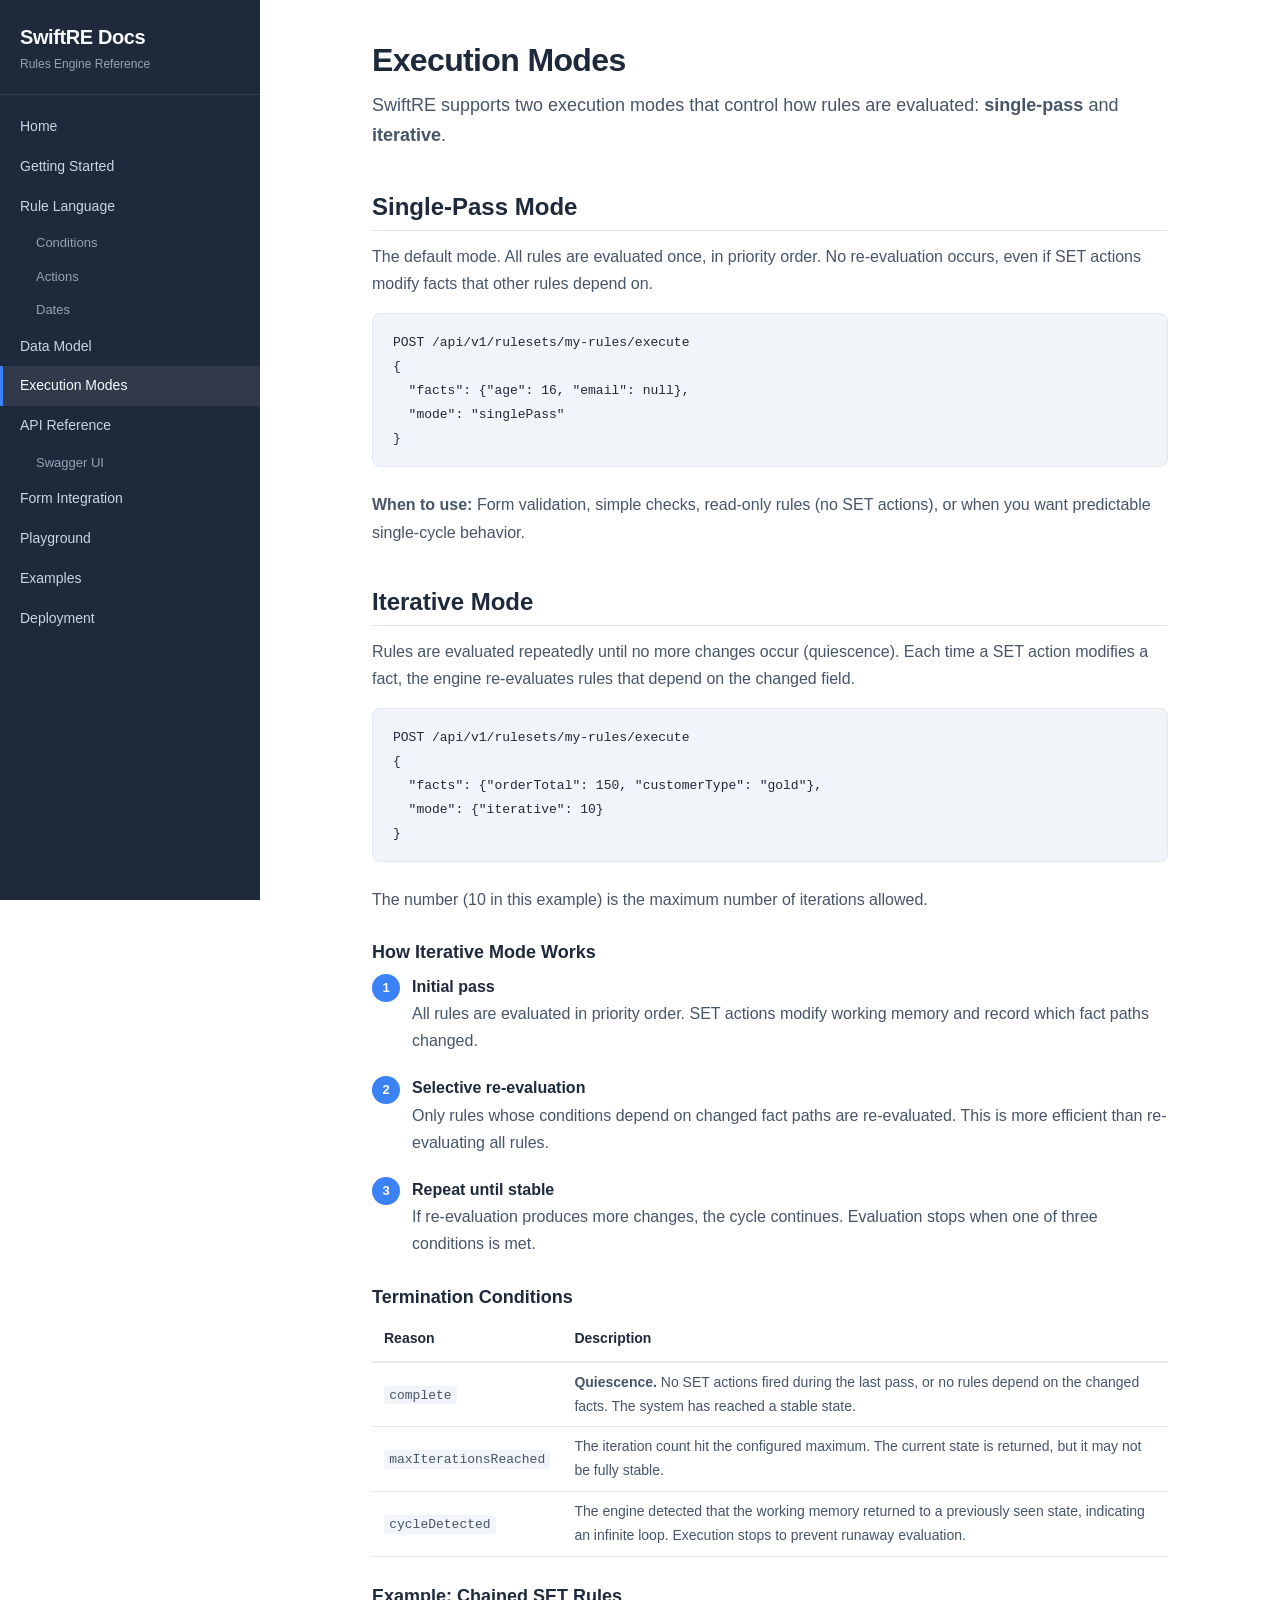
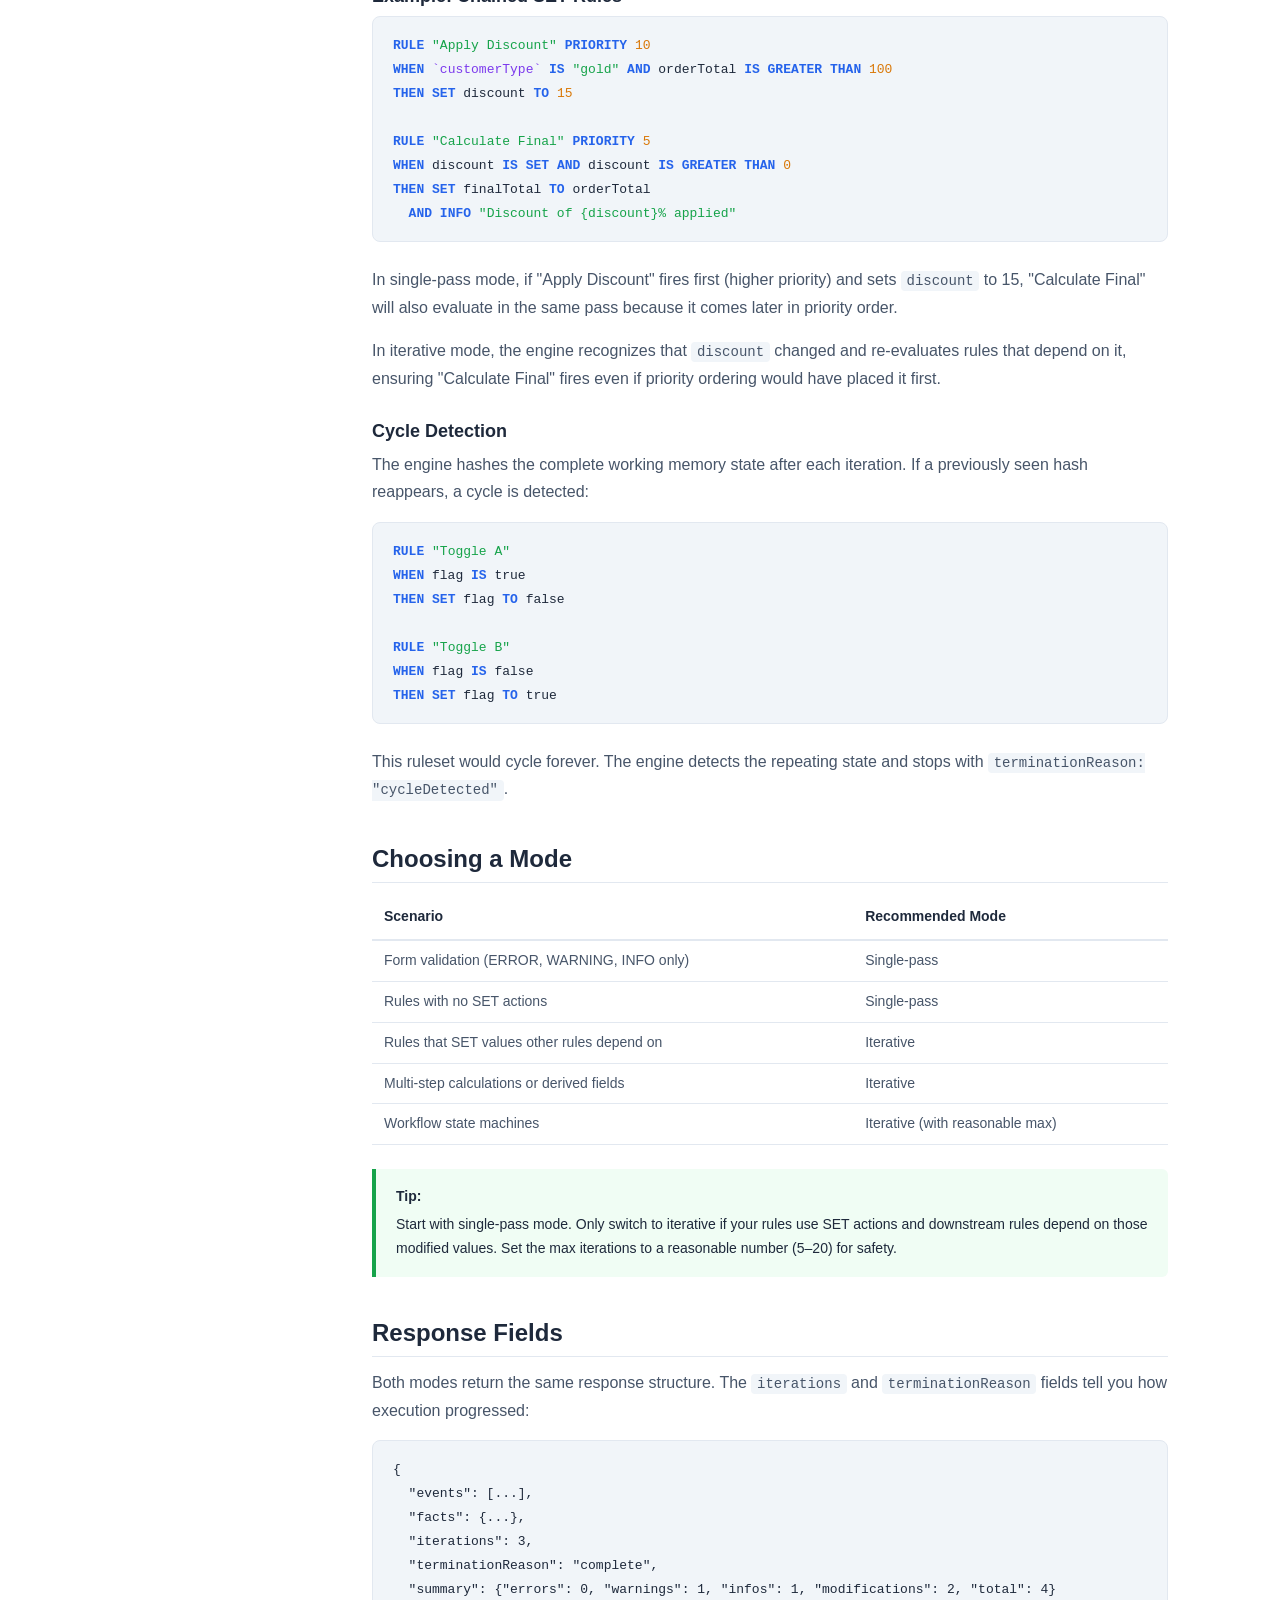
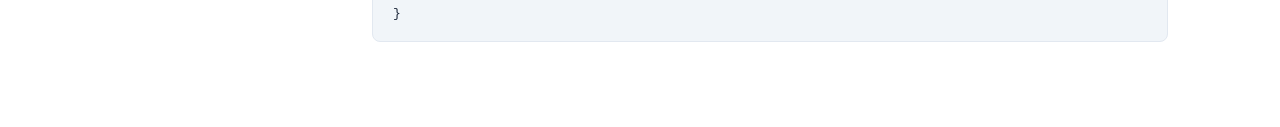
<file: pages/execution.html>
<!DOCTYPE html>
<html lang="en">
<head>
    <meta charset="UTF-8">
    <meta name="viewport" content="width=device-width, initial-scale=1.0">
    <title>Execution Modes — SwiftRE Docs</title>
    <link rel="stylesheet" href="../css/style.css">
</head>
<body>

<button class="menu-toggle" aria-label="Toggle navigation">&#9776;</button>

<aside class="sidebar">
    <div class="sidebar-header">
        <h1>SwiftRE Docs</h1>
        <p>Rules Engine Reference</p>
    </div>
    <nav>
        <ul>
            <li><a href="../index.html">Home</a></li>
            <li><a href="getting-started.html">Getting Started</a></li>
            <li>
                <a href="rule-language.html">Rule Language</a>
                <ul>
                    <li><a href="conditions.html">Conditions</a></li>
                    <li><a href="actions.html">Actions</a></li>
                    <li><a href="dates.html">Dates</a></li>
                </ul>
            </li>
            <li><a href="data-model.html">Data Model</a></li>
            <li><a href="execution.html">Execution Modes</a></li>
            <li>
                <a href="api-reference.html">API Reference</a>
                <ul>
                    <li><a href="swagger.html">Swagger UI</a></li>
                </ul>
            </li>
            <li><a href="integration.html">Form Integration</a></li>
            <li><a href="playground.html">Playground</a></li>
            <li><a href="examples.html">Examples</a></li>
            <li><a href="deployment.html">Deployment</a></li>
        </ul>
    </nav>
</aside>

<main class="content">
    <div class="content-inner">

        <h1>Execution Modes</h1>
        <p class="lead">SwiftRE supports two execution modes that control how rules are evaluated: <strong>single-pass</strong> and <strong>iterative</strong>.</p>

        <h2>Single-Pass Mode</h2>
        <p>The default mode. All rules are evaluated once, in priority order. No re-evaluation occurs, even if SET actions modify facts that other rules depend on.</p>
        <pre><code>POST /api/v1/rulesets/my-rules/execute
{
  "facts": {"age": 16, "email": null},
  "mode": "singlePass"
}</code></pre>
        <p><strong>When to use:</strong> Form validation, simple checks, read-only rules (no SET actions), or when you want predictable single-cycle behavior.</p>

        <h2>Iterative Mode</h2>
        <p>Rules are evaluated repeatedly until no more changes occur (quiescence). Each time a SET action modifies a fact, the engine re-evaluates rules that depend on the changed field.</p>
        <pre><code>POST /api/v1/rulesets/my-rules/execute
{
  "facts": {"orderTotal": 150, "customerType": "gold"},
  "mode": {"iterative": 10}
}</code></pre>
        <p>The number (10 in this example) is the maximum number of iterations allowed.</p>

        <h3>How Iterative Mode Works</h3>
        <ol class="steps">
            <li>
                <strong>Initial pass</strong>
                <p>All rules are evaluated in priority order. SET actions modify working memory and record which fact paths changed.</p>
            </li>
            <li>
                <strong>Selective re-evaluation</strong>
                <p>Only rules whose conditions depend on changed fact paths are re-evaluated. This is more efficient than re-evaluating all rules.</p>
            </li>
            <li>
                <strong>Repeat until stable</strong>
                <p>If re-evaluation produces more changes, the cycle continues. Evaluation stops when one of three conditions is met.</p>
            </li>
        </ol>

        <h3>Termination Conditions</h3>
        <table>
            <thead>
                <tr><th>Reason</th><th>Description</th></tr>
            </thead>
            <tbody>
                <tr><td><code>complete</code></td><td><strong>Quiescence.</strong> No SET actions fired during the last pass, or no rules depend on the changed facts. The system has reached a stable state.</td></tr>
                <tr><td><code>maxIterationsReached</code></td><td>The iteration count hit the configured maximum. The current state is returned, but it may not be fully stable.</td></tr>
                <tr><td><code>cycleDetected</code></td><td>The engine detected that the working memory returned to a previously seen state, indicating an infinite loop. Execution stops to prevent runaway evaluation.</td></tr>
            </tbody>
        </table>

        <h3>Example: Chained SET Rules</h3>
        <pre><code class="language-swiftre">RULE "Apply Discount" PRIORITY 10
WHEN `customerType` IS "gold" AND orderTotal IS GREATER THAN 100
THEN SET discount TO 15

RULE "Calculate Final" PRIORITY 5
WHEN discount IS SET AND discount IS GREATER THAN 0
THEN SET finalTotal TO orderTotal
  AND INFO "Discount of {discount}% applied"</code></pre>

        <p>In single-pass mode, if "Apply Discount" fires first (higher priority) and sets <code>discount</code> to 15, "Calculate Final" will also evaluate in the same pass because it comes later in priority order.</p>

        <p>In iterative mode, the engine recognizes that <code>discount</code> changed and re-evaluates rules that depend on it, ensuring "Calculate Final" fires even if priority ordering would have placed it first.</p>

        <h3>Cycle Detection</h3>
        <p>The engine hashes the complete working memory state after each iteration. If a previously seen hash reappears, a cycle is detected:</p>
        <pre><code class="language-swiftre">RULE "Toggle A"
WHEN flag IS true
THEN SET flag TO false

RULE "Toggle B"
WHEN flag IS false
THEN SET flag TO true</code></pre>
        <p>This ruleset would cycle forever. The engine detects the repeating state and stops with <code>terminationReason: "cycleDetected"</code>.</p>

        <h2>Choosing a Mode</h2>
        <table>
            <thead>
                <tr><th>Scenario</th><th>Recommended Mode</th></tr>
            </thead>
            <tbody>
                <tr><td>Form validation (ERROR, WARNING, INFO only)</td><td>Single-pass</td></tr>
                <tr><td>Rules with no SET actions</td><td>Single-pass</td></tr>
                <tr><td>Rules that SET values other rules depend on</td><td>Iterative</td></tr>
                <tr><td>Multi-step calculations or derived fields</td><td>Iterative</td></tr>
                <tr><td>Workflow state machines</td><td>Iterative (with reasonable max)</td></tr>
            </tbody>
        </table>

        <div class="callout tip">
            <p><strong>Tip:</strong> Start with single-pass mode. Only switch to iterative if your rules use SET actions and downstream rules depend on those modified values. Set the max iterations to a reasonable number (5&ndash;20) for safety.</p>
        </div>

        <h2>Response Fields</h2>
        <p>Both modes return the same response structure. The <code>iterations</code> and <code>terminationReason</code> fields tell you how execution progressed:</p>
        <pre><code>{
  "events": [...],
  "facts": {...},
  "iterations": 3,
  "terminationReason": "complete",
  "summary": {"errors": 0, "warnings": 1, "infos": 1, "modifications": 2, "total": 4}
}</code></pre>

    </div>
</main>

<script src="../js/nav.js"></script>
<script src="../js/highlight.js"></script>
</body>
</html>
</file>
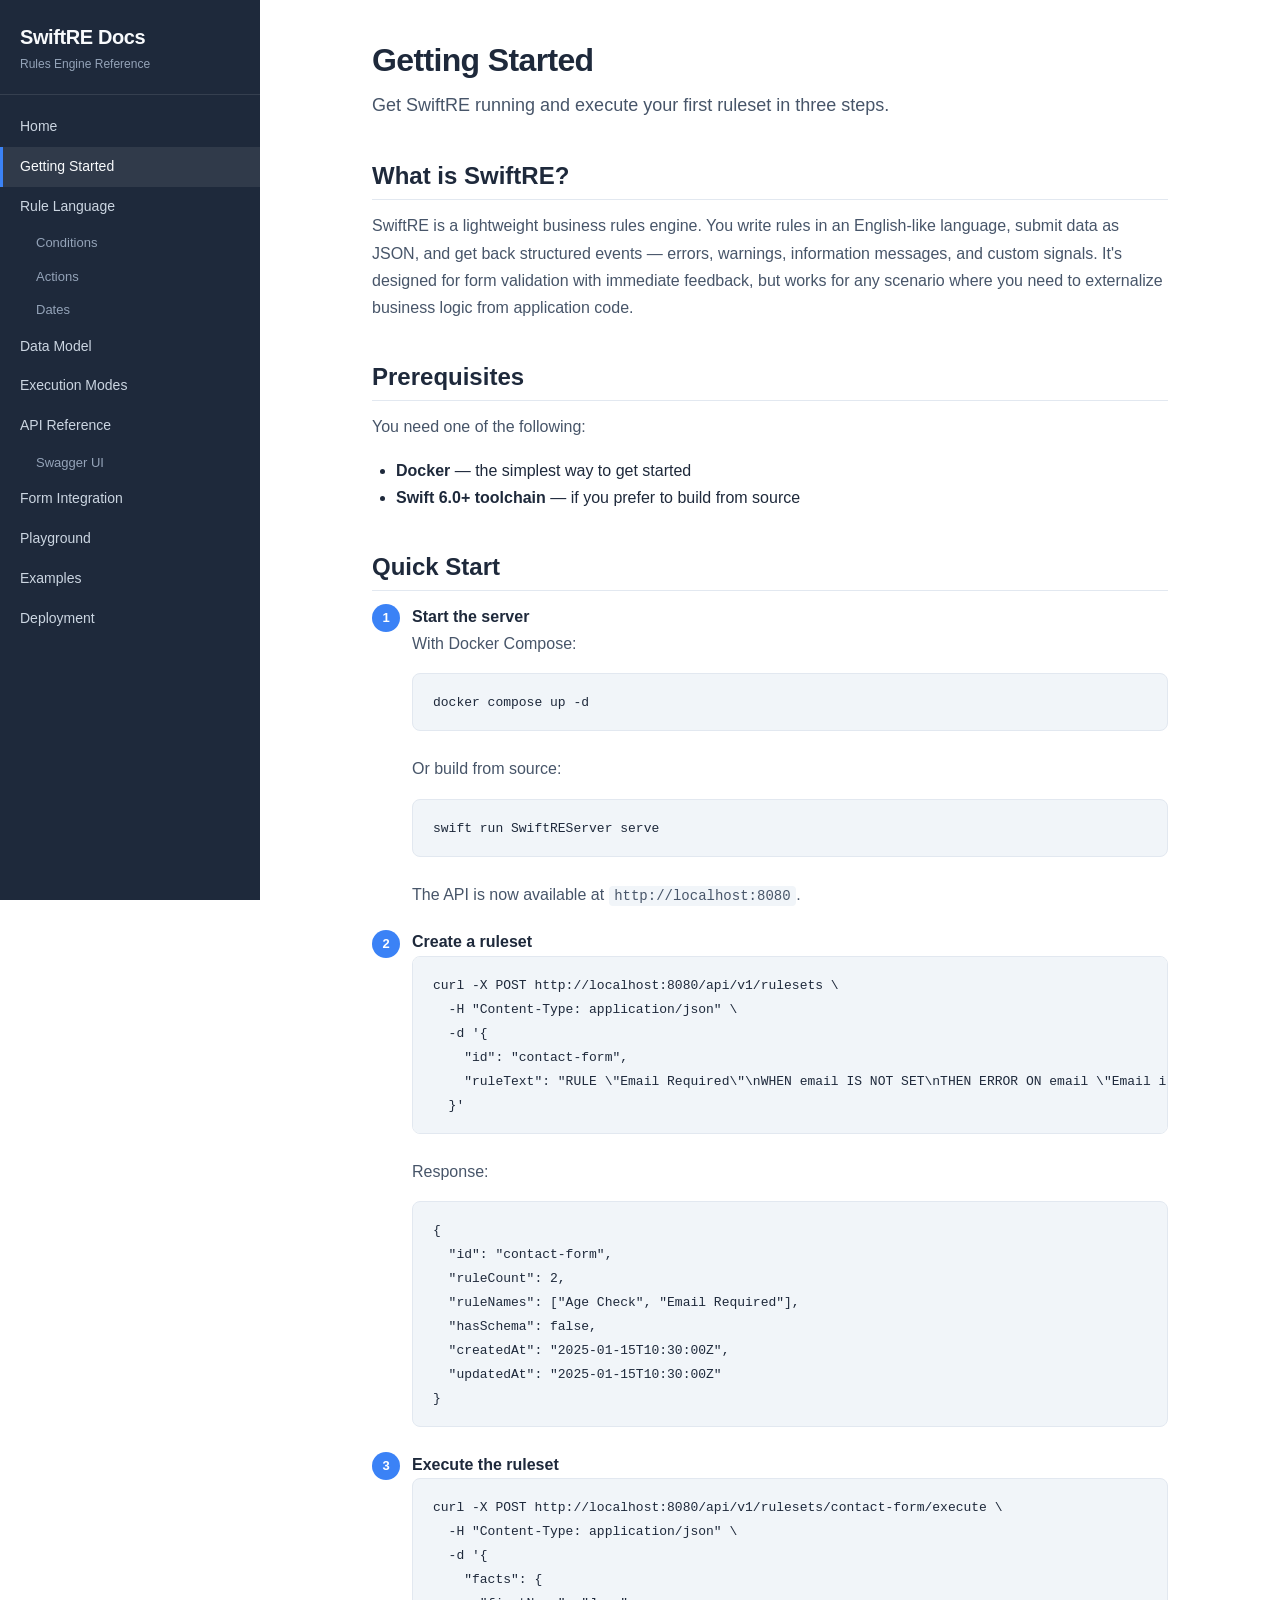
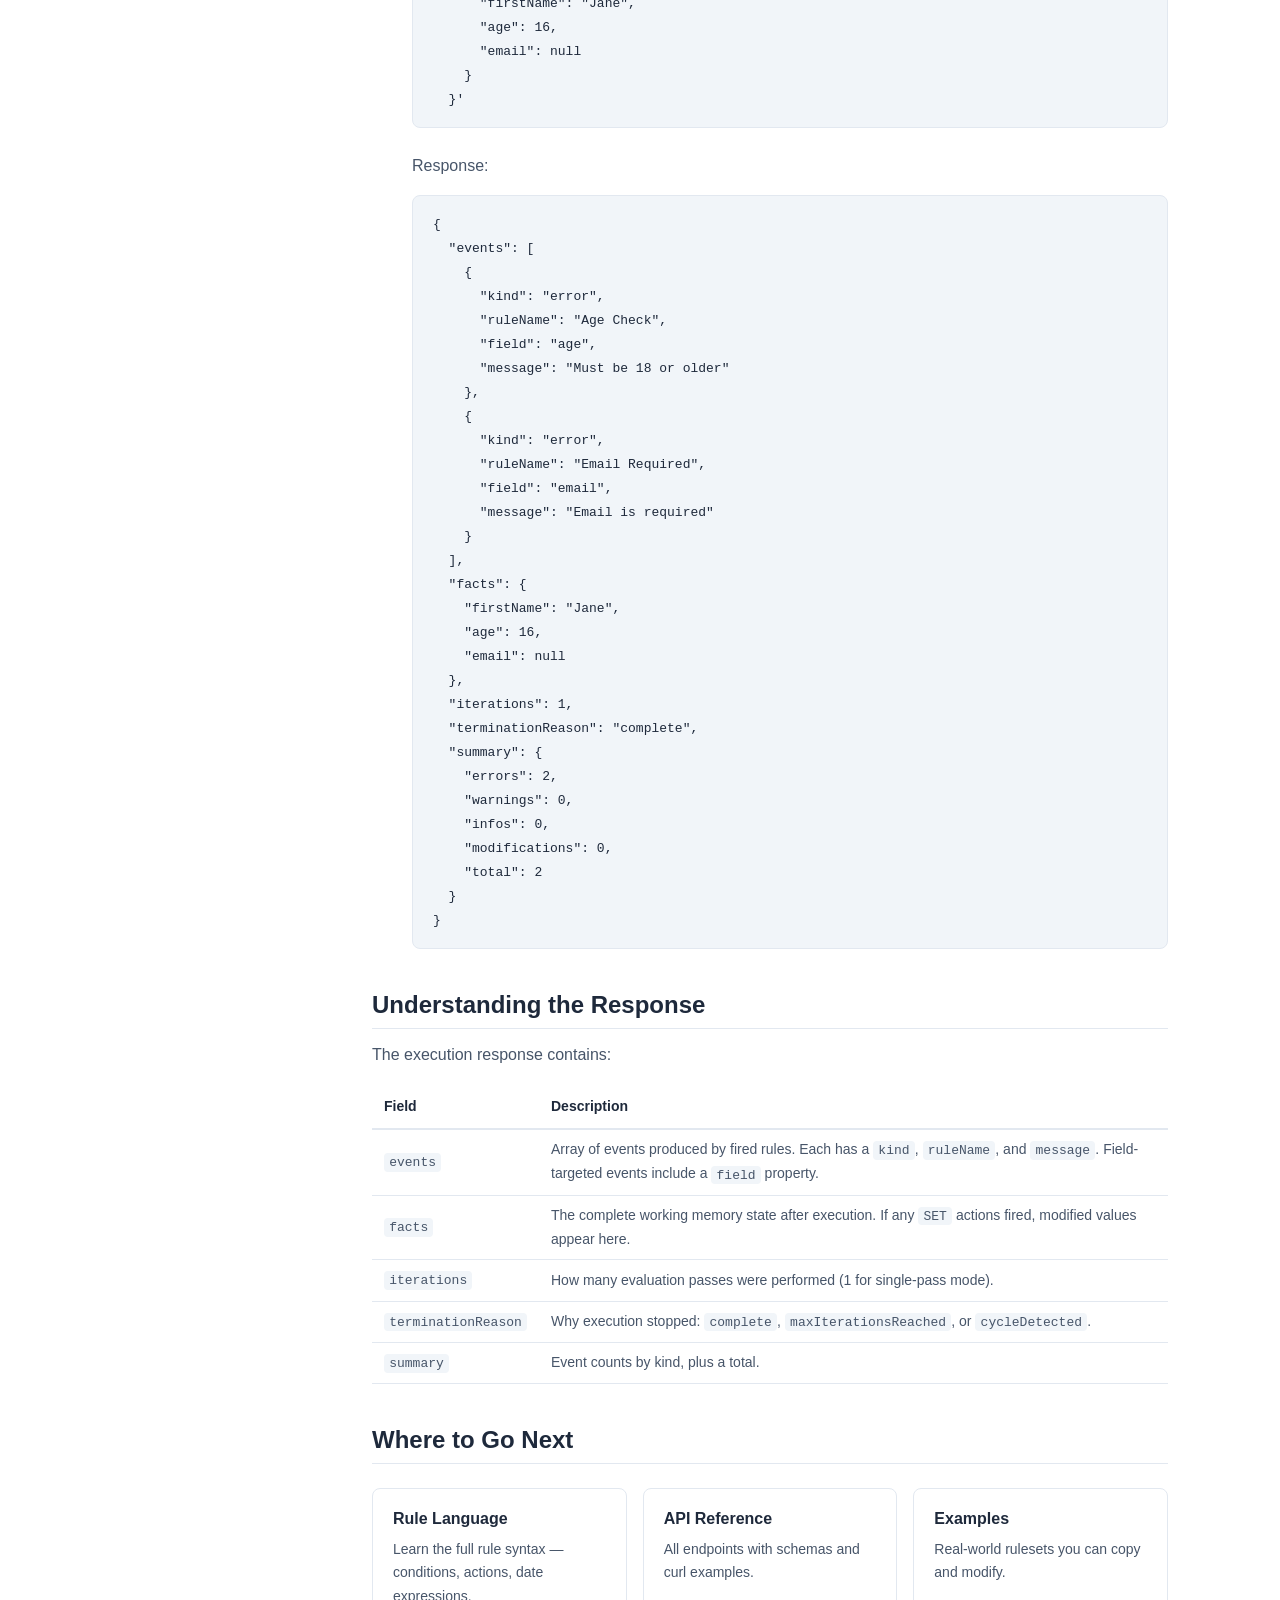
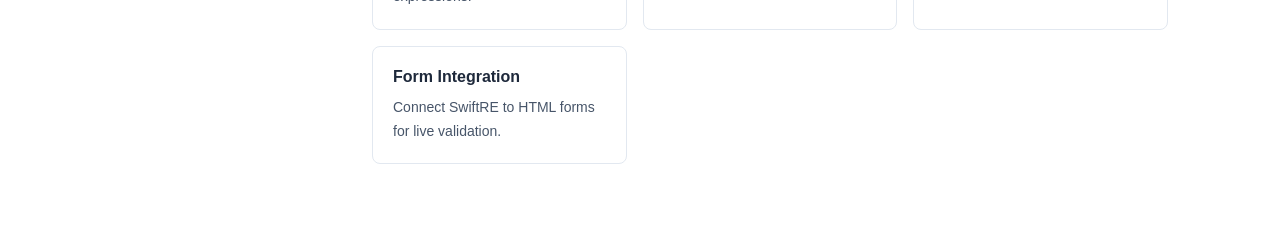
<file: pages/getting-started.html>
<!DOCTYPE html>
<html lang="en">
<head>
    <meta charset="UTF-8">
    <meta name="viewport" content="width=device-width, initial-scale=1.0">
    <title>Getting Started — SwiftRE Docs</title>
    <link rel="stylesheet" href="../css/style.css">
</head>
<body>

<button class="menu-toggle" aria-label="Toggle navigation">&#9776;</button>

<aside class="sidebar">
    <div class="sidebar-header">
        <h1>SwiftRE Docs</h1>
        <p>Rules Engine Reference</p>
    </div>
    <nav>
        <ul>
            <li><a href="../index.html">Home</a></li>
            <li><a href="getting-started.html">Getting Started</a></li>
            <li>
                <a href="rule-language.html">Rule Language</a>
                <ul>
                    <li><a href="conditions.html">Conditions</a></li>
                    <li><a href="actions.html">Actions</a></li>
                    <li><a href="dates.html">Dates</a></li>
                </ul>
            </li>
            <li><a href="data-model.html">Data Model</a></li>
            <li><a href="execution.html">Execution Modes</a></li>
            <li>
                <a href="api-reference.html">API Reference</a>
                <ul>
                    <li><a href="swagger.html">Swagger UI</a></li>
                </ul>
            </li>
            <li><a href="integration.html">Form Integration</a></li>
            <li><a href="playground.html">Playground</a></li>
            <li><a href="examples.html">Examples</a></li>
            <li><a href="deployment.html">Deployment</a></li>
        </ul>
    </nav>
</aside>

<main class="content">
    <div class="content-inner">

        <h1>Getting Started</h1>
        <p class="lead">Get SwiftRE running and execute your first ruleset in three steps.</p>

        <h2>What is SwiftRE?</h2>
        <p>SwiftRE is a lightweight business rules engine. You write rules in an English-like language, submit data as JSON, and get back structured events &mdash; errors, warnings, information messages, and custom signals. It's designed for form validation with immediate feedback, but works for any scenario where you need to externalize business logic from application code.</p>

        <h2>Prerequisites</h2>
        <p>You need one of the following:</p>
        <ul style="margin-bottom: 1.5rem; padding-left: 1.5rem;">
            <li><strong>Docker</strong> &mdash; the simplest way to get started</li>
            <li><strong>Swift 6.0+ toolchain</strong> &mdash; if you prefer to build from source</li>
        </ul>

        <h2>Quick Start</h2>
        <ol class="steps">
            <li>
                <strong>Start the server</strong>
                <p>With Docker Compose:</p>
                <pre><code>docker compose up -d</code></pre>
                <p>Or build from source:</p>
                <pre><code>swift run SwiftREServer serve</code></pre>
                <p>The API is now available at <code>http://localhost:8080</code>.</p>
            </li>
            <li>
                <strong>Create a ruleset</strong>
                <pre><code>curl -X POST http://localhost:8080/api/v1/rulesets \
  -H "Content-Type: application/json" \
  -d '{
    "id": "contact-form",
    "ruleText": "RULE \"Email Required\"\nWHEN email IS NOT SET\nTHEN ERROR ON email \"Email is required\"\n\nRULE \"Age Check\" PRIORITY 10\nWHEN age IS SET AND age IS LESS THAN 18\nTHEN ERROR ON age \"Must be 18 or older\""
  }'</code></pre>
                <p>Response:</p>
                <pre><code>{
  "id": "contact-form",
  "ruleCount": 2,
  "ruleNames": ["Age Check", "Email Required"],
  "hasSchema": false,
  "createdAt": "2025-01-15T10:30:00Z",
  "updatedAt": "2025-01-15T10:30:00Z"
}</code></pre>
            </li>
            <li>
                <strong>Execute the ruleset</strong>
                <pre><code>curl -X POST http://localhost:8080/api/v1/rulesets/contact-form/execute \
  -H "Content-Type: application/json" \
  -d '{
    "facts": {
      "firstName": "Jane",
      "age": 16,
      "email": null
    }
  }'</code></pre>
                <p>Response:</p>
                <pre><code>{
  "events": [
    {
      "kind": "error",
      "ruleName": "Age Check",
      "field": "age",
      "message": "Must be 18 or older"
    },
    {
      "kind": "error",
      "ruleName": "Email Required",
      "field": "email",
      "message": "Email is required"
    }
  ],
  "facts": {
    "firstName": "Jane",
    "age": 16,
    "email": null
  },
  "iterations": 1,
  "terminationReason": "complete",
  "summary": {
    "errors": 2,
    "warnings": 0,
    "infos": 0,
    "modifications": 0,
    "total": 2
  }
}</code></pre>
            </li>
        </ol>

        <h2>Understanding the Response</h2>
        <p>The execution response contains:</p>
        <table>
            <thead>
                <tr><th>Field</th><th>Description</th></tr>
            </thead>
            <tbody>
                <tr><td><code>events</code></td><td>Array of events produced by fired rules. Each has a <code>kind</code>, <code>ruleName</code>, and <code>message</code>. Field-targeted events include a <code>field</code> property.</td></tr>
                <tr><td><code>facts</code></td><td>The complete working memory state after execution. If any <code>SET</code> actions fired, modified values appear here.</td></tr>
                <tr><td><code>iterations</code></td><td>How many evaluation passes were performed (1 for single-pass mode).</td></tr>
                <tr><td><code>terminationReason</code></td><td>Why execution stopped: <code>complete</code>, <code>maxIterationsReached</code>, or <code>cycleDetected</code>.</td></tr>
                <tr><td><code>summary</code></td><td>Event counts by kind, plus a total.</td></tr>
            </tbody>
        </table>

        <h2>Where to Go Next</h2>
        <div class="card-grid">
            <a class="card" href="rule-language.html">
                <h3>Rule Language</h3>
                <p>Learn the full rule syntax &mdash; conditions, actions, date expressions.</p>
            </a>
            <a class="card" href="api-reference.html">
                <h3>API Reference</h3>
                <p>All endpoints with schemas and curl examples.</p>
            </a>
            <a class="card" href="examples.html">
                <h3>Examples</h3>
                <p>Real-world rulesets you can copy and modify.</p>
            </a>
            <a class="card" href="integration.html">
                <h3>Form Integration</h3>
                <p>Connect SwiftRE to HTML forms for live validation.</p>
            </a>
        </div>

    </div>
</main>

<script src="../js/nav.js"></script>
<script src="../js/highlight.js"></script>
</body>
</html>
</file>
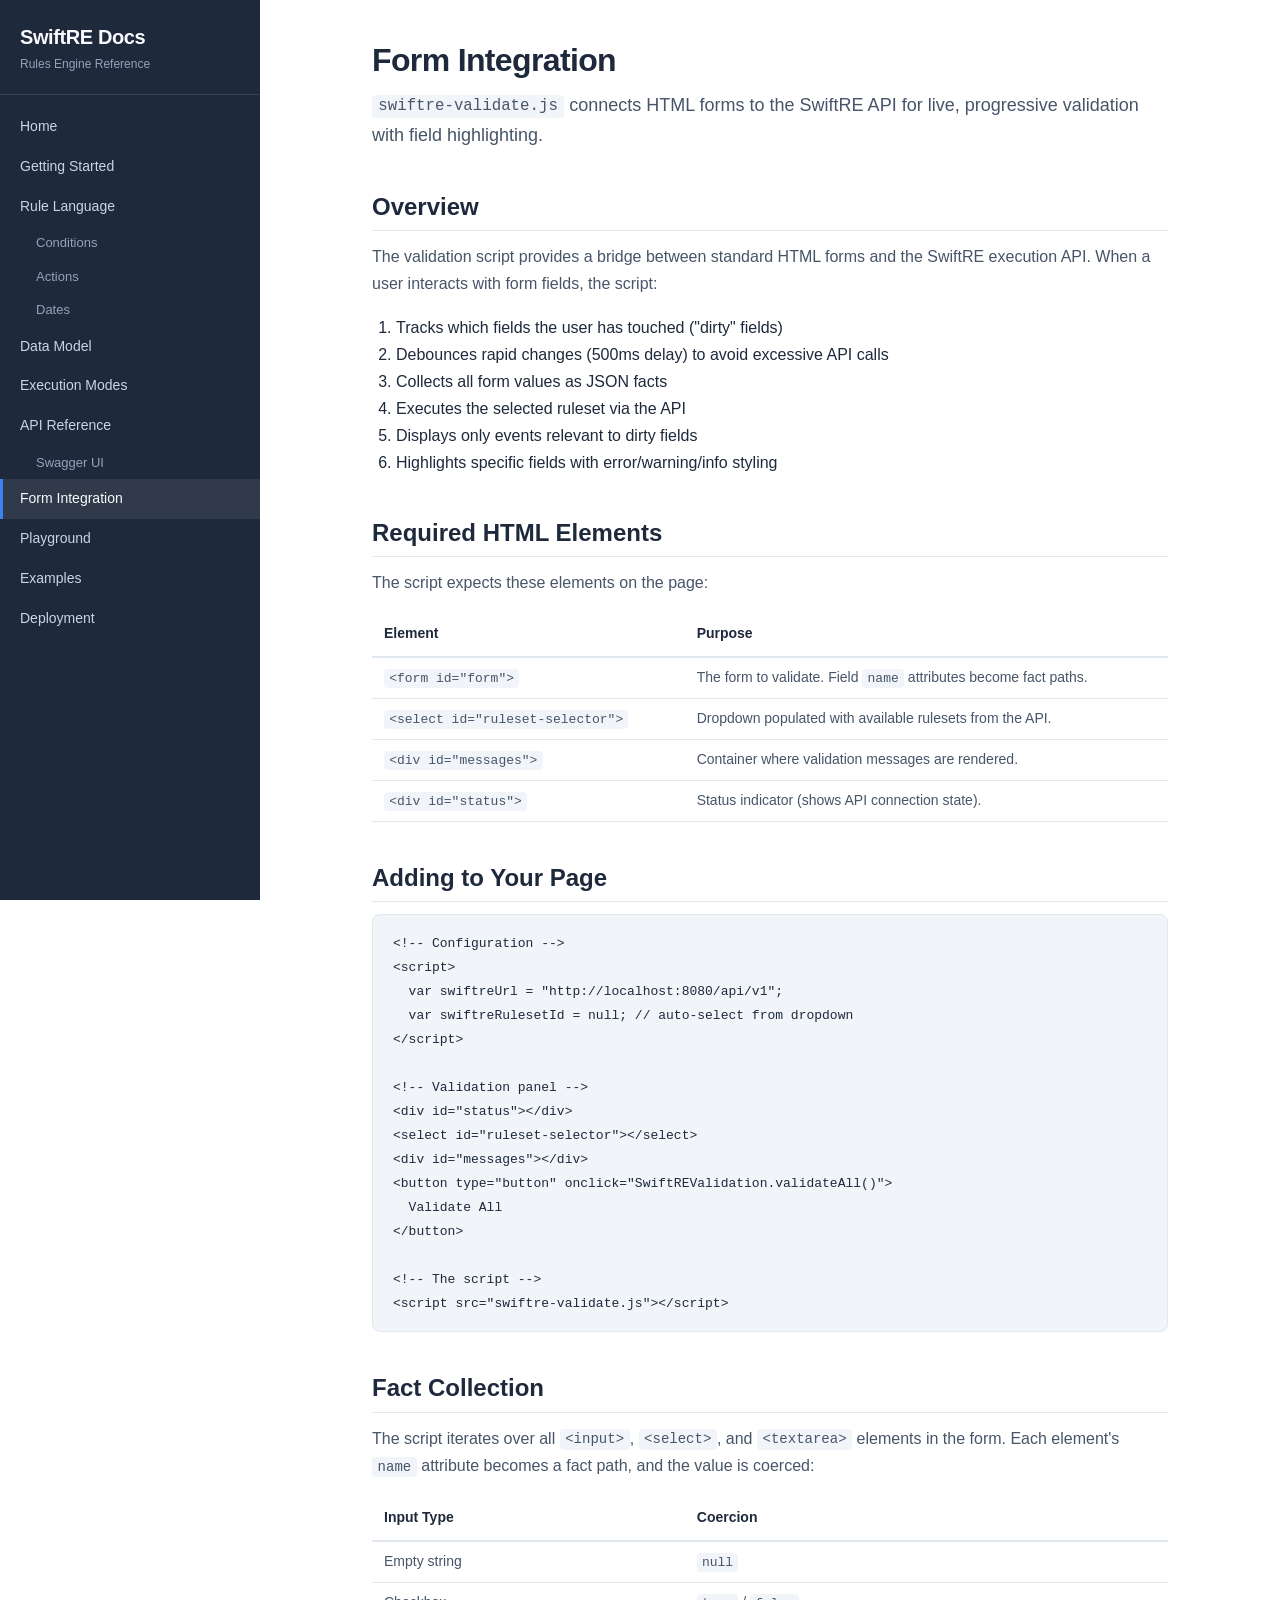
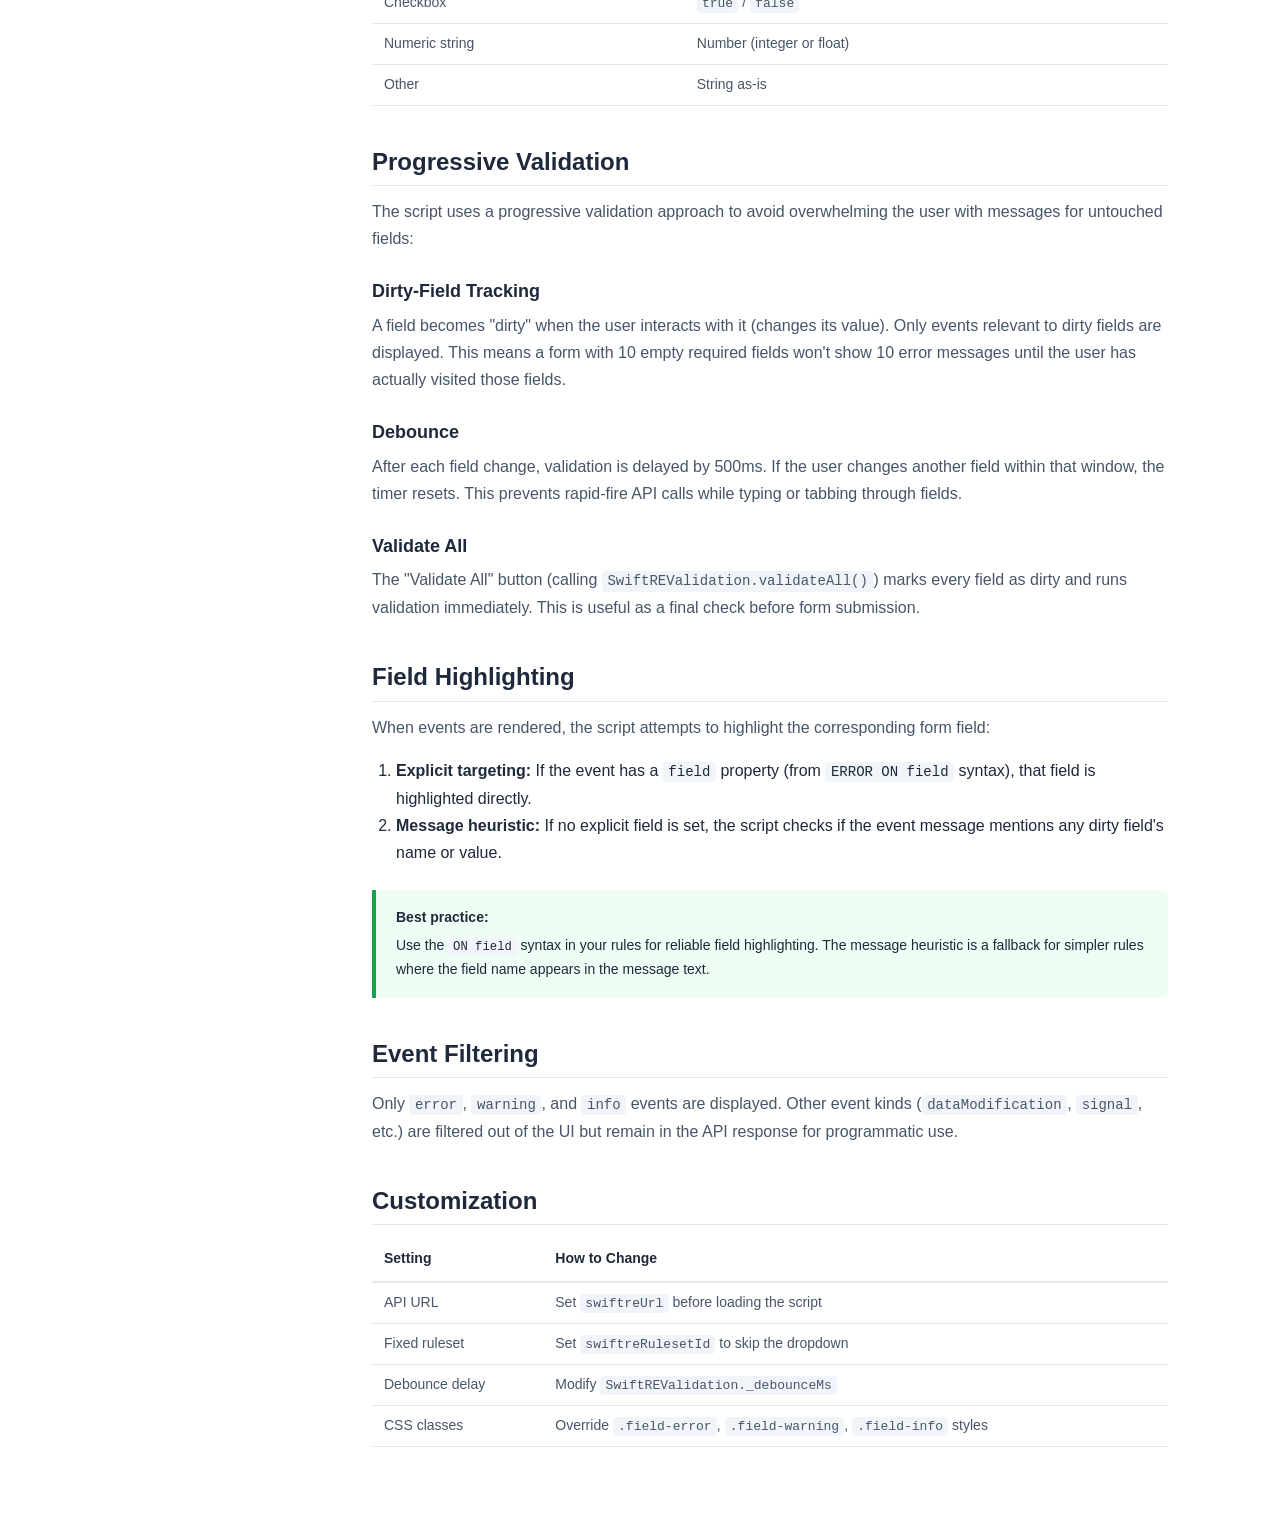
<file: pages/integration.html>
<!DOCTYPE html>
<html lang="en">
<head>
    <meta charset="UTF-8">
    <meta name="viewport" content="width=device-width, initial-scale=1.0">
    <title>Form Integration — SwiftRE Docs</title>
    <link rel="stylesheet" href="../css/style.css">
</head>
<body>

<button class="menu-toggle" aria-label="Toggle navigation">&#9776;</button>

<aside class="sidebar">
    <div class="sidebar-header">
        <h1>SwiftRE Docs</h1>
        <p>Rules Engine Reference</p>
    </div>
    <nav>
        <ul>
            <li><a href="../index.html">Home</a></li>
            <li><a href="getting-started.html">Getting Started</a></li>
            <li>
                <a href="rule-language.html">Rule Language</a>
                <ul>
                    <li><a href="conditions.html">Conditions</a></li>
                    <li><a href="actions.html">Actions</a></li>
                    <li><a href="dates.html">Dates</a></li>
                </ul>
            </li>
            <li><a href="data-model.html">Data Model</a></li>
            <li><a href="execution.html">Execution Modes</a></li>
            <li>
                <a href="api-reference.html">API Reference</a>
                <ul>
                    <li><a href="swagger.html">Swagger UI</a></li>
                </ul>
            </li>
            <li><a href="integration.html">Form Integration</a></li>
            <li><a href="playground.html">Playground</a></li>
            <li><a href="examples.html">Examples</a></li>
            <li><a href="deployment.html">Deployment</a></li>
        </ul>
    </nav>
</aside>

<main class="content">
    <div class="content-inner">

        <h1>Form Integration</h1>
        <p class="lead"><code>swiftre-validate.js</code> connects HTML forms to the SwiftRE API for live, progressive validation with field highlighting.</p>

        <h2>Overview</h2>
        <p>The validation script provides a bridge between standard HTML forms and the SwiftRE execution API. When a user interacts with form fields, the script:</p>
        <ol style="margin-bottom: 1.5rem; padding-left: 1.5rem;">
            <li>Tracks which fields the user has touched ("dirty" fields)</li>
            <li>Debounces rapid changes (500ms delay) to avoid excessive API calls</li>
            <li>Collects all form values as JSON facts</li>
            <li>Executes the selected ruleset via the API</li>
            <li>Displays only events relevant to dirty fields</li>
            <li>Highlights specific fields with error/warning/info styling</li>
        </ol>

        <h2>Required HTML Elements</h2>
        <p>The script expects these elements on the page:</p>
        <table>
            <thead>
                <tr><th>Element</th><th>Purpose</th></tr>
            </thead>
            <tbody>
                <tr><td><code>&lt;form id="form"&gt;</code></td><td>The form to validate. Field <code>name</code> attributes become fact paths.</td></tr>
                <tr><td><code>&lt;select id="ruleset-selector"&gt;</code></td><td>Dropdown populated with available rulesets from the API.</td></tr>
                <tr><td><code>&lt;div id="messages"&gt;</code></td><td>Container where validation messages are rendered.</td></tr>
                <tr><td><code>&lt;div id="status"&gt;</code></td><td>Status indicator (shows API connection state).</td></tr>
            </tbody>
        </table>

        <h2>Adding to Your Page</h2>
        <pre><code>&lt;!-- Configuration --&gt;
&lt;script&gt;
  var swiftreUrl = "http://localhost:8080/api/v1";
  var swiftreRulesetId = null; // auto-select from dropdown
&lt;/script&gt;

&lt;!-- Validation panel --&gt;
&lt;div id="status"&gt;&lt;/div&gt;
&lt;select id="ruleset-selector"&gt;&lt;/select&gt;
&lt;div id="messages"&gt;&lt;/div&gt;
&lt;button type="button" onclick="SwiftREValidation.validateAll()"&gt;
  Validate All
&lt;/button&gt;

&lt;!-- The script --&gt;
&lt;script src="swiftre-validate.js"&gt;&lt;/script&gt;</code></pre>

        <h2>Fact Collection</h2>
        <p>The script iterates over all <code>&lt;input&gt;</code>, <code>&lt;select&gt;</code>, and <code>&lt;textarea&gt;</code> elements in the form. Each element's <code>name</code> attribute becomes a fact path, and the value is coerced:</p>
        <table>
            <thead>
                <tr><th>Input Type</th><th>Coercion</th></tr>
            </thead>
            <tbody>
                <tr><td>Empty string</td><td><code>null</code></td></tr>
                <tr><td>Checkbox</td><td><code>true</code> / <code>false</code></td></tr>
                <tr><td>Numeric string</td><td>Number (integer or float)</td></tr>
                <tr><td>Other</td><td>String as-is</td></tr>
            </tbody>
        </table>

        <h2>Progressive Validation</h2>
        <p>The script uses a progressive validation approach to avoid overwhelming the user with messages for untouched fields:</p>

        <h3>Dirty-Field Tracking</h3>
        <p>A field becomes "dirty" when the user interacts with it (changes its value). Only events relevant to dirty fields are displayed. This means a form with 10 empty required fields won't show 10 error messages until the user has actually visited those fields.</p>

        <h3>Debounce</h3>
        <p>After each field change, validation is delayed by 500ms. If the user changes another field within that window, the timer resets. This prevents rapid-fire API calls while typing or tabbing through fields.</p>

        <h3>Validate All</h3>
        <p>The "Validate All" button (calling <code>SwiftREValidation.validateAll()</code>) marks every field as dirty and runs validation immediately. This is useful as a final check before form submission.</p>

        <h2>Field Highlighting</h2>
        <p>When events are rendered, the script attempts to highlight the corresponding form field:</p>
        <ol style="margin-bottom: 1.5rem; padding-left: 1.5rem;">
            <li><strong>Explicit targeting:</strong> If the event has a <code>field</code> property (from <code>ERROR ON field</code> syntax), that field is highlighted directly.</li>
            <li><strong>Message heuristic:</strong> If no explicit field is set, the script checks if the event message mentions any dirty field's name or value.</li>
        </ol>

        <div class="callout tip">
            <p><strong>Best practice:</strong> Use the <code>ON field</code> syntax in your rules for reliable field highlighting. The message heuristic is a fallback for simpler rules where the field name appears in the message text.</p>
        </div>

        <h2>Event Filtering</h2>
        <p>Only <code>error</code>, <code>warning</code>, and <code>info</code> events are displayed. Other event kinds (<code>dataModification</code>, <code>signal</code>, etc.) are filtered out of the UI but remain in the API response for programmatic use.</p>

        <h2>Customization</h2>
        <table>
            <thead>
                <tr><th>Setting</th><th>How to Change</th></tr>
            </thead>
            <tbody>
                <tr><td>API URL</td><td>Set <code>swiftreUrl</code> before loading the script</td></tr>
                <tr><td>Fixed ruleset</td><td>Set <code>swiftreRulesetId</code> to skip the dropdown</td></tr>
                <tr><td>Debounce delay</td><td>Modify <code>SwiftREValidation._debounceMs</code></td></tr>
                <tr><td>CSS classes</td><td>Override <code>.field-error</code>, <code>.field-warning</code>, <code>.field-info</code> styles</td></tr>
            </tbody>
        </table>

    </div>
</main>

<script src="../js/nav.js"></script>
<script src="../js/highlight.js"></script>
</body>
</html>
</file>
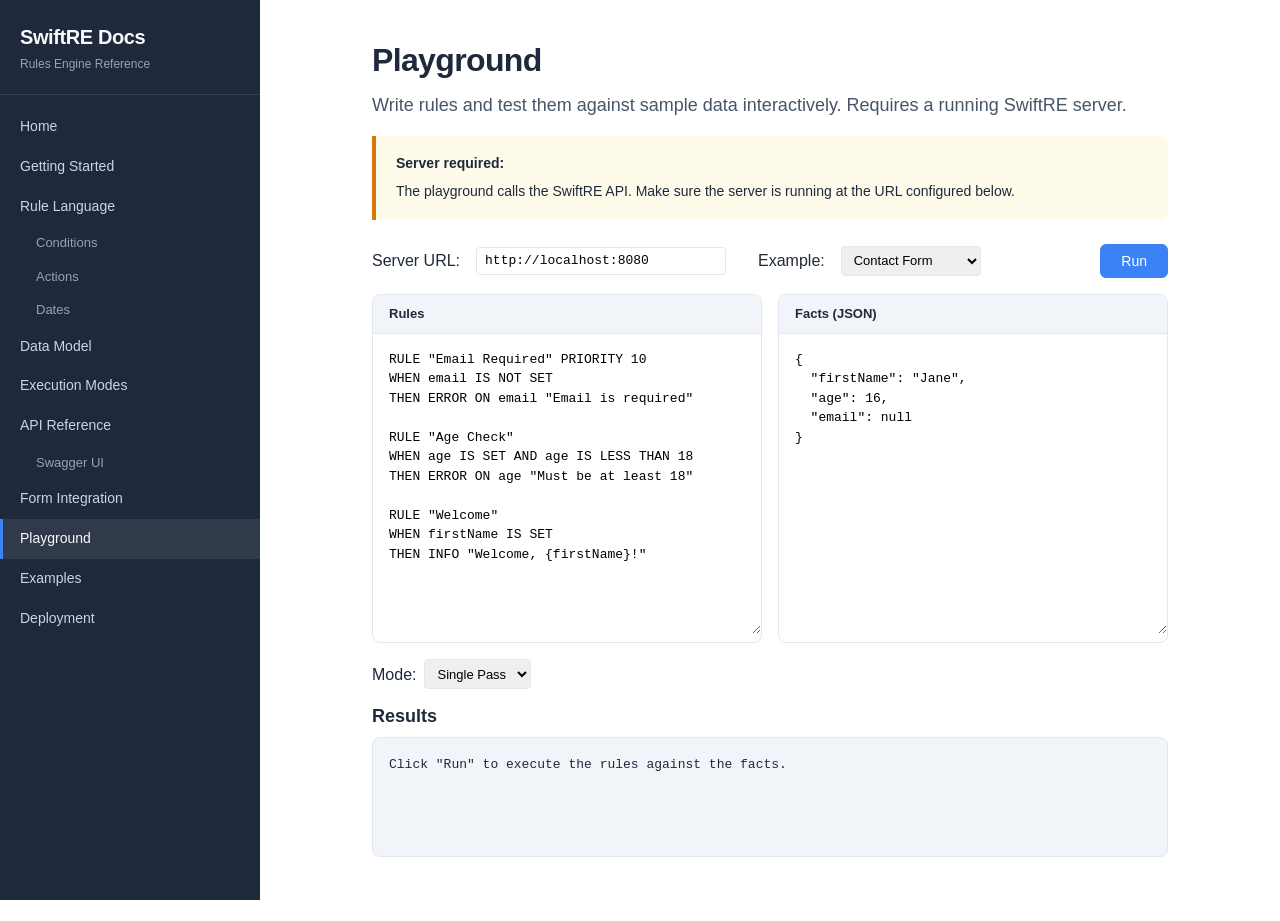
<file: pages/playground.html>
<!DOCTYPE html>
<html lang="en">
<head>
    <meta charset="UTF-8">
    <meta name="viewport" content="width=device-width, initial-scale=1.0">
    <title>Playground — SwiftRE Docs</title>
    <link rel="stylesheet" href="../css/style.css">
</head>
<body>

<button class="menu-toggle" aria-label="Toggle navigation">&#9776;</button>

<aside class="sidebar">
    <div class="sidebar-header">
        <h1>SwiftRE Docs</h1>
        <p>Rules Engine Reference</p>
    </div>
    <nav>
        <ul>
            <li><a href="../index.html">Home</a></li>
            <li><a href="getting-started.html">Getting Started</a></li>
            <li>
                <a href="rule-language.html">Rule Language</a>
                <ul>
                    <li><a href="conditions.html">Conditions</a></li>
                    <li><a href="actions.html">Actions</a></li>
                    <li><a href="dates.html">Dates</a></li>
                </ul>
            </li>
            <li><a href="data-model.html">Data Model</a></li>
            <li><a href="execution.html">Execution Modes</a></li>
            <li>
                <a href="api-reference.html">API Reference</a>
                <ul>
                    <li><a href="swagger.html">Swagger UI</a></li>
                </ul>
            </li>
            <li><a href="integration.html">Form Integration</a></li>
            <li><a href="playground.html">Playground</a></li>
            <li><a href="examples.html">Examples</a></li>
            <li><a href="deployment.html">Deployment</a></li>
        </ul>
    </nav>
</aside>

<main class="content">
    <div class="content-inner">

        <h1>Playground</h1>
        <p class="lead">Write rules and test them against sample data interactively. Requires a running SwiftRE server.</p>

        <div class="callout warning">
            <p><strong>Server required:</strong> The playground calls the SwiftRE API. Make sure the server is running at the URL configured below.</p>
        </div>

        <div class="playground-toolbar">
            <label for="pg-server">Server URL:</label>
            <input type="text" id="pg-server" value="http://localhost:8080" style="font-family: var(--font-mono); font-size: 0.8125rem; padding: 0.35rem 0.5rem; border: 1px solid var(--border); border-radius: 4px; width: 250px;">
            <label for="pg-example" style="margin-left: 1rem;">Example:</label>
            <select id="pg-example" style="padding: 0.35rem 0.5rem; border: 1px solid var(--border); border-radius: 4px; font-size: 0.8125rem;">
                <option value="contact">Contact Form</option>
                <option value="order">Order Processing</option>
                <option value="dates">Date Arithmetic</option>
                <option value="custom">Custom</option>
            </select>
            <button class="btn btn-primary" onclick="playgroundRun()" style="margin-left: auto;">Run</button>
        </div>

        <div class="playground-container">
            <div class="playground-pane">
                <div class="playground-pane-header">Rules</div>
                <textarea id="pg-rules" spellcheck="false">RULE "Email Required" PRIORITY 10
WHEN email IS NOT SET
THEN ERROR ON email "Email is required"

RULE "Age Check"
WHEN age IS SET AND age IS LESS THAN 18
THEN ERROR ON age "Must be at least 18"

RULE "Welcome"
WHEN firstName IS SET
THEN INFO "Welcome, {firstName}!"</textarea>
            </div>
            <div class="playground-pane">
                <div class="playground-pane-header">Facts (JSON)</div>
                <textarea id="pg-facts" spellcheck="false">{
  "firstName": "Jane",
  "age": 16,
  "email": null
}</textarea>
            </div>
        </div>

        <div class="playground-toolbar" style="gap: 0.5rem;">
            <label for="pg-mode">Mode:</label>
            <select id="pg-mode" style="padding: 0.35rem 0.5rem; border: 1px solid var(--border); border-radius: 4px; font-size: 0.8125rem;">
                <option value="singlePass">Single Pass</option>
                <option value="iterative">Iterative</option>
            </select>
            <label for="pg-max-iter" id="pg-max-iter-label" style="display: none; margin-left: 0.5rem;">Max iterations:</label>
            <input type="number" id="pg-max-iter" value="10" min="1" max="100" style="display: none; width: 60px; padding: 0.35rem 0.5rem; border: 1px solid var(--border); border-radius: 4px; font-size: 0.8125rem;">
            <span id="pg-status" style="margin-left: auto; font-size: 0.8125rem; color: var(--body-secondary);"></span>
        </div>

        <h3 style="margin-top: 0.5rem;">Results</h3>
        <div class="playground-results" id="pg-results">Click "Run" to execute the rules against the facts.</div>

    </div>
</main>

<script src="../js/nav.js"></script>
<script>
var pgExamples = {
    contact: {
        rules: 'RULE "Email Required" PRIORITY 10\nWHEN email IS NOT SET\nTHEN ERROR ON email "Email is required"\n\nRULE "Age Check"\nWHEN age IS SET AND age IS LESS THAN 18\nTHEN ERROR ON age "Must be at least 18"\n\nRULE "Welcome"\nWHEN firstName IS SET\nTHEN INFO "Welcome, {firstName}!"',
        facts: '{\n  "firstName": "Jane",\n  "age": 16,\n  "email": null\n}'
    },
    order: {
        rules: 'RULE "Minimum Order" PRIORITY 20\nWHEN orderTotal IS SET AND orderTotal IS LESS THAN 10\nTHEN ERROR "Minimum order is $10"\n\nRULE "Bulk Discount" PRIORITY 10\nWHEN quantity IS SET AND quantity IS AT LEAST 100\nTHEN SET discount TO 15\n  AND INFO "Bulk discount: 15% off"\n\nRULE "Large Order"\nWHEN orderTotal IS GREATER THAN 5000\nTHEN WARNING "Large order - review required"',
        facts: '{\n  "orderTotal": 7500,\n  "quantity": 150\n}'
    },
    dates: {
        rules: 'RULE "Expired"\nWHEN expiryDate IS SET AND expiryDate IS BEFORE TODAY\nTHEN ERROR "Contract has expired"\n\nRULE "Expiring Soon"\nWHEN expiryDate IS SET\n  AND expiryDate IS ON OR AFTER TODAY\n  AND expiryDate IS BEFORE TODAY + 30 DAYS\nTHEN WARNING "Expires within 30 days"\n\nRULE "Duration"\nWHEN startDate IS SET AND endDate IS SET\nTHEN SET durationDays TO DAYS BETWEEN startDate AND endDate',
        facts: '{\n  "startDate": "2025-01-01",\n  "endDate": "2025-07-15",\n  "expiryDate": "2025-07-15"\n}'
    }
};

document.getElementById("pg-example").addEventListener("change", function () {
    var ex = pgExamples[this.value];
    if (ex) {
        document.getElementById("pg-rules").value = ex.rules;
        document.getElementById("pg-facts").value = ex.facts;
    }
});

document.getElementById("pg-mode").addEventListener("change", function () {
    var show = this.value === "iterative";
    document.getElementById("pg-max-iter").style.display = show ? "inline" : "none";
    document.getElementById("pg-max-iter-label").style.display = show ? "inline" : "none";
});

async function playgroundRun() {
    var serverUrl = document.getElementById("pg-server").value.replace(/\/+$/, "");
    var rulesText = document.getElementById("pg-rules").value;
    var factsText = document.getElementById("pg-facts").value;
    var resultsEl = document.getElementById("pg-results");
    var statusEl = document.getElementById("pg-status");

    var facts;
    try {
        facts = JSON.parse(factsText);
    } catch (e) {
        resultsEl.textContent = "Invalid JSON in facts: " + e.message;
        return;
    }

    var modeSelect = document.getElementById("pg-mode").value;
    var mode;
    if (modeSelect === "iterative") {
        mode = { iterative: parseInt(document.getElementById("pg-max-iter").value) || 10 };
    } else {
        mode = "singlePass";
    }

    statusEl.textContent = "Running...";
    resultsEl.textContent = "";

    var rulesetId = "playground-" + Date.now();

    try {
        var createResp = await fetch(serverUrl + "/api/v1/rulesets", {
            method: "POST",
            headers: { "Content-Type": "application/json" },
            body: JSON.stringify({ id: rulesetId, ruleText: rulesText })
        });

        if (!createResp.ok) {
            var err = await createResp.json();
            resultsEl.textContent = "Rule parse error:\n" + (err.reason || JSON.stringify(err, null, 2));
            statusEl.textContent = "Error";
            return;
        }

        var execResp = await fetch(serverUrl + "/api/v1/rulesets/" + rulesetId + "/execute", {
            method: "POST",
            headers: { "Content-Type": "application/json" },
            body: JSON.stringify({ facts: facts, mode: mode })
        });

        var result = await execResp.json();
        resultsEl.textContent = JSON.stringify(result, null, 2);
        statusEl.textContent = "Done — " + (result.summary ? result.summary.total + " events" : "") +
            (result.iterations ? ", " + result.iterations + " iteration(s)" : "");

        fetch(serverUrl + "/api/v1/rulesets/" + rulesetId, { method: "DELETE" });

    } catch (e) {
        resultsEl.textContent = "Connection error: " + e.message +
            "\n\nMake sure the SwiftRE server is running at " + serverUrl;
        statusEl.textContent = "Connection failed";
    }
}
</script>
</body>
</html>
</file>
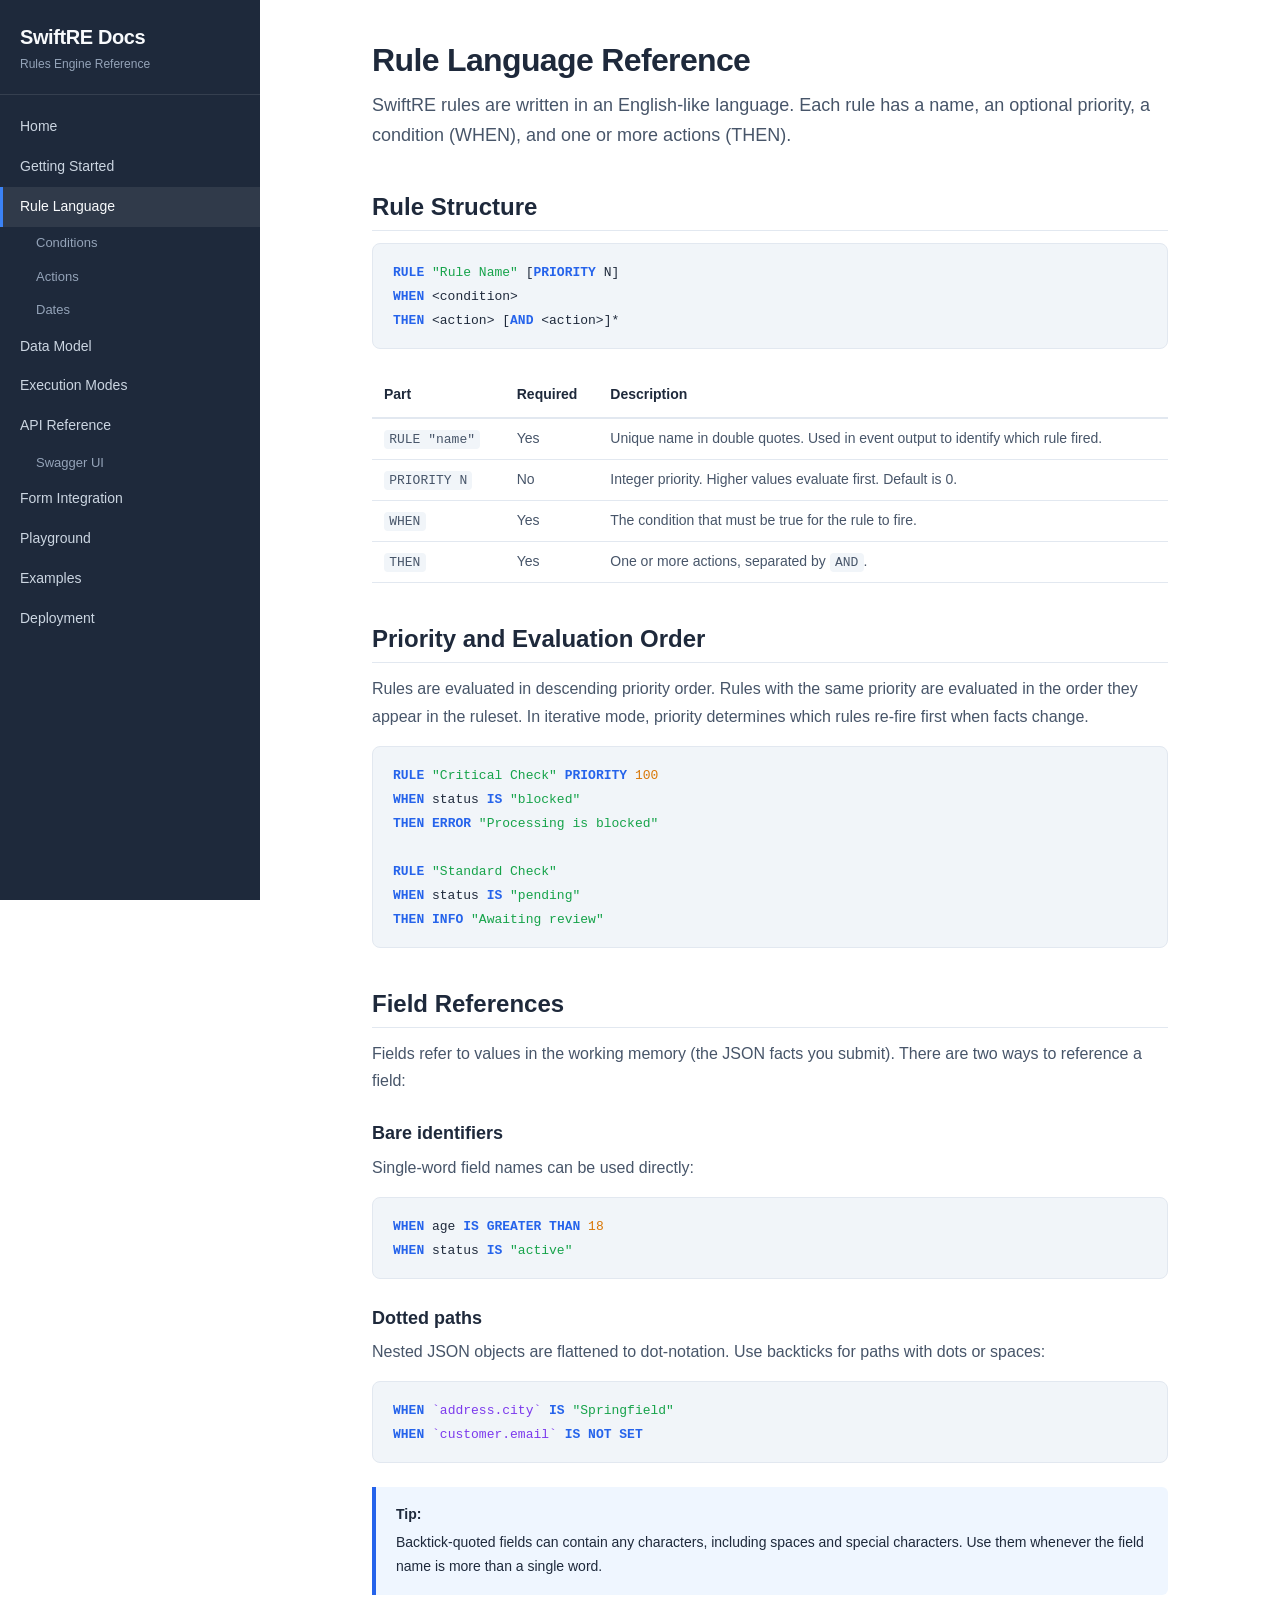
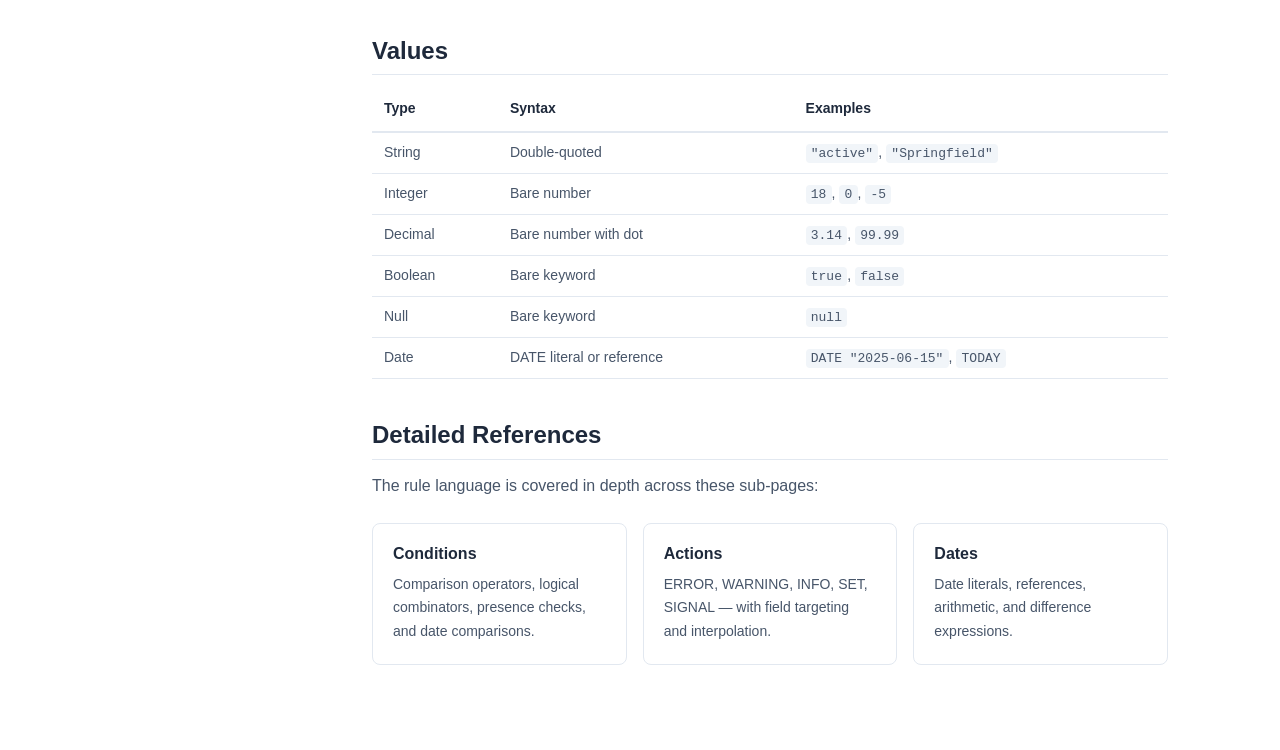
<file: pages/rule-language.html>
<!DOCTYPE html>
<html lang="en">
<head>
    <meta charset="UTF-8">
    <meta name="viewport" content="width=device-width, initial-scale=1.0">
    <title>Rule Language — SwiftRE Docs</title>
    <link rel="stylesheet" href="../css/style.css">
</head>
<body>

<button class="menu-toggle" aria-label="Toggle navigation">&#9776;</button>

<aside class="sidebar">
    <div class="sidebar-header">
        <h1>SwiftRE Docs</h1>
        <p>Rules Engine Reference</p>
    </div>
    <nav>
        <ul>
            <li><a href="../index.html">Home</a></li>
            <li><a href="getting-started.html">Getting Started</a></li>
            <li>
                <a href="rule-language.html">Rule Language</a>
                <ul>
                    <li><a href="conditions.html">Conditions</a></li>
                    <li><a href="actions.html">Actions</a></li>
                    <li><a href="dates.html">Dates</a></li>
                </ul>
            </li>
            <li><a href="data-model.html">Data Model</a></li>
            <li><a href="execution.html">Execution Modes</a></li>
            <li>
                <a href="api-reference.html">API Reference</a>
                <ul>
                    <li><a href="swagger.html">Swagger UI</a></li>
                </ul>
            </li>
            <li><a href="integration.html">Form Integration</a></li>
            <li><a href="playground.html">Playground</a></li>
            <li><a href="examples.html">Examples</a></li>
            <li><a href="deployment.html">Deployment</a></li>
        </ul>
    </nav>
</aside>

<main class="content">
    <div class="content-inner">

        <h1>Rule Language Reference</h1>
        <p class="lead">SwiftRE rules are written in an English-like language. Each rule has a name, an optional priority, a condition (WHEN), and one or more actions (THEN).</p>

        <h2>Rule Structure</h2>
        <pre><code class="language-swiftre">RULE "Rule Name" [PRIORITY N]
WHEN &lt;condition&gt;
THEN &lt;action&gt; [AND &lt;action&gt;]*</code></pre>

        <table>
            <thead>
                <tr><th>Part</th><th>Required</th><th>Description</th></tr>
            </thead>
            <tbody>
                <tr><td><code>RULE "name"</code></td><td>Yes</td><td>Unique name in double quotes. Used in event output to identify which rule fired.</td></tr>
                <tr><td><code>PRIORITY N</code></td><td>No</td><td>Integer priority. Higher values evaluate first. Default is 0.</td></tr>
                <tr><td><code>WHEN</code></td><td>Yes</td><td>The condition that must be true for the rule to fire.</td></tr>
                <tr><td><code>THEN</code></td><td>Yes</td><td>One or more actions, separated by <code>AND</code>.</td></tr>
            </tbody>
        </table>

        <h2>Priority and Evaluation Order</h2>
        <p>Rules are evaluated in descending priority order. Rules with the same priority are evaluated in the order they appear in the ruleset. In iterative mode, priority determines which rules re-fire first when facts change.</p>
        <pre><code class="language-swiftre">RULE "Critical Check" PRIORITY 100
WHEN status IS "blocked"
THEN ERROR "Processing is blocked"

RULE "Standard Check"
WHEN status IS "pending"
THEN INFO "Awaiting review"</code></pre>

        <h2>Field References</h2>
        <p>Fields refer to values in the working memory (the JSON facts you submit). There are two ways to reference a field:</p>

        <h3>Bare identifiers</h3>
        <p>Single-word field names can be used directly:</p>
        <pre><code class="language-swiftre">WHEN age IS GREATER THAN 18
WHEN status IS "active"</code></pre>

        <h3>Dotted paths</h3>
        <p>Nested JSON objects are flattened to dot-notation. Use backticks for paths with dots or spaces:</p>
        <pre><code class="language-swiftre">WHEN `address.city` IS "Springfield"
WHEN `customer.email` IS NOT SET</code></pre>

        <div class="callout">
            <p><strong>Tip:</strong> Backtick-quoted fields can contain any characters, including spaces and special characters. Use them whenever the field name is more than a single word.</p>
        </div>

        <h2>Values</h2>
        <table>
            <thead>
                <tr><th>Type</th><th>Syntax</th><th>Examples</th></tr>
            </thead>
            <tbody>
                <tr><td>String</td><td>Double-quoted</td><td><code>"active"</code>, <code>"Springfield"</code></td></tr>
                <tr><td>Integer</td><td>Bare number</td><td><code>18</code>, <code>0</code>, <code>-5</code></td></tr>
                <tr><td>Decimal</td><td>Bare number with dot</td><td><code>3.14</code>, <code>99.99</code></td></tr>
                <tr><td>Boolean</td><td>Bare keyword</td><td><code>true</code>, <code>false</code></td></tr>
                <tr><td>Null</td><td>Bare keyword</td><td><code>null</code></td></tr>
                <tr><td>Date</td><td>DATE literal or reference</td><td><code>DATE "2025-06-15"</code>, <code>TODAY</code></td></tr>
            </tbody>
        </table>

        <h2>Detailed References</h2>
        <p>The rule language is covered in depth across these sub-pages:</p>
        <div class="card-grid">
            <a class="card" href="conditions.html">
                <h3>Conditions</h3>
                <p>Comparison operators, logical combinators, presence checks, and date comparisons.</p>
            </a>
            <a class="card" href="actions.html">
                <h3>Actions</h3>
                <p>ERROR, WARNING, INFO, SET, SIGNAL &mdash; with field targeting and interpolation.</p>
            </a>
            <a class="card" href="dates.html">
                <h3>Dates</h3>
                <p>Date literals, references, arithmetic, and difference expressions.</p>
            </a>
        </div>

    </div>
</main>

<script src="../js/nav.js"></script>
<script src="../js/highlight.js"></script>
</body>
</html>
</file>
<file: css/style.css>
/* SwiftRE Documentation — Site-wide Styles */

:root {
    --sidebar-width: 260px;
    --sidebar-bg: #1e293b;
    --sidebar-text: #cbd5e1;
    --sidebar-active: #f8fafc;
    --sidebar-hover: #94a3b8;
    --sidebar-accent: #3b82f6;
    --content-max: 860px;
    --body-bg: #ffffff;
    --body-text: #1e293b;
    --body-secondary: #475569;
    --code-bg: #f1f5f9;
    --code-border: #e2e8f0;
    --border: #e2e8f0;
    --link: #2563eb;
    --link-hover: #1d4ed8;
    --error-color: #dc2626;
    --warning-color: #d97706;
    --info-color: #2563eb;
    --success-color: #16a34a;
    --card-shadow: 0 1px 3px rgba(0,0,0,0.1), 0 1px 2px rgba(0,0,0,0.06);
    --font-sans: -apple-system, BlinkMacSystemFont, "Segoe UI", Roboto, Helvetica, Arial, sans-serif;
    --font-mono: "SF Mono", "Fira Code", "Fira Mono", "Roboto Mono", Menlo, Consolas, monospace;
}

*, *::before, *::after {
    box-sizing: border-box;
    margin: 0;
    padding: 0;
}

html {
    font-size: 16px;
    scroll-behavior: smooth;
}

body {
    font-family: var(--font-sans);
    color: var(--body-text);
    background: var(--body-bg);
    line-height: 1.7;
    display: flex;
    min-height: 100vh;
}

/* ── Sidebar ── */

.sidebar {
    width: var(--sidebar-width);
    background: var(--sidebar-bg);
    color: var(--sidebar-text);
    position: fixed;
    top: 0;
    left: 0;
    bottom: 0;
    overflow-y: auto;
    padding: 1.5rem 0;
    z-index: 100;
    transition: transform 0.3s ease;
}

.sidebar-header {
    padding: 0 1.25rem 1.25rem;
    border-bottom: 1px solid rgba(255,255,255,0.1);
    margin-bottom: 0.75rem;
}

.sidebar-header h1 {
    font-size: 1.25rem;
    font-weight: 700;
    color: #f8fafc;
    letter-spacing: -0.02em;
}

.sidebar-header p {
    font-size: 0.75rem;
    color: var(--sidebar-hover);
    margin-top: 0.25rem;
}

.sidebar nav ul {
    list-style: none;
}

.sidebar nav > ul > li > a {
    display: block;
    padding: 0.5rem 1.25rem;
    color: var(--sidebar-text);
    text-decoration: none;
    font-size: 0.875rem;
    font-weight: 500;
    transition: color 0.15s, background 0.15s;
}

.sidebar nav > ul > li > a:hover {
    color: var(--sidebar-active);
    background: rgba(255,255,255,0.05);
}

.sidebar nav > ul > li > a.active {
    color: var(--sidebar-active);
    background: rgba(255,255,255,0.08);
    border-left: 3px solid var(--sidebar-accent);
    padding-left: calc(1.25rem - 3px);
}

.sidebar nav ul ul {
    list-style: none;
}

.sidebar nav ul ul a {
    display: block;
    padding: 0.35rem 1.25rem 0.35rem 2.25rem;
    color: var(--sidebar-hover);
    text-decoration: none;
    font-size: 0.8125rem;
    transition: color 0.15s;
}

.sidebar nav ul ul a:hover {
    color: var(--sidebar-active);
}

.sidebar nav ul ul a.active {
    color: var(--sidebar-active);
}

/* ── Mobile menu toggle ── */

.menu-toggle {
    display: none;
    position: fixed;
    top: 1rem;
    left: 1rem;
    z-index: 200;
    background: var(--sidebar-bg);
    color: #f8fafc;
    border: none;
    border-radius: 6px;
    padding: 0.5rem 0.65rem;
    cursor: pointer;
    font-size: 1.25rem;
    line-height: 1;
}

/* ── Main content ── */

.content {
    margin-left: var(--sidebar-width);
    flex: 1;
    min-width: 0;
}

.content-inner {
    max-width: var(--content-max);
    margin: 0 auto;
    padding: 2.5rem 2rem 4rem;
}

/* ── Typography ── */

h1, h2, h3, h4 {
    color: var(--body-text);
    line-height: 1.3;
}

.content h1 {
    font-size: 2rem;
    font-weight: 700;
    margin-bottom: 0.5rem;
    letter-spacing: -0.02em;
}

.content h2 {
    font-size: 1.5rem;
    font-weight: 600;
    margin-top: 2.5rem;
    margin-bottom: 0.75rem;
    padding-bottom: 0.5rem;
    border-bottom: 1px solid var(--border);
}

.content h3 {
    font-size: 1.125rem;
    font-weight: 600;
    margin-top: 1.75rem;
    margin-bottom: 0.5rem;
}

.content p {
    margin-bottom: 1rem;
    color: var(--body-secondary);
}

.content a {
    color: var(--link);
    text-decoration: none;
}

.content a:hover {
    color: var(--link-hover);
    text-decoration: underline;
}

.lead {
    font-size: 1.125rem;
    color: var(--body-secondary);
    margin-bottom: 1.5rem;
}

/* ── Code ── */

code {
    font-family: var(--font-mono);
    font-size: 0.875em;
    background: var(--code-bg);
    padding: 0.15em 0.4em;
    border-radius: 4px;
}

pre {
    background: var(--code-bg);
    border: 1px solid var(--code-border);
    border-radius: 8px;
    padding: 1rem 1.25rem;
    overflow-x: auto;
    margin-bottom: 1.5rem;
    line-height: 1.5;
}

pre code {
    background: none;
    padding: 0;
    font-size: 0.8125rem;
}

/* ── Tables ── */

table {
    width: 100%;
    border-collapse: collapse;
    margin-bottom: 1.5rem;
    font-size: 0.875rem;
}

thead th {
    text-align: left;
    font-weight: 600;
    padding: 0.625rem 0.75rem;
    border-bottom: 2px solid var(--border);
    color: var(--body-text);
}

tbody td {
    padding: 0.5rem 0.75rem;
    border-bottom: 1px solid var(--border);
    color: var(--body-secondary);
}

tbody tr:hover {
    background: var(--code-bg);
}

tbody td code {
    font-size: 0.8125rem;
}

/* ── Cards ── */

.card-grid {
    display: grid;
    grid-template-columns: repeat(auto-fit, minmax(220px, 1fr));
    gap: 1rem;
    margin: 1.5rem 0;
}

.card {
    background: #fff;
    border: 1px solid var(--border);
    border-radius: 8px;
    padding: 1.25rem;
    text-decoration: none;
    color: inherit;
    transition: box-shadow 0.2s, border-color 0.2s;
}

.card:hover {
    box-shadow: var(--card-shadow);
    border-color: var(--sidebar-accent);
    text-decoration: none;
}

.card h3 {
    font-size: 1rem;
    margin: 0 0 0.5rem;
    color: var(--body-text);
}

.card p {
    font-size: 0.875rem;
    color: var(--body-secondary);
    margin: 0;
}

/* ── Hero (landing page) ── */

.hero {
    text-align: center;
    padding: 3rem 0 2rem;
}

.hero h1 {
    font-size: 2.5rem;
    margin-bottom: 0.75rem;
}

.hero .tagline {
    font-size: 1.25rem;
    color: var(--body-secondary);
    margin-bottom: 2rem;
    max-width: 600px;
    margin-left: auto;
    margin-right: auto;
}

.features {
    display: grid;
    grid-template-columns: repeat(3, 1fr);
    gap: 1.5rem;
    margin: 2rem 0;
}

.feature {
    text-align: center;
    padding: 1.5rem 1rem;
}

.feature-icon {
    font-size: 2rem;
    margin-bottom: 0.75rem;
}

.feature h3 {
    font-size: 1rem;
    margin: 0 0 0.5rem;
}

.feature p {
    font-size: 0.875rem;
    color: var(--body-secondary);
    margin: 0;
}

/* ── Example block (landing page) ── */

.example-block {
    text-align: left;
    margin: 2.5rem 0;
    max-width: 700px;
    margin-left: auto;
    margin-right: auto;
}

.example-block h2 {
    text-align: center;
    border: none;
}

.example-block .annotation {
    font-size: 0.8125rem;
    color: var(--body-secondary);
    margin-top: -0.75rem;
    margin-bottom: 1.5rem;
}

/* ── Callout boxes ── */

.callout {
    border-left: 4px solid var(--info-color);
    background: #eff6ff;
    padding: 1rem 1.25rem;
    border-radius: 0 6px 6px 0;
    margin-bottom: 1.5rem;
    font-size: 0.875rem;
}

.callout.warning {
    border-left-color: var(--warning-color);
    background: #fffbeb;
}

.callout.tip {
    border-left-color: var(--success-color);
    background: #f0fdf4;
}

.callout p {
    margin: 0;
    color: var(--body-text);
}

.callout strong {
    display: block;
    margin-bottom: 0.25rem;
}

/* ── Steps (numbered instructions) ── */

.steps {
    counter-reset: step;
    list-style: none;
    margin-bottom: 1.5rem;
}

.steps li {
    counter-increment: step;
    position: relative;
    padding-left: 2.5rem;
    margin-bottom: 1.25rem;
}

.steps li::before {
    content: counter(step);
    position: absolute;
    left: 0;
    top: 0.1em;
    width: 1.75rem;
    height: 1.75rem;
    background: var(--sidebar-accent);
    color: #fff;
    border-radius: 50%;
    font-size: 0.8125rem;
    font-weight: 600;
    display: flex;
    align-items: center;
    justify-content: center;
}

/* ── Endpoint blocks (API reference) ── */

.endpoint {
    border: 1px solid var(--border);
    border-radius: 8px;
    margin-bottom: 1.5rem;
    overflow: hidden;
}

.endpoint-header {
    display: flex;
    align-items: center;
    gap: 0.75rem;
    padding: 0.75rem 1rem;
    background: var(--code-bg);
    border-bottom: 1px solid var(--border);
}

.method {
    display: inline-block;
    padding: 0.2rem 0.5rem;
    border-radius: 4px;
    font-family: var(--font-mono);
    font-size: 0.75rem;
    font-weight: 700;
    text-transform: uppercase;
}

.method.get { background: #dbeafe; color: #1e40af; }
.method.post { background: #dcfce7; color: #166534; }
.method.put { background: #fef3c7; color: #92400e; }
.method.delete { background: #fee2e2; color: #991b1b; }

.endpoint-path {
    font-family: var(--font-mono);
    font-size: 0.875rem;
    font-weight: 500;
}

.endpoint-body {
    padding: 1rem;
}

.endpoint-body p {
    font-size: 0.875rem;
}

/* ── Tabs (for request/response examples) ── */

.tabs {
    display: flex;
    gap: 0;
    border-bottom: 1px solid var(--border);
    margin-bottom: 1rem;
}

.tab {
    padding: 0.5rem 1rem;
    font-size: 0.8125rem;
    font-weight: 500;
    border: none;
    background: none;
    color: var(--body-secondary);
    cursor: pointer;
    border-bottom: 2px solid transparent;
    margin-bottom: -1px;
}

.tab.active {
    color: var(--sidebar-accent);
    border-bottom-color: var(--sidebar-accent);
}

.tab-content {
    display: none;
}

.tab-content.active {
    display: block;
}

/* ── Playground ── */

.playground-container {
    display: grid;
    grid-template-columns: 1fr 1fr;
    gap: 1rem;
    margin-bottom: 1rem;
}

.playground-pane {
    border: 1px solid var(--border);
    border-radius: 8px;
    overflow: hidden;
}

.playground-pane-header {
    padding: 0.5rem 1rem;
    background: var(--code-bg);
    border-bottom: 1px solid var(--border);
    font-size: 0.8125rem;
    font-weight: 600;
}

.playground-pane textarea {
    width: 100%;
    min-height: 300px;
    border: none;
    padding: 1rem;
    font-family: var(--font-mono);
    font-size: 0.8125rem;
    line-height: 1.5;
    resize: vertical;
    outline: none;
}

.playground-toolbar {
    display: flex;
    align-items: center;
    gap: 1rem;
    margin-bottom: 1rem;
}

.btn {
    display: inline-flex;
    align-items: center;
    gap: 0.5rem;
    padding: 0.5rem 1.25rem;
    font-size: 0.875rem;
    font-weight: 500;
    border: 1px solid var(--border);
    border-radius: 6px;
    background: #fff;
    cursor: pointer;
    transition: all 0.15s;
}

.btn:hover {
    border-color: var(--sidebar-accent);
    color: var(--sidebar-accent);
}

.btn-primary {
    background: var(--sidebar-accent);
    color: #fff;
    border-color: var(--sidebar-accent);
}

.btn-primary:hover {
    background: var(--link-hover);
    border-color: var(--link-hover);
}

.playground-results {
    border: 1px solid var(--border);
    border-radius: 8px;
    padding: 1rem;
    min-height: 120px;
    background: var(--code-bg);
    font-family: var(--font-mono);
    font-size: 0.8125rem;
    white-space: pre-wrap;
}

/* ── Responsive ── */

@media (max-width: 768px) {
    .sidebar {
        transform: translateX(-100%);
    }

    .sidebar.open {
        transform: translateX(0);
    }

    .menu-toggle {
        display: block;
    }

    .content {
        margin-left: 0;
    }

    .content-inner {
        padding: 4rem 1.25rem 3rem;
    }

    .features {
        grid-template-columns: 1fr;
    }

    .hero h1 {
        font-size: 1.75rem;
    }

    .playground-container {
        grid-template-columns: 1fr;
    }

    .card-grid {
        grid-template-columns: 1fr;
    }

    table {
        display: block;
        overflow-x: auto;
    }
}

/* ── Syntax highlighting ── */

.hl-keyword { color: #2563eb; font-weight: 600; }
.hl-string  { color: #16a34a; }
.hl-number  { color: #d97706; }
.hl-field   { color: #7c3aed; }
.hl-comment { color: #94a3b8; font-style: italic; }

@media (max-width: 480px) {
    .content-inner {
        padding: 3.5rem 1rem 2rem;
    }
}
</file>
